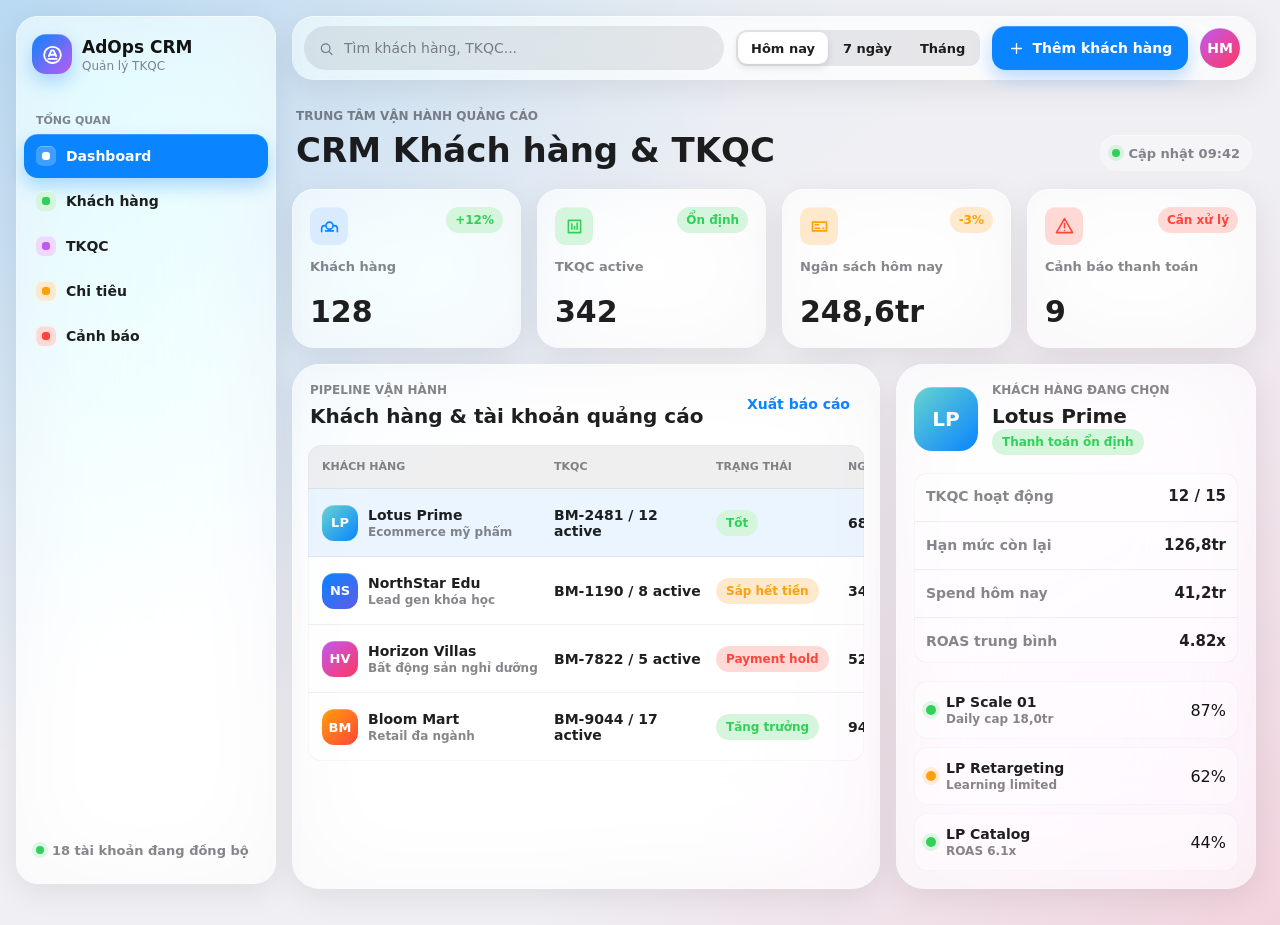
<file: skills/ui/examples/apple-ui/index.html>
<!doctype html>
<html lang="vi">
  <head>
    <meta charset="UTF-8" />
    <meta name="viewport" content="width=device-width, initial-scale=1.0" />
    <title>AdOps CRM</title>
    <link rel="stylesheet" href="styles.css" />
  </head>
  <body>
    <div class="app-shell">
      <aside class="sidebar glass-regular" aria-label="Điều hướng CRM">
        <div class="brand">
          <div class="brand-mark" aria-hidden="true">
            <svg viewBox="0 0 24 24" role="img">
              <path d="M4 12.3c0-4.2 3.4-7.6 7.6-7.6h.8c4.2 0 7.6 3.4 7.6 7.6v.2c0 4.2-3.4 7.6-7.6 7.6h-.8C7.4 20.1 4 16.7 4 12.5v-.2Z" />
              <path d="M8.5 13.5 11 8h2l2.5 5.5m-5.9-1.3h4.8M8 16.2h8" />
            </svg>
          </div>
          <div>
            <strong>AdOps CRM</strong>
            <span>Quản lý TKQC</span>
          </div>
        </div>

        <nav class="nav-stack">
          <p class="sidebar-section">Tổng quan</p>
          <a class="sidebar-row active" href="#">
            <span class="nav-icon blue"></span>
            Dashboard
          </a>
          <a class="sidebar-row" href="#">
            <span class="nav-icon green"></span>
            Khách hàng
          </a>
          <a class="sidebar-row" href="#">
            <span class="nav-icon purple"></span>
            TKQC
          </a>
          <a class="sidebar-row" href="#">
            <span class="nav-icon orange"></span>
            Chi tiêu
          </a>
          <a class="sidebar-row" href="#">
            <span class="nav-icon red"></span>
            Cảnh báo
          </a>
        </nav>

        <div class="sidebar-footer">
          <span class="live-dot"></span>
          18 tài khoản đang đồng bộ
        </div>
      </aside>

      <main class="workspace">
        <header class="toolbar glass-thin">
          <div class="mobile-brand">
            <div class="brand-mark small" aria-hidden="true">
              <svg viewBox="0 0 24 24" role="img">
                <path d="M4 12.3c0-4.2 3.4-7.6 7.6-7.6h.8c4.2 0 7.6 3.4 7.6 7.6v.2c0 4.2-3.4 7.6-7.6 7.6h-.8C7.4 20.1 4 16.7 4 12.5v-.2Z" />
                <path d="M8.5 13.5 11 8h2l2.5 5.5m-5.9-1.3h4.8M8 16.2h8" />
              </svg>
            </div>
            <span>AdOps</span>
          </div>

          <label class="search" aria-label="Tìm kiếm">
            <svg viewBox="0 0 24 24" aria-hidden="true">
              <path d="m21 21-4.35-4.35m1.35-5.15a6.5 6.5 0 1 1-13 0 6.5 6.5 0 0 1 13 0Z" />
            </svg>
            <input type="search" placeholder="Tìm khách hàng, TKQC..." />
          </label>

          <div class="segmented" aria-label="Bộ lọc thời gian">
            <button class="seg-item active" type="button">Hôm nay</button>
            <button class="seg-item" type="button">7 ngày</button>
            <button class="seg-item" type="button">Tháng</button>
          </div>

          <button class="btn-glass" type="button">
            <svg viewBox="0 0 24 24" aria-hidden="true">
              <path d="M12 5v14M5 12h14" />
            </svg>
            Thêm khách hàng
          </button>

          <div class="avatar" aria-label="Tài khoản HM">HM</div>
        </header>

        <section class="page-heading" aria-labelledby="page-title">
          <div>
            <p class="eyebrow">Trung tâm vận hành quảng cáo</p>
            <h1 id="page-title">CRM Khách hàng &amp; TKQC</h1>
          </div>
          <div class="sync-pill">
            <span class="live-dot"></span>
            Cập nhật 09:42
          </div>
        </section>

        <section class="stats-grid" aria-label="Chỉ số nhanh">
          <article class="stat-card glass-regular">
            <div class="stat-top">
              <div class="stat-icon blue">
                <svg viewBox="0 0 24 24" aria-hidden="true">
                  <path d="M16 11a4 4 0 1 0-8 0m8 0a4 4 0 1 1-8 0m8 0h1.5A3.5 3.5 0 0 1 21 14.5V18M8 11H6.5A3.5 3.5 0 0 0 3 14.5V18m4.5-1h9" />
                </svg>
              </div>
              <span class="trend up">+12%</span>
            </div>
            <p class="stat-label">Khách hàng</p>
            <strong class="stat-value">128</strong>
          </article>

          <article class="stat-card glass-regular">
            <div class="stat-top">
              <div class="stat-icon green">
                <svg viewBox="0 0 24 24" aria-hidden="true">
                  <path d="M5 19V5h14v14H5Zm4-4V9m3 6v-3m3 3V8" />
                </svg>
              </div>
              <span class="trend stable">Ổn định</span>
            </div>
            <p class="stat-label">TKQC active</p>
            <strong class="stat-value">342</strong>
          </article>

          <article class="stat-card glass-regular">
            <div class="stat-top">
              <div class="stat-icon orange">
                <svg viewBox="0 0 24 24" aria-hidden="true">
                  <path d="M4 7h16v10H4V7Zm3 3h4m5 4h1M7 14h5" />
                </svg>
              </div>
              <span class="trend down">-3%</span>
            </div>
            <p class="stat-label">Ngân sách hôm nay</p>
            <strong class="stat-value">248,6tr</strong>
          </article>

          <article class="stat-card glass-regular">
            <div class="stat-top">
              <div class="stat-icon red">
                <svg viewBox="0 0 24 24" aria-hidden="true">
                  <path d="M12 3 2.8 19h18.4L12 3Zm0 5.5v5m0 3h.01" />
                </svg>
              </div>
              <span class="trend alert">Cần xử lý</span>
            </div>
            <p class="stat-label">Cảnh báo thanh toán</p>
            <strong class="stat-value">9</strong>
          </article>
        </section>

        <section class="content-grid">
          <section class="table-panel glass-regular" aria-labelledby="table-title">
            <div class="panel-header">
              <div>
                <p class="eyebrow">Pipeline vận hành</p>
                <h2 id="table-title">Khách hàng &amp; tài khoản quảng cáo</h2>
              </div>
              <button class="btn-plain" type="button">Xuất báo cáo</button>
            </div>

            <div class="data-table" role="table" aria-label="Danh sách khách hàng và TKQC">
              <div class="table-row table-head" role="row">
                <span role="columnheader">Khách hàng</span>
                <span role="columnheader">TKQC</span>
                <span role="columnheader">Trạng thái</span>
                <span role="columnheader">Ngân sách</span>
                <span role="columnheader">Spend</span>
                <span role="columnheader">Owner</span>
              </div>

              <div class="table-row selected" role="row">
                <span class="client-cell" role="cell" data-label="Khách hàng">
                  <span class="client-logo mint">LP</span>
                  <span>
                    <strong>Lotus Prime</strong>
                    <small>Ecommerce mỹ phẩm</small>
                  </span>
                </span>
                <span role="cell" data-label="TKQC">BM-2481 / 12 active</span>
                <span role="cell" data-label="Trạng thái"><span class="badge success">Tốt</span></span>
                <span class="numeric" role="cell" data-label="Ngân sách">68,0tr</span>
                <span class="numeric" role="cell" data-label="Spend">41,2tr</span>
                <span role="cell" data-label="Owner">Minh Hà</span>
              </div>

              <div class="table-row" role="row">
                <span class="client-cell" role="cell" data-label="Khách hàng">
                  <span class="client-logo blue">NS</span>
                  <span>
                    <strong>NorthStar Edu</strong>
                    <small>Lead gen khóa học</small>
                  </span>
                </span>
                <span role="cell" data-label="TKQC">BM-1190 / 8 active</span>
                <span role="cell" data-label="Trạng thái"><span class="badge warning">Sắp hết tiền</span></span>
                <span class="numeric" role="cell" data-label="Ngân sách">34,5tr</span>
                <span class="numeric" role="cell" data-label="Spend">31,8tr</span>
                <span role="cell" data-label="Owner">Quang Anh</span>
              </div>

              <div class="table-row" role="row">
                <span class="client-cell" role="cell" data-label="Khách hàng">
                  <span class="client-logo purple">HV</span>
                  <span>
                    <strong>Horizon Villas</strong>
                    <small>Bất động sản nghỉ dưỡng</small>
                  </span>
                </span>
                <span role="cell" data-label="TKQC">BM-7822 / 5 active</span>
                <span role="cell" data-label="Trạng thái"><span class="badge error">Payment hold</span></span>
                <span class="numeric" role="cell" data-label="Ngân sách">52,0tr</span>
                <span class="numeric" role="cell" data-label="Spend">18,7tr</span>
                <span role="cell" data-label="Owner">Lan Chi</span>
              </div>

              <div class="table-row" role="row">
                <span class="client-cell" role="cell" data-label="Khách hàng">
                  <span class="client-logo orange">BM</span>
                  <span>
                    <strong>Bloom Mart</strong>
                    <small>Retail đa ngành</small>
                  </span>
                </span>
                <span role="cell" data-label="TKQC">BM-9044 / 17 active</span>
                <span role="cell" data-label="Trạng thái"><span class="badge success">Tăng trưởng</span></span>
                <span class="numeric" role="cell" data-label="Ngân sách">94,0tr</span>
                <span class="numeric" role="cell" data-label="Spend">72,5tr</span>
                <span role="cell" data-label="Owner">Minh Hà</span>
              </div>
            </div>
          </section>

          <aside class="detail-panel glass-regular" aria-labelledby="detail-title">
            <div class="detail-hero">
              <div class="client-logo large mint">LP</div>
              <div>
                <p class="eyebrow">Khách hàng đang chọn</p>
                <h2 id="detail-title">Lotus Prime</h2>
                <span class="badge success">Thanh toán ổn định</span>
              </div>
            </div>

            <div class="metric-list">
              <div class="metric-row">
                <span>TKQC hoạt động</span>
                <strong class="numeric">12 / 15</strong>
              </div>
              <div class="metric-row">
                <span>Hạn mức còn lại</span>
                <strong class="numeric">126,8tr</strong>
              </div>
              <div class="metric-row">
                <span>Spend hôm nay</span>
                <strong class="numeric">41,2tr</strong>
              </div>
              <div class="metric-row">
                <span>ROAS trung bình</span>
                <strong class="numeric">4.82x</strong>
              </div>
            </div>

            <div class="account-stack">
              <div class="mini-account">
                <span class="status-dot ok"></span>
                <div>
                  <strong>LP Scale 01</strong>
                  <small>Daily cap 18,0tr</small>
                </div>
                <span class="numeric">87%</span>
              </div>
              <div class="mini-account">
                <span class="status-dot watch"></span>
                <div>
                  <strong>LP Retargeting</strong>
                  <small>Learning limited</small>
                </div>
                <span class="numeric">62%</span>
              </div>
              <div class="mini-account">
                <span class="status-dot ok"></span>
                <div>
                  <strong>LP Catalog</strong>
                  <small>ROAS 6.1x</small>
                </div>
                <span class="numeric">44%</span>
              </div>
            </div>
          </aside>
        </section>
      </main>
    </div>

    <nav class="tab-bar glass-thin" aria-label="Điều hướng nhanh">
      <a class="tab-item active" href="#">
        <span class="tab-symbol dashboard"></span>
        Dashboard
      </a>
      <a class="tab-item" href="#">
        <span class="tab-symbol clients"></span>
        Khách hàng
      </a>
      <a class="tab-item" href="#">
        <span class="tab-symbol accounts"></span>
        TKQC
      </a>
      <a class="tab-item" href="#">
        <span class="tab-symbol alerts"></span>
        Cảnh báo
      </a>
    </nav>
  </body>
</html>
</file>
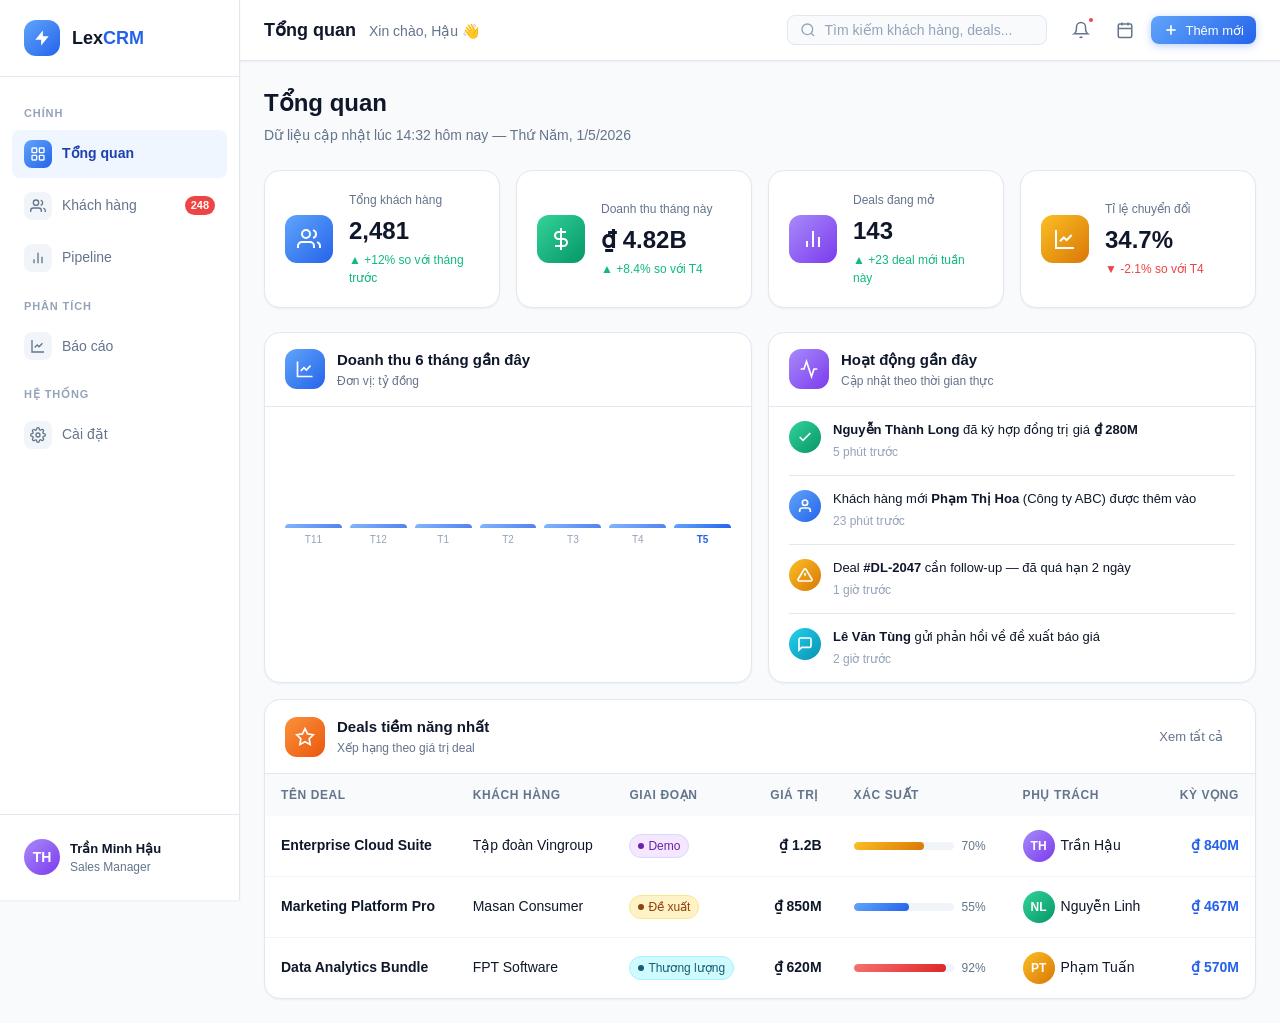
<file: skills/ui/examples/ui-crm/index.html>
<!DOCTYPE html>
<html lang="vi">
<head>
<meta charset="UTF-8">
<meta name="viewport" content="width=device-width, initial-scale=1.0">
<title>LexCRM — Quản lý khách hàng</title>
<style>
/* ===== CSS VARIABLES (ui-crm style guide) ===== */
:root {
  --c-primary: #2563eb;
  --c-primary-soft: #eff6ff;
  --c-primary-text: #1e40af;
  --c-success: #10b981;
  --c-success-soft: #d1fae5;
  --c-success-text: #065f46;
  --c-warning: #f59e0b;
  --c-warning-soft: #fef3c7;
  --c-warning-text: #92400e;
  --c-error: #ef4444;
  --c-error-soft: #fee2e2;
  --c-error-text: #991b1b;
  --c-info: #06b6d4;
  --c-info-soft: #cffafe;
  --c-info-text: #155e75;
  --c-purple: #8b5cf6;
  --c-purple-soft: #f3e8ff;
  --c-purple-text: #6b21a8;
  --c-orange: #f97316;
  --c-orange-soft: #ffedd5;
  --c-orange-text: #9a3412;
  --c-bg: #f8fafc;
  --c-surface: #ffffff;
  --c-border: #e2e8f0;
  --c-border-strong: #cbd5e1;
  --c-text: #0f172a;
  --c-text-secondary: #64748b;
  --c-text-tertiary: #94a3b8;

  --grad-blue: linear-gradient(135deg, #60a5fa, #2563eb);
  --grad-emerald: linear-gradient(135deg, #34d399, #059669);
  --grad-amber: linear-gradient(135deg, #fbbf24, #d97706);
  --grad-purple: linear-gradient(135deg, #a78bfa, #7c3aed);
  --grad-orange: linear-gradient(135deg, #fb923c, #ea580c);
  --grad-cyan: linear-gradient(135deg, #22d3ee, #0891b2);
  --grad-red: linear-gradient(135deg, #f87171, #dc2626);

  --shadow-sm: 0 1px 2px rgb(0 0 0 / 5%);
  --shadow-md: 0 4px 12px rgb(0 0 0 / 10%);
  --shadow-lg: 0 10px 25px rgb(0 0 0 / 15%);
  --shadow-xl: 0 25px 50px rgb(0 0 0 / 25%);
}

/* ===== RESET & BASE ===== */
*, *::before, *::after { box-sizing: border-box; margin: 0; padding: 0; }
body { font-family: -apple-system, BlinkMacSystemFont, 'Segoe UI', sans-serif; background: var(--c-bg); color: var(--c-text); font-size: 0.875rem; line-height: 1.5; }
button { cursor: pointer; font-family: inherit; border: none; }
input, select, textarea { font-family: inherit; }
a { text-decoration: none; color: inherit; }

/* ===== ANIMATIONS ===== */
@keyframes modalIn {
  from { opacity: 0; transform: scale(0.96) translateY(8px); }
  to   { opacity: 1; transform: scale(1) translateY(0); }
}
@keyframes slideUp {
  from { opacity: 0; transform: translateY(1rem); }
  to   { opacity: 1; transform: translateY(0); }
}
@keyframes fadeIn {
  from { opacity: 0; transform: translateY(4px); }
  to   { opacity: 1; transform: translateY(0); }
}
@keyframes pulseDot {
  0%,100% { opacity: 1; transform: scale(1); }
  50%     { opacity: 0.5; transform: scale(1.4); }
}
@keyframes skeleton {
  0%   { background-position: 200% 0; }
  100% { background-position: -200% 0; }
}

/* ===== LAYOUT ===== */
.app { display: flex; min-height: 100vh; }

/* ===== SIDEBAR ===== */
.sidebar {
  width: 240px;
  background: var(--c-surface);
  border-right: 1px solid var(--c-border);
  box-shadow: var(--shadow-sm);
  display: flex;
  flex-direction: column;
  position: fixed;
  top: 0; left: 0; bottom: 0;
  z-index: 100;
}
.sidebar-logo {
  padding: 1.25rem 1.5rem;
  border-bottom: 1px solid var(--c-border);
  display: flex;
  align-items: center;
  gap: 0.75rem;
}
.logo-icon {
  width: 2.25rem; height: 2.25rem;
  background: var(--grad-blue);
  border-radius: 0.75rem;
  display: flex; align-items: center; justify-content: center;
}
.logo-icon svg { width: 1.25rem; height: 1.25rem; fill: white; }
.logo-text { font-size: 1.125rem; font-weight: 700; color: var(--c-text); }
.logo-text span { color: var(--c-primary); }

.sidebar-nav { flex: 1; padding: 1rem 0.75rem; display: flex; flex-direction: column; gap: 0.25rem; }
.nav-section { font-size: 0.6875rem; font-weight: 600; color: var(--c-text-tertiary); text-transform: uppercase; letter-spacing: 0.08em; padding: 0.75rem 0.75rem 0.25rem; }
.nav-item {
  display: flex; align-items: center; gap: 0.625rem;
  padding: 0.625rem 0.75rem;
  border-radius: 0.5rem;
  color: var(--c-text-secondary);
  font-weight: 500;
  transition: all 0.15s ease;
  cursor: pointer;
}
.nav-item:hover { background: var(--c-bg); color: var(--c-text); }
.nav-item.active { background: var(--c-primary-soft); color: var(--c-primary-text); font-weight: 600; }
.nav-item.active .nav-icon { background: var(--grad-blue); }
.nav-icon {
  width: 1.75rem; height: 1.75rem;
  background: #f1f5f9;
  border-radius: 0.5rem;
  display: flex; align-items: center; justify-content: center;
  flex-shrink: 0;
  transition: all 0.15s;
}
.nav-icon svg { width: 1rem; height: 1rem; }
.nav-item:not(.active) .nav-icon svg { color: var(--c-text-secondary); }
.nav-item.active .nav-icon svg { color: white; }
.nav-badge {
  margin-left: auto;
  background: var(--c-error); color: white;
  font-size: 0.6875rem; font-weight: 600;
  padding: 0.0625rem 0.375rem;
  border-radius: 9999px;
}

.sidebar-footer {
  padding: 1rem;
  border-top: 1px solid var(--c-border);
}
.user-card {
  display: flex; align-items: center; gap: 0.625rem;
  padding: 0.5rem;
  border-radius: 0.5rem;
  cursor: pointer;
  transition: all 0.15s;
}
.user-card:hover { background: var(--c-bg); }
.avatar {
  width: 2.25rem; height: 2.25rem;
  background: var(--grad-purple);
  border-radius: 50%;
  display: flex; align-items: center; justify-content: center;
  color: white;
  font-size: 0.875rem;
  font-weight: 600;
  flex-shrink: 0;
}
.user-info .name { font-weight: 600; font-size: 0.8125rem; }
.user-info .role { font-size: 0.75rem; color: var(--c-text-secondary); }

/* ===== MAIN ===== */
.main {
  margin-left: 240px;
  flex: 1;
  display: flex;
  flex-direction: column;
}

/* ===== TOPBAR ===== */
.topbar {
  background: var(--c-surface);
  border-bottom: 1px solid var(--c-border);
  padding: 0.75rem 1.5rem;
  display: flex;
  align-items: center;
  gap: 1rem;
  position: sticky;
  top: 0;
  z-index: 50;
  box-shadow: var(--shadow-sm);
}
.page-title { font-size: 1.125rem; font-weight: 700; flex: 1; }
.page-title span { color: var(--c-text-secondary); font-weight: 400; font-size: 0.875rem; margin-left: 0.5rem; }

.search-box {
  display: flex; align-items: center; gap: 0.5rem;
  background: var(--c-bg);
  border: 1px solid var(--c-border);
  border-radius: 0.5rem;
  padding: 0.375rem 0.75rem;
  width: 260px;
  transition: all 0.15s;
}
.search-box:focus-within { border-color: var(--c-primary); box-shadow: 0 0 0 3px rgb(37 99 235 / 10%); }
.search-box svg { width: 1rem; height: 1rem; color: var(--c-text-tertiary); flex-shrink: 0; }
.search-box input { border: none; background: transparent; outline: none; font-size: 0.875rem; color: var(--c-text); width: 100%; }
.search-box input::placeholder { color: var(--c-text-tertiary); }

.topbar-actions { display: flex; align-items: center; gap: 0.5rem; }
.icon-btn {
  width: 2.25rem; height: 2.25rem;
  border-radius: 0.5rem;
  background: transparent;
  display: flex; align-items: center; justify-content: center;
  color: var(--c-text-secondary);
  transition: all 0.15s;
  position: relative;
}
.icon-btn:hover { background: var(--c-bg); color: var(--c-text); }
.icon-btn svg { width: 1.125rem; height: 1.125rem; }
.notif-dot {
  position: absolute;
  top: 0.25rem; right: 0.25rem;
  width: 0.5rem; height: 0.5rem;
  background: var(--c-error);
  border-radius: 50%;
  border: 2px solid white;
  animation: pulseDot 2s infinite;
}

/* ===== CONTENT ===== */
.content { padding: 1.5rem; animation: fadeIn 0.2s ease; }

/* ===== PAGE (visibility) ===== */
.page { display: none; }
.page.active { display: block; }

/* ===== STAT CARDS ===== */
.stats-grid {
  display: grid;
  grid-template-columns: repeat(auto-fit, minmax(220px, 1fr));
  gap: 1rem;
  margin-bottom: 1.5rem;
}
.stat-card {
  background: var(--c-surface);
  border: 1px solid var(--c-border);
  border-radius: 1rem;
  padding: 1.25rem;
  box-shadow: var(--shadow-sm);
  display: flex;
  align-items: center;
  gap: 1rem;
  transition: all 0.2s ease;
  cursor: default;
}
.stat-card:hover { box-shadow: var(--shadow-md); transform: translateY(-2px); }
.stat-icon {
  width: 3rem; height: 3rem;
  border-radius: 0.75rem;
  display: flex; align-items: center; justify-content: center;
  flex-shrink: 0;
}
.stat-icon svg { width: 1.5rem; height: 1.5rem; color: white; }
.stat-body { flex: 1; min-width: 0; }
.stat-label { font-size: 0.75rem; color: var(--c-text-secondary); margin-bottom: 0.25rem; }
.stat-value { font-size: 1.5rem; font-weight: 700; font-variant-numeric: tabular-nums; }
.stat-change { font-size: 0.75rem; margin-top: 0.125rem; }
.stat-change.up { color: var(--c-success); }
.stat-change.down { color: var(--c-error); }

/* ===== CARDS ===== */
.card {
  background: var(--c-surface);
  border: 1px solid var(--c-border);
  border-radius: 1rem;
  box-shadow: var(--shadow-sm);
  overflow: hidden;
}
.card-header {
  padding: 1rem 1.25rem;
  border-bottom: 1px solid var(--c-border);
  display: flex;
  align-items: center;
  gap: 0.75rem;
}
.card-icon {
  width: 2.5rem; height: 2.5rem;
  border-radius: 0.75rem;
  display: flex; align-items: center; justify-content: center;
  flex-shrink: 0;
}
.card-icon svg { width: 1.25rem; height: 1.25rem; color: white; }
.card-title { font-weight: 700; font-size: 0.9375rem; }
.card-subtitle { font-size: 0.75rem; color: var(--c-text-secondary); }
.card-actions { margin-left: auto; display: flex; gap: 0.5rem; }
.card-body { padding: 1.25rem; }

/* ===== BUTTONS ===== */
.btn {
  display: inline-flex; align-items: center; gap: 0.375rem;
  padding: 0.5rem 1rem;
  border-radius: 0.5rem;
  font-size: 0.875rem;
  font-weight: 500;
  transition: all 0.15s ease;
  cursor: pointer;
  border: none;
}
.btn svg { width: 1rem; height: 1rem; }
.btn:hover { transform: translateY(-1px); }

.btn-primary { background: var(--grad-blue); color: white; box-shadow: 0 2px 8px rgb(37 99 235 / 30%); }
.btn-primary:hover { box-shadow: 0 4px 12px rgb(37 99 235 / 40%); }
.btn-success { background: var(--grad-emerald); color: white; box-shadow: 0 2px 8px rgb(16 185 129 / 30%); }
.btn-secondary { background: white; color: var(--c-text); border: 1px solid var(--c-border); box-shadow: var(--shadow-sm); }
.btn-secondary:hover { border-color: var(--c-border-strong); box-shadow: var(--shadow-md); }
.btn-ghost { background: transparent; color: var(--c-text-secondary); }
.btn-ghost:hover { background: var(--c-bg); color: var(--c-text); transform: none; }
.btn-danger { background: var(--grad-red); color: white; }
.btn-sm { padding: 0.375rem 0.75rem; font-size: 0.8125rem; }

/* ===== BADGE ===== */
.badge {
  display: inline-flex; align-items: center; gap: 0.25rem;
  padding: 0.125rem 0.5rem;
  border-radius: 9999px;
  font-size: 0.75rem;
  font-weight: 500;
  border: 1px solid;
}
.badge-dot { width: 6px; height: 6px; border-radius: 50%; background: currentColor; }
.badge-success { background: var(--c-success-soft); color: var(--c-success-text); border-color: #a7f3d0; }
.badge-warning { background: var(--c-warning-soft); color: var(--c-warning-text); border-color: #fde68a; }
.badge-error   { background: var(--c-error-soft);   color: var(--c-error-text);   border-color: #fca5a5; }
.badge-info    { background: var(--c-info-soft);    color: var(--c-info-text);    border-color: #a5f3fc; }
.badge-purple  { background: var(--c-purple-soft);  color: var(--c-purple-text);  border-color: #ddd6fe; }
.badge-primary { background: var(--c-primary-soft); color: var(--c-primary-text); border-color: #bfdbfe; }
.badge-orange  { background: var(--c-orange-soft);  color: var(--c-orange-text);  border-color: #fed7aa; }

/* ===== TABLE ===== */
.table-wrap { overflow-x: auto; }
table { width: 100%; border-collapse: collapse; }
thead tr { background: #f8fafc; }
th {
  padding: 0.75rem 1rem;
  text-align: left;
  font-size: 0.75rem;
  font-weight: 600;
  color: var(--c-text-secondary);
  text-transform: uppercase;
  letter-spacing: 0.05em;
  white-space: nowrap;
}
td { padding: 0.875rem 1rem; border-bottom: 1px solid #f1f5f9; vertical-align: middle; }
tr:last-child td { border-bottom: none; }
tr:hover td { background: rgb(239 246 255 / 40%); }
.td-right { text-align: right; font-variant-numeric: tabular-nums; }
.td-mono { font-family: monospace; font-size: 0.75rem; color: var(--c-text-secondary); }

/* ===== TOOLBAR ===== */
.toolbar {
  display: flex;
  align-items: center;
  gap: 0.75rem;
  margin-bottom: 1rem;
  flex-wrap: wrap;
}
.toolbar-spacer { flex: 1; }
.filter-select {
  padding: 0.4375rem 0.75rem;
  border: 1px solid var(--c-border);
  border-radius: 0.5rem;
  background: white;
  font-size: 0.875rem;
  color: var(--c-text);
  outline: none;
  cursor: pointer;
  transition: all 0.15s;
}
.filter-select:focus { border-color: var(--c-primary); box-shadow: 0 0 0 3px rgb(37 99 235 / 10%); }

/* ===== AVATAR GROUP ===== */
.avatar-sm {
  width: 2rem; height: 2rem;
  border-radius: 50%;
  background: var(--grad-purple);
  display: flex; align-items: center; justify-content: center;
  color: white; font-size: 0.75rem; font-weight: 600;
  flex-shrink: 0;
}

/* ===== PROGRESS BAR ===== */
.progress-bar-wrap { background: #f1f5f9; border-radius: 9999px; height: 0.5rem; overflow: hidden; }
.progress-bar { height: 100%; border-radius: 9999px; transition: width 0.3s ease; }
.progress-bar.low { background: var(--grad-blue); }
.progress-bar.mid { background: var(--grad-amber); }
.progress-bar.high { background: var(--grad-red); }

/* ===== KANBAN ===== */
.kanban-wrap { display: flex; gap: 1rem; overflow-x: auto; padding-bottom: 1rem; }
.kanban-col {
  min-width: 280px;
  background: var(--c-bg);
  border: 1px solid var(--c-border);
  border-radius: 1rem;
  padding: 1rem;
  display: flex;
  flex-direction: column;
  gap: 0.75rem;
}
.kanban-col-header {
  display: flex; align-items: center; gap: 0.5rem;
  font-weight: 600; font-size: 0.875rem;
  margin-bottom: 0.25rem;
}
.kanban-col-count {
  margin-left: auto;
  background: var(--c-surface);
  border: 1px solid var(--c-border);
  border-radius: 9999px;
  padding: 0.0625rem 0.5rem;
  font-size: 0.75rem;
  color: var(--c-text-secondary);
}
.deal-card {
  background: var(--c-surface);
  border: 1px solid var(--c-border);
  border-radius: 0.75rem;
  padding: 0.875rem;
  box-shadow: var(--shadow-sm);
  cursor: pointer;
  transition: all 0.2s ease;
}
.deal-card:hover { box-shadow: var(--shadow-md); transform: translateY(-2px); }
.deal-name { font-weight: 600; font-size: 0.875rem; margin-bottom: 0.375rem; }
.deal-company { font-size: 0.75rem; color: var(--c-text-secondary); margin-bottom: 0.625rem; }
.deal-footer { display: flex; align-items: center; justify-content: space-between; }
.deal-value { font-weight: 700; font-size: 0.9375rem; font-variant-numeric: tabular-nums; }
.deal-due { font-size: 0.6875rem; color: var(--c-text-tertiary); }

/* ===== CHART BARS ===== */
.chart-bars { display: flex; align-items: flex-end; gap: 0.5rem; height: 120px; }
.chart-bar-col { flex: 1; display: flex; flex-direction: column; align-items: center; gap: 0.25rem; }
.chart-bar-fill { width: 100%; border-radius: 0.25rem 0.25rem 0 0; background: var(--grad-blue); opacity: 0.8; transition: all 0.3s; min-height: 4px; }
.chart-bar-fill:hover { opacity: 1; }
.chart-label { font-size: 0.625rem; color: var(--c-text-tertiary); }

/* ===== DONUT CHART ===== */
.donut-legend { display: flex; flex-direction: column; gap: 0.5rem; }
.legend-item { display: flex; align-items: center; gap: 0.5rem; font-size: 0.8125rem; }
.legend-dot { width: 10px; height: 10px; border-radius: 50%; flex-shrink: 0; }
.legend-val { margin-left: auto; font-weight: 600; font-variant-numeric: tabular-nums; }

/* ===== ACTIVITY ===== */
.activity-list { display: flex; flex-direction: column; gap: 0; }
.activity-item {
  display: flex; gap: 0.75rem;
  padding: 0.875rem 0;
  border-bottom: 1px solid var(--c-border);
}
.activity-item:last-child { border-bottom: none; }
.activity-dot-wrap { display: flex; flex-direction: column; align-items: center; gap: 0; }
.activity-dot { width: 2rem; height: 2rem; border-radius: 50%; display: flex; align-items: center; justify-content: center; flex-shrink: 0; }
.activity-dot svg { width: 1rem; height: 1rem; color: white; }
.activity-line { width: 1px; flex: 1; background: var(--c-border); margin-top: 4px; }
.activity-content { flex: 1; }
.activity-text { font-size: 0.8125rem; line-height: 1.4; }
.activity-text strong { font-weight: 600; }
.activity-time { font-size: 0.75rem; color: var(--c-text-tertiary); margin-top: 0.25rem; }

/* ===== DASHBOARD GRID ===== */
.dash-grid { display: grid; grid-template-columns: 1fr 1fr; gap: 1rem; }
.dash-grid .span2 { grid-column: 1 / -1; }
@media (max-width: 900px) { .dash-grid { grid-template-columns: 1fr; } }

/* ===== REPORT GRID ===== */
.report-grid { display: grid; grid-template-columns: 2fr 1fr; gap: 1rem; margin-bottom: 1rem; }
@media (max-width: 900px) { .report-grid { grid-template-columns: 1fr; } }

/* ===== CUSTOMER DETAIL ===== */
.detail-layout { display: grid; grid-template-columns: 1fr 2fr; gap: 1rem; }
@media (max-width: 900px) { .detail-layout { grid-template-columns: 1fr; } }
.detail-profile { text-align: center; padding: 2rem 1.5rem 1.5rem; }
.detail-avatar {
  width: 5rem; height: 5rem;
  background: var(--grad-purple);
  border-radius: 50%;
  display: flex; align-items: center; justify-content: center;
  color: white; font-size: 1.5rem; font-weight: 700;
  margin: 0 auto 1rem;
  box-shadow: var(--shadow-md);
}
.detail-name { font-size: 1.25rem; font-weight: 700; margin-bottom: 0.25rem; }
.detail-title { font-size: 0.875rem; color: var(--c-text-secondary); margin-bottom: 1rem; }
.detail-info { display: flex; flex-direction: column; gap: 0.75rem; margin-top: 1.5rem; text-align: left; }
.detail-info-row { display: flex; align-items: center; gap: 0.625rem; font-size: 0.8125rem; }
.detail-info-row svg { width: 1rem; height: 1rem; color: var(--c-text-tertiary); flex-shrink: 0; }

/* ===== MODAL ===== */
.modal-overlay {
  position: fixed; inset: 0;
  background: rgba(15,23,42,0.6);
  backdrop-filter: blur(4px);
  z-index: 200;
  display: flex; align-items: center; justify-content: center;
  padding: 1rem;
}
.modal {
  background: var(--c-surface);
  border-radius: 1rem;
  box-shadow: var(--shadow-xl);
  width: 100%; max-width: 32rem;
  animation: modalIn 0.2s ease-out;
}
.modal-header {
  padding: 1.25rem;
  border-bottom: 1px solid var(--c-border);
  display: flex; align-items: center; gap: 0.75rem;
}
.modal-body { padding: 1.25rem; display: flex; flex-direction: column; gap: 1rem; }
.modal-footer {
  padding: 1rem 1.25rem;
  border-top: 1px solid var(--c-border);
  display: flex; justify-content: flex-end; gap: 0.5rem;
}
.form-group { display: flex; flex-direction: column; gap: 0.375rem; }
.form-label { font-size: 0.8125rem; font-weight: 500; color: var(--c-text); }
.form-input {
  padding: 0.5rem 0.75rem;
  border: 1px solid var(--c-border);
  border-radius: 0.5rem;
  font-size: 0.875rem;
  color: var(--c-text);
  outline: none;
  transition: all 0.15s;
}
.form-input:focus { border-color: var(--c-primary); box-shadow: 0 0 0 3px rgb(37 99 235 / 10%); }
.form-row { display: grid; grid-template-columns: 1fr 1fr; gap: 0.75rem; }

/* ===== TOAST ===== */
.toast-container { position: fixed; bottom: 1.5rem; right: 1.5rem; z-index: 300; display: flex; flex-direction: column; gap: 0.5rem; }
.toast {
  display: flex; align-items: center; gap: 0.75rem;
  background: #1e293b; color: white;
  padding: 0.875rem 1.125rem;
  border-radius: 0.75rem;
  box-shadow: var(--shadow-lg);
  font-size: 0.875rem;
  animation: slideUp 0.3s ease;
  min-width: 280px;
}
.toast svg { width: 1.125rem; height: 1.125rem; flex-shrink: 0; }
.toast.success svg { color: #34d399; }
.toast.error svg { color: #f87171; }

/* ===== EMPTY STATE ===== */
.empty-state {
  display: flex; flex-direction: column; align-items: center; justify-content: center;
  padding: 4rem 2rem;
  text-align: center;
}
.empty-state svg { width: 4rem; height: 4rem; color: #cbd5e1; margin-bottom: 1rem; }
.empty-title { font-weight: 600; color: var(--c-text); font-size: 0.9375rem; margin-bottom: 0.375rem; }
.empty-desc { font-size: 0.875rem; color: var(--c-text-secondary); max-width: 28rem; }

/* ===== SECTION HEADER ===== */
.section-header { margin-bottom: 1.5rem; }
.section-header h1 { font-size: 1.5rem; font-weight: 700; }
.section-header p { font-size: 0.875rem; color: var(--c-text-secondary); margin-top: 0.25rem; }
</style>
</head>
<body>
<div class="app">

  <!-- ===== SIDEBAR ===== -->
  <aside class="sidebar">
    <div class="sidebar-logo">
      <div class="logo-icon">
        <svg viewBox="0 0 24 24"><path d="M13 10V3L4 14h7v7l9-11h-7z"/></svg>
      </div>
      <div class="logo-text">Lex<span>CRM</span></div>
    </div>

    <nav class="sidebar-nav">
      <div class="nav-section">Chính</div>
      <div class="nav-item active" onclick="showPage('dashboard',this)">
        <div class="nav-icon">
          <svg viewBox="0 0 24 24" fill="none" stroke="currentColor" stroke-width="2"><rect x="3" y="3" width="7" height="7" rx="1"/><rect x="14" y="3" width="7" height="7" rx="1"/><rect x="14" y="14" width="7" height="7" rx="1"/><rect x="3" y="14" width="7" height="7" rx="1"/></svg>
        </div>
        Tổng quan
      </div>
      <div class="nav-item" onclick="showPage('customers',this)">
        <div class="nav-icon">
          <svg viewBox="0 0 24 24" fill="none" stroke="currentColor" stroke-width="2"><path d="M17 21v-2a4 4 0 00-4-4H5a4 4 0 00-4 4v2"/><circle cx="9" cy="7" r="4"/><path d="M23 21v-2a4 4 0 00-3-3.87"/><path d="M16 3.13a4 4 0 010 7.75"/></svg>
        </div>
        Khách hàng
        <span class="nav-badge">248</span>
      </div>
      <div class="nav-item" onclick="showPage('pipeline',this)">
        <div class="nav-icon">
          <svg viewBox="0 0 24 24" fill="none" stroke="currentColor" stroke-width="2"><path d="M18 20V10M12 20V4M6 20v-6"/></svg>
        </div>
        Pipeline
      </div>
      <div class="nav-section">Phân tích</div>
      <div class="nav-item" onclick="showPage('reports',this)">
        <div class="nav-icon">
          <svg viewBox="0 0 24 24" fill="none" stroke="currentColor" stroke-width="2"><path d="M3 3v18h18"/><path d="M18.7 8l-5.1 5.2-2.8-2.7L7 14.3"/></svg>
        </div>
        Báo cáo
      </div>
      <div class="nav-section">Hệ thống</div>
      <div class="nav-item" onclick="showPage('settings',this)">
        <div class="nav-icon">
          <svg viewBox="0 0 24 24" fill="none" stroke="currentColor" stroke-width="2"><circle cx="12" cy="12" r="3"/><path d="M19.4 15a1.65 1.65 0 00.33 1.82l.06.06a2 2 0 010 2.83 2 2 0 01-2.83 0l-.06-.06a1.65 1.65 0 00-1.82-.33 1.65 1.65 0 00-1 1.51V21a2 2 0 01-4 0v-.09A1.65 1.65 0 009 19.4a1.65 1.65 0 00-1.82.33l-.06.06a2 2 0 01-2.83-2.83l.06-.06A1.65 1.65 0 004.68 15a1.65 1.65 0 00-1.51-1H3a2 2 0 010-4h.09A1.65 1.65 0 004.6 9a1.65 1.65 0 00-.33-1.82l-.06-.06a2 2 0 012.83-2.83l.06.06A1.65 1.65 0 009 4.68a1.65 1.65 0 001-1.51V3a2 2 0 014 0v.09a1.65 1.65 0 001 1.51 1.65 1.65 0 001.82-.33l.06-.06a2 2 0 012.83 2.83l-.06.06A1.65 1.65 0 0019.4 9a1.65 1.65 0 001.51 1H21a2 2 0 010 4h-.09a1.65 1.65 0 00-1.51 1z"/></svg>
        </div>
        Cài đặt
      </div>
    </nav>

    <div class="sidebar-footer">
      <div class="user-card">
        <div class="avatar">TH</div>
        <div class="user-info">
          <div class="name">Trần Minh Hậu</div>
          <div class="role">Sales Manager</div>
        </div>
      </div>
    </div>
  </aside>

  <!-- ===== MAIN ===== -->
  <div class="main">

    <!-- TOPBAR -->
    <header class="topbar">
      <div class="page-title" id="topbarTitle">Tổng quan <span>Xin chào, Hậu 👋</span></div>
      <div class="search-box">
        <svg viewBox="0 0 24 24" fill="none" stroke="currentColor" stroke-width="2"><circle cx="11" cy="11" r="8"/><path d="m21 21-4.35-4.35"/></svg>
        <input type="text" placeholder="Tìm kiếm khách hàng, deals...">
      </div>
      <div class="topbar-actions">
        <button class="icon-btn" title="Thông báo">
          <svg viewBox="0 0 24 24" fill="none" stroke="currentColor" stroke-width="2"><path d="M18 8A6 6 0 006 8c0 7-3 9-3 9h18s-3-2-3-9"/><path d="M13.73 21a2 2 0 01-3.46 0"/></svg>
          <span class="notif-dot"></span>
        </button>
        <button class="icon-btn" title="Lịch">
          <svg viewBox="0 0 24 24" fill="none" stroke="currentColor" stroke-width="2"><rect x="3" y="4" width="18" height="18" rx="2" ry="2"/><line x1="16" y1="2" x2="16" y2="6"/><line x1="8" y1="2" x2="8" y2="6"/><line x1="3" y1="10" x2="21" y2="10"/></svg>
        </button>
        <button class="btn btn-primary btn-sm" onclick="openModal('addCustomer')">
          <svg viewBox="0 0 24 24" fill="none" stroke="currentColor" stroke-width="2.5"><line x1="12" y1="5" x2="12" y2="19"/><line x1="5" y1="12" x2="19" y2="12"/></svg>
          Thêm mới
        </button>
      </div>
    </header>

    <!-- CONTENT -->
    <div class="content">

      <!-- ======= DASHBOARD ======= -->
      <div class="page active" id="page-dashboard">
        <div class="section-header">
          <h1>Tổng quan</h1>
          <p>Dữ liệu cập nhật lúc 14:32 hôm nay — Thứ Năm, 1/5/2026</p>
        </div>

        <!-- Stats -->
        <div class="stats-grid">
          <div class="stat-card">
            <div class="stat-icon" style="background:var(--grad-blue)">
              <svg viewBox="0 0 24 24" fill="none" stroke="currentColor" stroke-width="2"><path d="M17 21v-2a4 4 0 00-4-4H5a4 4 0 00-4 4v2"/><circle cx="9" cy="7" r="4"/><path d="M23 21v-2a4 4 0 00-3-3.87"/><path d="M16 3.13a4 4 0 010 7.75"/></svg>
            </div>
            <div class="stat-body">
              <div class="stat-label">Tổng khách hàng</div>
              <div class="stat-value">2,481</div>
              <div class="stat-change up">▲ +12% so với tháng trước</div>
            </div>
          </div>
          <div class="stat-card">
            <div class="stat-icon" style="background:var(--grad-emerald)">
              <svg viewBox="0 0 24 24" fill="none" stroke="currentColor" stroke-width="2"><line x1="12" y1="1" x2="12" y2="23"/><path d="M17 5H9.5a3.5 3.5 0 000 7h5a3.5 3.5 0 010 7H6"/></svg>
            </div>
            <div class="stat-body">
              <div class="stat-label">Doanh thu tháng này</div>
              <div class="stat-value">₫ 4.82B</div>
              <div class="stat-change up">▲ +8.4% so với T4</div>
            </div>
          </div>
          <div class="stat-card">
            <div class="stat-icon" style="background:var(--grad-purple)">
              <svg viewBox="0 0 24 24" fill="none" stroke="currentColor" stroke-width="2"><path d="M18 20V10M12 20V4M6 20v-6"/></svg>
            </div>
            <div class="stat-body">
              <div class="stat-label">Deals đang mở</div>
              <div class="stat-value">143</div>
              <div class="stat-change up">▲ +23 deal mới tuần này</div>
            </div>
          </div>
          <div class="stat-card">
            <div class="stat-icon" style="background:var(--grad-amber)">
              <svg viewBox="0 0 24 24" fill="none" stroke="currentColor" stroke-width="2"><path d="M3 3v18h18"/><path d="M18.7 8l-5.1 5.2-2.8-2.7L7 14.3"/></svg>
            </div>
            <div class="stat-body">
              <div class="stat-label">Tỉ lệ chuyển đổi</div>
              <div class="stat-value">34.7%</div>
              <div class="stat-change down">▼ -2.1% so với T4</div>
            </div>
          </div>
        </div>

        <!-- Charts + Activity -->
        <div class="dash-grid">
          <!-- Revenue Chart -->
          <div class="card">
            <div class="card-header">
              <div class="card-icon" style="background:var(--grad-blue)">
                <svg viewBox="0 0 24 24" fill="none" stroke="currentColor" stroke-width="2"><path d="M3 3v18h18"/><path d="M18.7 8l-5.1 5.2-2.8-2.7L7 14.3"/></svg>
              </div>
              <div>
                <div class="card-title">Doanh thu 6 tháng gần đây</div>
                <div class="card-subtitle">Đơn vị: tỷ đồng</div>
              </div>
            </div>
            <div class="card-body">
              <div class="chart-bars">
                <div class="chart-bar-col">
                  <div class="chart-bar-fill" style="height:52%"></div>
                  <div class="chart-label">T11</div>
                </div>
                <div class="chart-bar-col">
                  <div class="chart-bar-fill" style="height:68%"></div>
                  <div class="chart-label">T12</div>
                </div>
                <div class="chart-bar-col">
                  <div class="chart-bar-fill" style="height:44%"></div>
                  <div class="chart-label">T1</div>
                </div>
                <div class="chart-bar-col">
                  <div class="chart-bar-fill" style="height:60%"></div>
                  <div class="chart-label">T2</div>
                </div>
                <div class="chart-bar-col">
                  <div class="chart-bar-fill" style="height:82%"></div>
                  <div class="chart-label">T3</div>
                </div>
                <div class="chart-bar-col">
                  <div class="chart-bar-fill" style="height:75%"></div>
                  <div class="chart-label">T4</div>
                </div>
                <div class="chart-bar-col">
                  <div class="chart-bar-fill" style="height:90%; opacity:1"></div>
                  <div class="chart-label" style="color:var(--c-primary);font-weight:700">T5</div>
                </div>
              </div>
            </div>
          </div>

          <!-- Activity -->
          <div class="card">
            <div class="card-header">
              <div class="card-icon" style="background:var(--grad-purple)">
                <svg viewBox="0 0 24 24" fill="none" stroke="currentColor" stroke-width="2"><polyline points="22 12 18 12 15 21 9 3 6 12 2 12"/></svg>
              </div>
              <div>
                <div class="card-title">Hoạt động gần đây</div>
                <div class="card-subtitle">Cập nhật theo thời gian thực</div>
              </div>
            </div>
            <div class="card-body" style="padding:0 1.25rem">
              <div class="activity-list">
                <div class="activity-item">
                  <div class="activity-dot-wrap">
                    <div class="activity-dot" style="background:var(--grad-emerald)">
                      <svg viewBox="0 0 24 24" fill="none" stroke="currentColor" stroke-width="2.5"><polyline points="20 6 9 17 4 12"/></svg>
                    </div>
                  </div>
                  <div class="activity-content">
                    <div class="activity-text"><strong>Nguyễn Thành Long</strong> đã ký hợp đồng trị giá <strong>₫ 280M</strong></div>
                    <div class="activity-time">5 phút trước</div>
                  </div>
                </div>
                <div class="activity-item">
                  <div class="activity-dot-wrap">
                    <div class="activity-dot" style="background:var(--grad-blue)">
                      <svg viewBox="0 0 24 24" fill="none" stroke="currentColor" stroke-width="2.5"><path d="M20 21v-2a4 4 0 00-4-4H8a4 4 0 00-4 4v2"/><circle cx="12" cy="7" r="4"/></svg>
                    </div>
                  </div>
                  <div class="activity-content">
                    <div class="activity-text">Khách hàng mới <strong>Phạm Thị Hoa</strong> (Công ty ABC) được thêm vào</div>
                    <div class="activity-time">23 phút trước</div>
                  </div>
                </div>
                <div class="activity-item">
                  <div class="activity-dot-wrap">
                    <div class="activity-dot" style="background:var(--grad-amber)">
                      <svg viewBox="0 0 24 24" fill="none" stroke="currentColor" stroke-width="2.5"><path d="M10.29 3.86L1.82 18a2 2 0 001.71 3h16.94a2 2 0 001.71-3L13.71 3.86a2 2 0 00-3.42 0z"/><line x1="12" y1="9" x2="12" y2="13"/><line x1="12" y1="17" x2="12.01" y2="17"/></svg>
                    </div>
                  </div>
                  <div class="activity-content">
                    <div class="activity-text">Deal <strong>#DL-2047</strong> cần follow-up — đã quá hạn 2 ngày</div>
                    <div class="activity-time">1 giờ trước</div>
                  </div>
                </div>
                <div class="activity-item">
                  <div class="activity-dot-wrap">
                    <div class="activity-dot" style="background:var(--grad-cyan)">
                      <svg viewBox="0 0 24 24" fill="none" stroke="currentColor" stroke-width="2.5"><path d="M21 15a2 2 0 01-2 2H7l-4 4V5a2 2 0 012-2h14a2 2 0 012 2z"/></svg>
                    </div>
                  </div>
                  <div class="activity-content">
                    <div class="activity-text"><strong>Lê Văn Tùng</strong> gửi phản hồi về đề xuất báo giá</div>
                    <div class="activity-time">2 giờ trước</div>
                  </div>
                </div>
              </div>
            </div>
          </div>

          <!-- Top deals -->
          <div class="card span2">
            <div class="card-header">
              <div class="card-icon" style="background:var(--grad-orange)">
                <svg viewBox="0 0 24 24" fill="none" stroke="currentColor" stroke-width="2"><polygon points="12 2 15.09 8.26 22 9.27 17 14.14 18.18 21.02 12 17.77 5.82 21.02 7 14.14 2 9.27 8.91 8.26 12 2"/></svg>
              </div>
              <div>
                <div class="card-title">Deals tiềm năng nhất</div>
                <div class="card-subtitle">Xếp hạng theo giá trị deal</div>
              </div>
              <div class="card-actions">
                <button class="btn btn-ghost btn-sm">Xem tất cả</button>
              </div>
            </div>
            <div class="table-wrap">
              <table>
                <thead>
                  <tr>
                    <th>Tên deal</th>
                    <th>Khách hàng</th>
                    <th>Giai đoạn</th>
                    <th>Giá trị</th>
                    <th>Xác suất</th>
                    <th>Phụ trách</th>
                    <th class="td-right">Kỳ vọng</th>
                  </tr>
                </thead>
                <tbody>
                  <tr>
                    <td><strong>Enterprise Cloud Suite</strong></td>
                    <td>Tập đoàn Vingroup</td>
                    <td><span class="badge badge-purple"><span class="badge-dot"></span>Demo</span></td>
                    <td class="td-right" style="font-weight:700">₫ 1.2B</td>
                    <td>
                      <div style="display:flex;align-items:center;gap:0.5rem">
                        <div class="progress-bar-wrap" style="width:100px">
                          <div class="progress-bar mid" style="width:70%"></div>
                        </div>
                        <span style="font-size:0.75rem;color:var(--c-text-secondary)">70%</span>
                      </div>
                    </td>
                    <td><div style="display:flex;align-items:center;gap:0.375rem"><div class="avatar-sm">TH</div><span>Trần Hậu</span></div></td>
                    <td class="td-right" style="color:var(--c-primary);font-weight:600">₫ 840M</td>
                  </tr>
                  <tr>
                    <td><strong>Marketing Platform Pro</strong></td>
                    <td>Masan Consumer</td>
                    <td><span class="badge badge-warning"><span class="badge-dot"></span>Đề xuất</span></td>
                    <td class="td-right" style="font-weight:700">₫ 850M</td>
                    <td>
                      <div style="display:flex;align-items:center;gap:0.5rem">
                        <div class="progress-bar-wrap" style="width:100px">
                          <div class="progress-bar low" style="width:55%"></div>
                        </div>
                        <span style="font-size:0.75rem;color:var(--c-text-secondary)">55%</span>
                      </div>
                    </td>
                    <td><div style="display:flex;align-items:center;gap:0.375rem"><div class="avatar-sm" style="background:var(--grad-emerald)">NL</div><span>Nguyễn Linh</span></div></td>
                    <td class="td-right" style="color:var(--c-primary);font-weight:600">₫ 467M</td>
                  </tr>
                  <tr>
                    <td><strong>Data Analytics Bundle</strong></td>
                    <td>FPT Software</td>
                    <td><span class="badge badge-info"><span class="badge-dot"></span>Thương lượng</span></td>
                    <td class="td-right" style="font-weight:700">₫ 620M</td>
                    <td>
                      <div style="display:flex;align-items:center;gap:0.5rem">
                        <div class="progress-bar-wrap" style="width:100px">
                          <div class="progress-bar high" style="width:92%"></div>
                        </div>
                        <span style="font-size:0.75rem;color:var(--c-text-secondary)">92%</span>
                      </div>
                    </td>
                    <td><div style="display:flex;align-items:center;gap:0.375rem"><div class="avatar-sm" style="background:var(--grad-amber)">PT</div><span>Phạm Tuấn</span></div></td>
                    <td class="td-right" style="color:var(--c-primary);font-weight:600">₫ 570M</td>
                  </tr>
                </tbody>
              </table>
            </div>
          </div>
        </div>
      </div>

      <!-- ======= CUSTOMERS ======= -->
      <div class="page" id="page-customers">
        <div class="section-header">
          <h1>Danh sách khách hàng</h1>
          <p>Quản lý toàn bộ 2,481 khách hàng của bạn</p>
        </div>

        <div class="toolbar">
          <select class="filter-select">
            <option>Tất cả phân khúc</option>
            <option>Enterprise</option>
            <option>SMB</option>
            <option>Startup</option>
          </select>
          <select class="filter-select">
            <option>Tất cả trạng thái</option>
            <option>Đang hoạt động</option>
            <option>Tiềm năng</option>
            <option>Không hoạt động</option>
          </select>
          <select class="filter-select">
            <option>Sắp xếp: Mới nhất</option>
            <option>Sắp xếp: Doanh thu</option>
            <option>Sắp xếp: Tên A-Z</option>
          </select>
          <div class="toolbar-spacer"></div>
          <button class="btn btn-secondary btn-sm">
            <svg viewBox="0 0 24 24" fill="none" stroke="currentColor" stroke-width="2"><path d="M21 15v4a2 2 0 01-2 2H5a2 2 0 01-2-2v-4"/><polyline points="7 10 12 15 17 10"/><line x1="12" y1="15" x2="12" y2="3"/></svg>
            Xuất Excel
          </button>
          <button class="btn btn-primary btn-sm" onclick="openModal('addCustomer')">
            <svg viewBox="0 0 24 24" fill="none" stroke="currentColor" stroke-width="2.5"><line x1="12" y1="5" x2="12" y2="19"/><line x1="5" y1="12" x2="19" y2="12"/></svg>
            Thêm khách hàng
          </button>
        </div>

        <div class="card">
          <div class="table-wrap">
            <table>
              <thead>
                <tr>
                  <th><input type="checkbox" style="cursor:pointer"></th>
                  <th>Khách hàng</th>
                  <th>Công ty</th>
                  <th>Phân khúc</th>
                  <th>Trạng thái</th>
                  <th>Deals mở</th>
                  <th class="td-right">Doanh thu YTD</th>
                  <th>Phụ trách</th>
                  <th></th>
                </tr>
              </thead>
              <tbody>
                <tr style="cursor:pointer" onclick="showPage('detail',null)">
                  <td><input type="checkbox" style="cursor:pointer" onclick="event.stopPropagation()"></td>
                  <td>
                    <div style="display:flex;align-items:center;gap:0.625rem">
                      <div class="avatar-sm" style="background:var(--grad-blue)">NL</div>
                      <div>
                        <div style="font-weight:600">Nguyễn Thị Lan</div>
                        <div style="font-size:0.75rem;color:var(--c-text-secondary)">lan.nguyen@vingroup.vn</div>
                      </div>
                    </div>
                  </td>
                  <td>Tập đoàn Vingroup</td>
                  <td><span class="badge badge-purple">Enterprise</span></td>
                  <td><span class="badge badge-success"><span class="badge-dot"></span>Hoạt động</span></td>
                  <td style="text-align:center;font-weight:600">4</td>
                  <td class="td-right" style="font-weight:700">₫ 2.4B</td>
                  <td><div class="avatar-sm" style="background:var(--grad-purple)">TH</div></td>
                  <td>
                    <div style="display:flex;gap:0.25rem">
                      <button class="btn btn-ghost btn-sm" onclick="event.stopPropagation();showPage('detail',null)">Chi tiết</button>
                    </div>
                  </td>
                </tr>
                <tr style="cursor:pointer" onclick="showPage('detail',null)">
                  <td><input type="checkbox" style="cursor:pointer" onclick="event.stopPropagation()"></td>
                  <td>
                    <div style="display:flex;align-items:center;gap:0.625rem">
                      <div class="avatar-sm" style="background:var(--grad-emerald)">PT</div>
                      <div>
                        <div style="font-weight:600">Phạm Văn Tuấn</div>
                        <div style="font-size:0.75rem;color:var(--c-text-secondary)">tuan.pham@fpt.com.vn</div>
                      </div>
                    </div>
                  </td>
                  <td>FPT Software</td>
                  <td><span class="badge badge-purple">Enterprise</span></td>
                  <td><span class="badge badge-success"><span class="badge-dot"></span>Hoạt động</span></td>
                  <td style="text-align:center;font-weight:600">2</td>
                  <td class="td-right" style="font-weight:700">₫ 1.8B</td>
                  <td><div class="avatar-sm" style="background:var(--grad-orange)">PT</div></td>
                  <td><button class="btn btn-ghost btn-sm" onclick="event.stopPropagation();showPage('detail',null)">Chi tiết</button></td>
                </tr>
                <tr style="cursor:pointer" onclick="showPage('detail',null)">
                  <td><input type="checkbox" style="cursor:pointer" onclick="event.stopPropagation()"></td>
                  <td>
                    <div style="display:flex;align-items:center;gap:0.625rem">
                      <div class="avatar-sm" style="background:var(--grad-amber)">LT</div>
                      <div>
                        <div style="font-weight:600">Lê Thị Thu</div>
                        <div style="font-size:0.75rem;color:var(--c-text-secondary)">thu.le@masan.vn</div>
                      </div>
                    </div>
                  </td>
                  <td>Masan Consumer</td>
                  <td><span class="badge badge-info">SMB</span></td>
                  <td><span class="badge badge-warning"><span class="badge-dot"></span>Tiềm năng</span></td>
                  <td style="text-align:center;font-weight:600">1</td>
                  <td class="td-right" style="font-weight:700">₫ 850M</td>
                  <td><div class="avatar-sm" style="background:var(--grad-cyan)">NL</div></td>
                  <td><button class="btn btn-ghost btn-sm" onclick="event.stopPropagation();showPage('detail',null)">Chi tiết</button></td>
                </tr>
                <tr style="cursor:pointer" onclick="showPage('detail',null)">
                  <td><input type="checkbox" style="cursor:pointer" onclick="event.stopPropagation()"></td>
                  <td>
                    <div style="display:flex;align-items:center;gap:0.625rem">
                      <div class="avatar-sm" style="background:var(--grad-red)">HM</div>
                      <div>
                        <div style="font-weight:600">Hoàng Minh</div>
                        <div style="font-size:0.75rem;color:var(--c-text-secondary)">minh.hoang@techvn.io</div>
                      </div>
                    </div>
                  </td>
                  <td>TechVN Startup</td>
                  <td><span class="badge badge-orange">Startup</span></td>
                  <td><span class="badge badge-error"><span class="badge-dot"></span>Không HĐ</span></td>
                  <td style="text-align:center;color:var(--c-text-tertiary)">0</td>
                  <td class="td-right" style="font-weight:700">₫ 45M</td>
                  <td><div class="avatar-sm" style="background:var(--grad-red)">LT</div></td>
                  <td><button class="btn btn-ghost btn-sm" onclick="event.stopPropagation();showPage('detail',null)">Chi tiết</button></td>
                </tr>
                <tr style="cursor:pointer" onclick="showPage('detail',null)">
                  <td><input type="checkbox" style="cursor:pointer" onclick="event.stopPropagation()"></td>
                  <td>
                    <div style="display:flex;align-items:center;gap:0.625rem">
                      <div class="avatar-sm" style="background:var(--grad-cyan)">BT</div>
                      <div>
                        <div style="font-weight:600">Bùi Thị Thanh</div>
                        <div style="font-size:0.75rem;color:var(--c-text-secondary)">thanh.bui@viettel.vn</div>
                      </div>
                    </div>
                  </td>
                  <td>Viettel Group</td>
                  <td><span class="badge badge-purple">Enterprise</span></td>
                  <td><span class="badge badge-success"><span class="badge-dot"></span>Hoạt động</span></td>
                  <td style="text-align:center;font-weight:600">3</td>
                  <td class="td-right" style="font-weight:700">₫ 3.1B</td>
                  <td><div class="avatar-sm" style="background:var(--grad-emerald)">NT</div></td>
                  <td><button class="btn btn-ghost btn-sm" onclick="event.stopPropagation();showPage('detail',null)">Chi tiết</button></td>
                </tr>
              </tbody>
            </table>
          </div>
          <!-- Pagination -->
          <div style="padding:0.875rem 1.25rem;border-top:1px solid var(--c-border);display:flex;align-items:center;justify-content:space-between">
            <span style="font-size:0.8125rem;color:var(--c-text-secondary)">Hiển thị 1–5 / 2,481 khách hàng</span>
            <div style="display:flex;gap:0.25rem">
              <button class="btn btn-ghost btn-sm">‹ Trước</button>
              <button class="btn btn-primary btn-sm">1</button>
              <button class="btn btn-ghost btn-sm">2</button>
              <button class="btn btn-ghost btn-sm">3</button>
              <button class="btn btn-ghost btn-sm">...</button>
              <button class="btn btn-ghost btn-sm">496</button>
              <button class="btn btn-ghost btn-sm">Tiếp ›</button>
            </div>
          </div>
        </div>
      </div>

      <!-- ======= CUSTOMER DETAIL ======= -->
      <div class="page" id="page-detail">
        <div style="margin-bottom:1rem">
          <button class="btn btn-ghost btn-sm" onclick="showPage('customers',null)">
            <svg viewBox="0 0 24 24" fill="none" stroke="currentColor" stroke-width="2.5"><polyline points="15 18 9 12 15 6"/></svg>
            Quay lại danh sách
          </button>
        </div>

        <div class="detail-layout">
          <!-- Profile Card -->
          <div class="card" style="align-self:start">
            <div class="detail-profile">
              <div class="detail-avatar">NL</div>
              <div class="detail-name">Nguyễn Thị Lan</div>
              <div class="detail-title">Director of Technology — Tập đoàn Vingroup</div>
              <div style="display:flex;justify-content:center;gap:0.5rem;flex-wrap:wrap">
                <span class="badge badge-purple">Enterprise</span>
                <span class="badge badge-success"><span class="badge-dot"></span>Hoạt động</span>
              </div>
              <div class="detail-info">
                <div class="detail-info-row">
                  <svg viewBox="0 0 24 24" fill="none" stroke="currentColor" stroke-width="2"><path d="M4 4h16c1.1 0 2 .9 2 2v12c0 1.1-.9 2-2 2H4c-1.1 0-2-.9-2-2V6c0-1.1.9-2 2-2z"/><polyline points="22,6 12,13 2,6"/></svg>
                  lan.nguyen@vingroup.vn
                </div>
                <div class="detail-info-row">
                  <svg viewBox="0 0 24 24" fill="none" stroke="currentColor" stroke-width="2"><path d="M22 16.92v3a2 2 0 01-2.18 2 19.79 19.79 0 01-8.63-3.07A19.5 19.5 0 013.07 9.13a19.79 19.79 0 01-3.07-8.67A2 2 0 012.18 0h3a2 2 0 012 1.72c.127.96.361 1.903.7 2.81a2 2 0 01-.45 2.11L6.91 7.91a16 16 0 006.73 6.73l1.27-1.27a2 2 0 012.11-.45c.907.339 1.85.573 2.81.7a2 2 0 011.72 2.02z"/></svg>
                  +84 903 123 456
                </div>
                <div class="detail-info-row">
                  <svg viewBox="0 0 24 24" fill="none" stroke="currentColor" stroke-width="2"><path d="M21 10c0 7-9 13-9 13s-9-6-9-13a9 9 0 0118 0z"/><circle cx="12" cy="10" r="3"/></svg>
                  72 Trần Hưng Đạo, Q.1, TP.HCM
                </div>
                <div class="detail-info-row">
                  <svg viewBox="0 0 24 24" fill="none" stroke="currentColor" stroke-width="2"><rect x="3" y="4" width="18" height="18" rx="2" ry="2"/><line x1="16" y1="2" x2="16" y2="6"/><line x1="8" y1="2" x2="8" y2="6"/><line x1="3" y1="10" x2="21" y2="10"/></svg>
                  Khách từ: 15/03/2022
                </div>
              </div>
              <div style="margin-top:1.5rem;display:flex;gap:0.5rem">
                <button class="btn btn-primary btn-sm" style="flex:1">
                  <svg viewBox="0 0 24 24" fill="none" stroke="currentColor" stroke-width="2.5"><path d="M21 15a2 2 0 01-2 2H7l-4 4V5a2 2 0 012-2h14a2 2 0 012 2z"/></svg>
                  Nhắn tin
                </button>
                <button class="btn btn-secondary btn-sm" style="flex:1">
                  <svg viewBox="0 0 24 24" fill="none" stroke="currentColor" stroke-width="2"><path d="M22 16.92v3a2 2 0 01-2.18 2 19.79 19.79 0 01-8.63-3.07A19.5 19.5 0 013.07 9.13a19.79 19.79 0 01-3.07-8.67A2 2 0 012.18 0h3a2 2 0 012 1.72c.127.96.361 1.903.7 2.81a2 2 0 01-.45 2.11L6.91 7.91a16 16 0 006.73 6.73l1.27-1.27a2 2 0 012.11-.45c.907.339 1.85.573 2.81.7a2 2 0 011.72 2.02z"/></svg>
                  Gọi
                </button>
              </div>
            </div>
            <!-- Mini stats -->
            <div style="border-top:1px solid var(--c-border);padding:1rem;display:grid;grid-template-columns:1fr 1fr;gap:0.75rem">
              <div style="text-align:center">
                <div style="font-size:1.125rem;font-weight:700;color:var(--c-primary)">₫2.4B</div>
                <div style="font-size:0.6875rem;color:var(--c-text-secondary)">Doanh thu YTD</div>
              </div>
              <div style="text-align:center">
                <div style="font-size:1.125rem;font-weight:700;color:var(--c-success)">4</div>
                <div style="font-size:0.6875rem;color:var(--c-text-secondary)">Deals đang mở</div>
              </div>
              <div style="text-align:center">
                <div style="font-size:1.125rem;font-weight:700;color:var(--c-purple)">12</div>
                <div style="font-size:0.6875rem;color:var(--c-text-secondary)">Tổng giao dịch</div>
              </div>
              <div style="text-align:center">
                <div style="font-size:1.125rem;font-weight:700;color:var(--c-warning)">92%</div>
                <div style="font-size:0.6875rem;color:var(--c-text-secondary)">Tỉ lệ hài lòng</div>
              </div>
            </div>
          </div>

          <!-- Right panel -->
          <div style="display:flex;flex-direction:column;gap:1rem">
            <!-- Deals -->
            <div class="card">
              <div class="card-header">
                <div class="card-icon" style="background:var(--grad-purple)">
                  <svg viewBox="0 0 24 24" fill="none" stroke="currentColor" stroke-width="2"><path d="M18 20V10M12 20V4M6 20v-6"/></svg>
                </div>
                <div><div class="card-title">Deals hiện tại</div><div class="card-subtitle">4 deals đang mở</div></div>
                <div class="card-actions"><button class="btn btn-primary btn-sm">+ Deal mới</button></div>
              </div>
              <div class="card-body" style="padding:0">
                <table><tbody>
                  <tr>
                    <td><div style="font-weight:600">Enterprise Cloud Suite</div><div class="td-mono">#DL-2041</div></td>
                    <td><span class="badge badge-purple">Demo</span></td>
                    <td class="td-right" style="font-weight:700">₫ 1.2B</td>
                    <td class="td-right"><div class="progress-bar-wrap" style="width:80px"><div class="progress-bar mid" style="width:70%"></div></div></td>
                  </tr>
                  <tr>
                    <td><div style="font-weight:600">Support Premium 2yr</div><div class="td-mono">#DL-2038</div></td>
                    <td><span class="badge badge-success">Đã ký</span></td>
                    <td class="td-right" style="font-weight:700">₫ 420M</td>
                    <td class="td-right"><div class="progress-bar-wrap" style="width:80px"><div class="progress-bar high" style="width:100%"></div></div></td>
                  </tr>
                  <tr>
                    <td><div style="font-weight:600">Analytics Add-on</div><div class="td-mono">#DL-2056</div></td>
                    <td><span class="badge badge-warning">Đề xuất</span></td>
                    <td class="td-right" style="font-weight:700">₫ 280M</td>
                    <td class="td-right"><div class="progress-bar-wrap" style="width:80px"><div class="progress-bar low" style="width:40%"></div></div></td>
                  </tr>
                </tbody></table>
              </div>
            </div>

            <!-- Notes + Activity -->
            <div class="card">
              <div class="card-header">
                <div class="card-icon" style="background:var(--grad-cyan)">
                  <svg viewBox="0 0 24 24" fill="none" stroke="currentColor" stroke-width="2"><path d="M14 2H6a2 2 0 00-2 2v16a2 2 0 002 2h12a2 2 0 002-2V8z"/><polyline points="14 2 14 8 20 8"/></svg>
                </div>
                <div><div class="card-title">Ghi chú & Hoạt động</div></div>
                <div class="card-actions"><button class="btn btn-secondary btn-sm">+ Thêm ghi chú</button></div>
              </div>
              <div class="card-body" style="padding:0 1.25rem">
                <div class="activity-list">
                  <div class="activity-item">
                    <div class="activity-dot-wrap">
                      <div class="activity-dot" style="background:var(--grad-blue)">
                        <svg viewBox="0 0 24 24" fill="none" stroke="currentColor" stroke-width="2.5"><path d="M21 15a2 2 0 01-2 2H7l-4 4V5a2 2 0 012-2h14a2 2 0 012 2z"/></svg>
                      </div>
                    </div>
                    <div class="activity-content">
                      <div class="activity-text">Cuộc họp demo Cloud Suite diễn ra tốt. Khách hàng ấn tượng với tính năng realtime sync. Dự kiến báo giá chính thức tuần sau.</div>
                      <div class="activity-time">29/04/2026 — 10:30 · Trần Hậu</div>
                    </div>
                  </div>
                  <div class="activity-item">
                    <div class="activity-dot-wrap">
                      <div class="activity-dot" style="background:var(--grad-emerald)">
                        <svg viewBox="0 0 24 24" fill="none" stroke="currentColor" stroke-width="2.5"><polyline points="20 6 9 17 4 12"/></svg>
                      </div>
                    </div>
                    <div class="activity-content">
                      <div class="activity-text">Hợp đồng Support Premium 2 năm đã ký. Bắt đầu onboarding từ 01/05/2026.</div>
                      <div class="activity-time">25/04/2026 — 15:00 · Trần Hậu</div>
                    </div>
                  </div>
                  <div class="activity-item">
                    <div class="activity-dot-wrap">
                      <div class="activity-dot" style="background:var(--grad-amber)">
                        <svg viewBox="0 0 24 24" fill="none" stroke="currentColor" stroke-width="2.5"><path d="M22 16.92v3a2 2 0 01-2.18 2 19.79 19.79 0 01-8.63-3.07"/><path d="M16.9 2a2 2 0 012.18 2"/></svg>
                      </div>
                    </div>
                    <div class="activity-content">
                      <div class="activity-text">Cuộc gọi tư vấn Analytics Add-on. Cần thêm case study từ ngành bán lẻ.</div>
                      <div class="activity-time">20/04/2026 — 09:15 · Nguyễn Linh</div>
                    </div>
                  </div>
                </div>
              </div>
            </div>
          </div>
        </div>
      </div>

      <!-- ======= PIPELINE ======= -->
      <div class="page" id="page-pipeline">
        <div class="section-header">
          <h1>Pipeline Deals</h1>
          <p>143 deals đang mở — Tổng giá trị kỳ vọng: ₫ 18.4B</p>
        </div>

        <div class="toolbar">
          <select class="filter-select"><option>Tất cả nhân viên</option><option>Trần Hậu</option><option>Nguyễn Linh</option></select>
          <select class="filter-select"><option>Tháng 5/2026</option><option>Tháng 4/2026</option></select>
          <div class="toolbar-spacer"></div>
          <button class="btn btn-primary btn-sm" onclick="openModal('addDeal')">
            <svg viewBox="0 0 24 24" fill="none" stroke="currentColor" stroke-width="2.5"><line x1="12" y1="5" x2="12" y2="19"/><line x1="5" y1="12" x2="19" y2="12"/></svg>
            Thêm Deal
          </button>
        </div>

        <div class="kanban-wrap">
          <!-- Tiếp cận -->
          <div class="kanban-col">
            <div class="kanban-col-header">
              <div style="width:10px;height:10px;border-radius:50%;background:var(--c-info)"></div>
              Tiếp cận
              <span class="kanban-col-count">32</span>
            </div>
            <div class="deal-card" onclick="openModal('dealDetail')">
              <div class="deal-name">CRM Implementation</div>
              <div class="deal-company">Công ty Cổ phần Techcombank</div>
              <div style="margin-bottom:0.5rem"><span class="badge badge-info">Mới</span></div>
              <div class="deal-footer">
                <div class="deal-value" style="color:var(--c-primary)">₫ 380M</div>
                <div class="deal-due">Hạn: 15/05</div>
              </div>
            </div>
            <div class="deal-card">
              <div class="deal-name">Digital Transform Package</div>
              <div class="deal-company">Saigon Co.op</div>
              <div style="margin-bottom:0.5rem"><span class="badge badge-info">Mới</span></div>
              <div class="deal-footer">
                <div class="deal-value" style="color:var(--c-primary)">₫ 520M</div>
                <div class="deal-due">Hạn: 20/05</div>
              </div>
            </div>
            <div class="deal-card">
              <div class="deal-name">Cloud Migration</div>
              <div class="deal-company">PetroVietnam Gas</div>
              <div style="margin-bottom:0.5rem"><span class="badge badge-info">Mới</span></div>
              <div class="deal-footer">
                <div class="deal-value" style="color:var(--c-primary)">₫ 1.1B</div>
                <div class="deal-due">Hạn: 30/05</div>
              </div>
            </div>
            <button class="btn btn-ghost btn-sm" style="width:100%;justify-content:center;border:1px dashed var(--c-border)">+ Thêm deal</button>
          </div>

          <!-- Đề xuất -->
          <div class="kanban-col">
            <div class="kanban-col-header">
              <div style="width:10px;height:10px;border-radius:50%;background:var(--c-warning)"></div>
              Đề xuất
              <span class="kanban-col-count">28</span>
            </div>
            <div class="deal-card">
              <div class="deal-name">Marketing Platform Pro</div>
              <div class="deal-company">Masan Consumer</div>
              <div style="margin-bottom:0.5rem"><span class="badge badge-warning">Đề xuất</span></div>
              <div class="deal-footer">
                <div class="deal-value" style="color:var(--c-warning-text)">₫ 850M</div>
                <div class="deal-due">Hạn: 10/05</div>
              </div>
            </div>
            <div class="deal-card">
              <div class="deal-name">Security Audit Suite</div>
              <div class="deal-company">ACB Bank</div>
              <div style="margin-bottom:0.5rem"><span class="badge badge-warning">Chờ phản hồi</span></div>
              <div class="deal-footer">
                <div class="deal-value" style="color:var(--c-warning-text)">₫ 240M</div>
                <div class="deal-due" style="color:var(--c-error)">Quá hạn 2 ngày</div>
              </div>
            </div>
            <button class="btn btn-ghost btn-sm" style="width:100%;justify-content:center;border:1px dashed var(--c-border)">+ Thêm deal</button>
          </div>

          <!-- Demo -->
          <div class="kanban-col">
            <div class="kanban-col-header">
              <div style="width:10px;height:10px;border-radius:50%;background:var(--c-purple)"></div>
              Demo
              <span class="kanban-col-count">19</span>
            </div>
            <div class="deal-card">
              <div class="deal-name">Enterprise Cloud Suite</div>
              <div class="deal-company">Tập đoàn Vingroup</div>
              <div style="margin-bottom:0.5rem"><span class="badge badge-purple">Demo T5</span></div>
              <div class="deal-footer">
                <div class="deal-value" style="color:var(--c-purple-text)">₫ 1.2B</div>
                <div class="deal-due">Hạn: 07/05</div>
              </div>
            </div>
            <div class="deal-card">
              <div class="deal-name">HR Management System</div>
              <div class="deal-company">Vietnam Airlines</div>
              <div style="margin-bottom:0.5rem"><span class="badge badge-purple">Lên lịch</span></div>
              <div class="deal-footer">
                <div class="deal-value" style="color:var(--c-purple-text)">₫ 680M</div>
                <div class="deal-due">Hạn: 12/05</div>
              </div>
            </div>
            <button class="btn btn-ghost btn-sm" style="width:100%;justify-content:center;border:1px dashed var(--c-border)">+ Thêm deal</button>
          </div>

          <!-- Thương lượng -->
          <div class="kanban-col">
            <div class="kanban-col-header">
              <div style="width:10px;height:10px;border-radius:50%;background:var(--c-orange)"></div>
              Thương lượng
              <span class="kanban-col-count">15</span>
            </div>
            <div class="deal-card">
              <div class="deal-name">Data Analytics Bundle</div>
              <div class="deal-company">FPT Software</div>
              <div style="margin-bottom:0.5rem"><span class="badge badge-orange">Giá cuối</span></div>
              <div class="deal-footer">
                <div class="deal-value" style="color:var(--c-orange-text)">₫ 620M</div>
                <div class="deal-due">Hạn: 03/05</div>
              </div>
            </div>
            <button class="btn btn-ghost btn-sm" style="width:100%;justify-content:center;border:1px dashed var(--c-border)">+ Thêm deal</button>
          </div>

          <!-- Đã ký -->
          <div class="kanban-col">
            <div class="kanban-col-header">
              <div style="width:10px;height:10px;border-radius:50%;background:var(--c-success)"></div>
              Đã ký
              <span class="kanban-col-count">49</span>
            </div>
            <div class="deal-card">
              <div class="deal-name">Support Premium 2yr</div>
              <div class="deal-company">Vingroup</div>
              <div style="margin-bottom:0.5rem"><span class="badge badge-success">Hoàn thành</span></div>
              <div class="deal-footer">
                <div class="deal-value" style="color:var(--c-success-text)">₫ 420M</div>
                <div class="deal-due">Ký: 25/04</div>
              </div>
            </div>
            <div class="deal-card">
              <div class="deal-name">ERP Renewal 2026</div>
              <div class="deal-company">Viettel Group</div>
              <div style="margin-bottom:0.5rem"><span class="badge badge-success">Hoàn thành</span></div>
              <div class="deal-footer">
                <div class="deal-value" style="color:var(--c-success-text)">₫ 1.8B</div>
                <div class="deal-due">Ký: 22/04</div>
              </div>
            </div>
            <button class="btn btn-ghost btn-sm" style="width:100%;justify-content:center;border:1px dashed var(--c-border)">+ Thêm deal</button>
          </div>
        </div>
      </div>

      <!-- ======= REPORTS ======= -->
      <div class="page" id="page-reports">
        <div class="section-header">
          <h1>Báo cáo & Phân tích</h1>
          <p>Tháng 5/2026 — So sánh với tháng trước</p>
        </div>

        <div class="stats-grid" style="margin-bottom:1rem">
          <div class="stat-card">
            <div class="stat-icon" style="background:var(--grad-emerald)"><svg viewBox="0 0 24 24" fill="none" stroke="currentColor" stroke-width="2"><polyline points="23 6 13.5 15.5 8.5 10.5 1 18"/><polyline points="17 6 23 6 23 12"/></svg></div>
            <div class="stat-body"><div class="stat-label">Tăng trưởng doanh thu</div><div class="stat-value">+8.4%</div><div class="stat-change up">▲ So với T4/2026</div></div>
          </div>
          <div class="stat-card">
            <div class="stat-icon" style="background:var(--grad-blue)"><svg viewBox="0 0 24 24" fill="none" stroke="currentColor" stroke-width="2"><path d="M17 21v-2a4 4 0 00-4-4H5a4 4 0 00-4 4v2"/><circle cx="9" cy="7" r="4"/><path d="M23 21v-2a4 4 0 00-3-3.87"/></svg></div>
            <div class="stat-body"><div class="stat-label">Khách hàng mới T5</div><div class="stat-value">127</div><div class="stat-change up">▲ +14 so với T4</div></div>
          </div>
          <div class="stat-card">
            <div class="stat-icon" style="background:var(--grad-orange)"><svg viewBox="0 0 24 24" fill="none" stroke="currentColor" stroke-width="2"><circle cx="12" cy="12" r="10"/><polyline points="12 6 12 12 16 14"/></svg></div>
            <div class="stat-body"><div class="stat-label">Thời gian chốt deal TB</div><div class="stat-value">18 ngày</div><div class="stat-change up">▼ -3 ngày so với T4</div></div>
          </div>
          <div class="stat-card">
            <div class="stat-icon" style="background:var(--grad-purple)"><svg viewBox="0 0 24 24" fill="none" stroke="currentColor" stroke-width="2"><polygon points="12 2 15.09 8.26 22 9.27 17 14.14 18.18 21.02 12 17.77 5.82 21.02 7 14.14 2 9.27 8.91 8.26 12 2"/></svg></div>
            <div class="stat-body"><div class="stat-label">NPS Score</div><div class="stat-value">78</div><div class="stat-change up">▲ +5 điểm so với T4</div></div>
          </div>
        </div>

        <div class="report-grid">
          <!-- Monthly Revenue -->
          <div class="card">
            <div class="card-header">
              <div class="card-icon" style="background:var(--grad-blue)"><svg viewBox="0 0 24 24" fill="none" stroke="currentColor" stroke-width="2"><path d="M3 3v18h18"/><path d="M18.7 8l-5.1 5.2-2.8-2.7L7 14.3"/></svg></div>
              <div><div class="card-title">Doanh thu theo tháng</div><div class="card-subtitle">12 tháng gần nhất</div></div>
            </div>
            <div class="card-body">
              <div class="chart-bars" style="height:160px">
                <div class="chart-bar-col"><div class="chart-bar-fill" style="height:40%"></div><div class="chart-label">T6</div></div>
                <div class="chart-bar-col"><div class="chart-bar-fill" style="height:55%"></div><div class="chart-label">T7</div></div>
                <div class="chart-bar-col"><div class="chart-bar-fill" style="height:48%"></div><div class="chart-label">T8</div></div>
                <div class="chart-bar-col"><div class="chart-bar-fill" style="height:62%"></div><div class="chart-label">T9</div></div>
                <div class="chart-bar-col"><div class="chart-bar-fill" style="height:71%"></div><div class="chart-label">T10</div></div>
                <div class="chart-bar-col"><div class="chart-bar-fill" style="height:52%"></div><div class="chart-label">T11</div></div>
                <div class="chart-bar-col"><div class="chart-bar-fill" style="height:88%"></div><div class="chart-label">T12</div></div>
                <div class="chart-bar-col"><div class="chart-bar-fill" style="height:44%"></div><div class="chart-label">T1</div></div>
                <div class="chart-bar-col"><div class="chart-bar-fill" style="height:60%"></div><div class="chart-label">T2</div></div>
                <div class="chart-bar-col"><div class="chart-bar-fill" style="height:76%"></div><div class="chart-label">T3</div></div>
                <div class="chart-bar-col"><div class="chart-bar-fill" style="height:75%;opacity:0.8"></div><div class="chart-label">T4</div></div>
                <div class="chart-bar-col"><div class="chart-bar-fill" style="height:90%;opacity:1"></div><div class="chart-label" style="color:var(--c-primary);font-weight:700">T5</div></div>
              </div>
            </div>
          </div>

          <!-- Segment distribution -->
          <div class="card">
            <div class="card-header">
              <div class="card-icon" style="background:var(--grad-purple)"><svg viewBox="0 0 24 24" fill="none" stroke="currentColor" stroke-width="2"><circle cx="12" cy="12" r="10"/><path d="M12 2a10 10 0 010 20"/><path d="M2 12h20"/></svg></div>
              <div><div class="card-title">Phân khúc KH</div></div>
            </div>
            <div class="card-body">
              <div style="display:flex;justify-content:center;margin-bottom:1.5rem">
                <svg width="120" height="120" viewBox="0 0 120 120">
                  <circle cx="60" cy="60" r="50" fill="none" stroke="#f1f5f9" stroke-width="20"/>
                  <circle cx="60" cy="60" r="50" fill="none" stroke="#2563eb" stroke-width="20" stroke-dasharray="157 157" stroke-dashoffset="0" transform="rotate(-90 60 60)"/>
                  <circle cx="60" cy="60" r="50" fill="none" stroke="#8b5cf6" stroke-width="20" stroke-dasharray="94 220" stroke-dashoffset="-157" transform="rotate(-90 60 60)"/>
                  <circle cx="60" cy="60" r="50" fill="none" stroke="#10b981" stroke-width="20" stroke-dasharray="64 250" stroke-dashoffset="-251" transform="rotate(-90 60 60)"/>
                  <circle cx="60" cy="60" r="28" fill="white"/>
                  <text x="60" y="63" text-anchor="middle" font-size="11" font-weight="700" fill="#0f172a">2,481</text>
                  <text x="60" y="75" text-anchor="middle" font-size="8" fill="#94a3b8">khách</text>
                </svg>
              </div>
              <div class="donut-legend">
                <div class="legend-item"><div class="legend-dot" style="background:#2563eb"></div>Enterprise<div class="legend-val">1,240 <span style="color:var(--c-text-tertiary);font-weight:400">(50%)</span></div></div>
                <div class="legend-item"><div class="legend-dot" style="background:#8b5cf6"></div>SMB<div class="legend-val">744 <span style="color:var(--c-text-tertiary);font-weight:400">(30%)</span></div></div>
                <div class="legend-item"><div class="legend-dot" style="background:#10b981"></div>Startup<div class="legend-val">497 <span style="color:var(--c-text-tertiary);font-weight:400">(20%)</span></div></div>
              </div>
            </div>
          </div>
        </div>

        <!-- Top sales reps -->
        <div class="card">
          <div class="card-header">
            <div class="card-icon" style="background:var(--grad-amber)"><svg viewBox="0 0 24 24" fill="none" stroke="currentColor" stroke-width="2"><polygon points="12 2 15.09 8.26 22 9.27 17 14.14 18.18 21.02 12 17.77 5.82 21.02 7 14.14 2 9.27 8.91 8.26 12 2"/></svg></div>
            <div><div class="card-title">Bảng xếp hạng nhân viên</div><div class="card-subtitle">Doanh thu tháng 5/2026</div></div>
          </div>
          <div class="table-wrap">
            <table>
              <thead><tr><th>#</th><th>Nhân viên</th><th>Deals đã ký</th><th>KH mới</th><th class="td-right">Doanh thu</th><th>Tiến độ KPI</th><th>So với T4</th></tr></thead>
              <tbody>
                <tr>
                  <td><span style="font-weight:700;font-size:1.125rem;color:var(--c-warning)">🥇</span></td>
                  <td><div style="display:flex;align-items:center;gap:0.625rem"><div class="avatar-sm" style="background:var(--grad-purple)">TH</div><div><div style="font-weight:600">Trần Minh Hậu</div><div style="font-size:0.75rem;color:var(--c-text-secondary)">Sales Manager</div></div></div></td>
                  <td style="text-align:center;font-weight:600">18</td>
                  <td style="text-align:center;font-weight:600">34</td>
                  <td class="td-right" style="font-weight:700">₫ 1.84B</td>
                  <td><div style="display:flex;align-items:center;gap:0.5rem"><div class="progress-bar-wrap" style="width:120px"><div class="progress-bar high" style="width:92%"></div></div><span style="font-size:0.75rem">92%</span></div></td>
                  <td><span class="badge badge-success">▲ +18%</span></td>
                </tr>
                <tr>
                  <td><span style="font-weight:700;font-size:1.125rem;color:var(--c-text-tertiary)">🥈</span></td>
                  <td><div style="display:flex;align-items:center;gap:0.625rem"><div class="avatar-sm" style="background:var(--grad-emerald)">NL</div><div><div style="font-weight:600">Nguyễn Thị Linh</div><div style="font-size:0.75rem;color:var(--c-text-secondary)">Senior Sales</div></div></div></td>
                  <td style="text-align:center;font-weight:600">14</td>
                  <td style="text-align:center;font-weight:600">28</td>
                  <td class="td-right" style="font-weight:700">₫ 1.42B</td>
                  <td><div style="display:flex;align-items:center;gap:0.5rem"><div class="progress-bar-wrap" style="width:120px"><div class="progress-bar mid" style="width:71%"></div></div><span style="font-size:0.75rem">71%</span></div></td>
                  <td><span class="badge badge-success">▲ +9%</span></td>
                </tr>
                <tr>
                  <td><span style="font-weight:700;font-size:1.125rem;color:var(--c-orange)">🥉</span></td>
                  <td><div style="display:flex;align-items:center;gap:0.625rem"><div class="avatar-sm" style="background:var(--grad-amber)">PT</div><div><div style="font-weight:600">Phạm Văn Tuấn</div><div style="font-size:0.75rem;color:var(--c-text-secondary)">Sales Rep</div></div></div></td>
                  <td style="text-align:center;font-weight:600">11</td>
                  <td style="text-align:center;font-weight:600">19</td>
                  <td class="td-right" style="font-weight:700">₫ 980M</td>
                  <td><div style="display:flex;align-items:center;gap:0.5rem"><div class="progress-bar-wrap" style="width:120px"><div class="progress-bar low" style="width:49%"></div></div><span style="font-size:0.75rem">49%</span></div></td>
                  <td><span class="badge badge-error">▼ -4%</span></td>
                </tr>
              </tbody>
            </table>
          </div>
        </div>
      </div>

      <!-- ======= SETTINGS ======= -->
      <div class="page" id="page-settings">
        <div class="section-header">
          <h1>Cài đặt</h1>
          <p>Quản lý thông tin tài khoản và cấu hình hệ thống</p>
        </div>

        <!-- Profile section -->
        <div class="card" style="margin-bottom:1rem">
          <div class="card-header">
            <div class="card-icon" style="background:var(--grad-purple)">
              <svg viewBox="0 0 24 24" fill="none" stroke="currentColor" stroke-width="2"><path d="M20 21v-2a4 4 0 00-4-4H8a4 4 0 00-4 4v2"/><circle cx="12" cy="7" r="4"/></svg>
            </div>
            <div><div class="card-title">Thông tin cá nhân</div><div class="card-subtitle">Cập nhật hồ sơ của bạn</div></div>
          </div>
          <div class="card-body">
            <div style="display:flex;align-items:center;gap:1.5rem;margin-bottom:1.5rem">
              <div class="avatar" style="width:5rem;height:5rem;font-size:1.5rem;background:var(--grad-purple)">TH</div>
              <div>
                <button class="btn btn-secondary btn-sm">Thay ảnh đại diện</button>
                <div style="font-size:0.75rem;color:var(--c-text-secondary);margin-top:0.375rem">JPG, PNG tối đa 5MB</div>
              </div>
            </div>
            <div class="form-row">
              <div class="form-group">
                <label class="form-label">Họ và tên</label>
                <input class="form-input" value="Trần Minh Hậu">
              </div>
              <div class="form-group">
                <label class="form-label">Chức vụ</label>
                <input class="form-input" value="Sales Manager">
              </div>
              <div class="form-group">
                <label class="form-label">Email</label>
                <input class="form-input" value="hau.tran@lexcom.vn" type="email">
              </div>
              <div class="form-group">
                <label class="form-label">Số điện thoại</label>
                <input class="form-input" value="+84 903 456 789">
              </div>
            </div>
            <button class="btn btn-primary" style="margin-top:0.5rem" onclick="showToast('Đã lưu thông tin thành công!','success')">Lưu thay đổi</button>
          </div>
        </div>

        <!-- Notifications -->
        <div class="card" style="margin-bottom:1rem">
          <div class="card-header">
            <div class="card-icon" style="background:var(--grad-amber)">
              <svg viewBox="0 0 24 24" fill="none" stroke="currentColor" stroke-width="2"><path d="M18 8A6 6 0 006 8c0 7-3 9-3 9h18s-3-2-3-9"/><path d="M13.73 21a2 2 0 01-3.46 0"/></svg>
            </div>
            <div><div class="card-title">Thông báo</div><div class="card-subtitle">Quản lý cách nhận thông báo</div></div>
          </div>
          <div class="card-body" style="display:flex;flex-direction:column;gap:1rem">
            <div style="display:flex;align-items:center;justify-content:space-between">
              <div><div style="font-weight:500">Deal mới được phân công</div><div style="font-size:0.8125rem;color:var(--c-text-secondary)">Nhận thông báo khi có deal mới</div></div>
              <input type="checkbox" checked style="width:1.25rem;height:1.25rem;cursor:pointer;accent-color:var(--c-primary)">
            </div>
            <div style="display:flex;align-items:center;justify-content:space-between">
              <div><div style="font-weight:500">Deal sắp đến hạn</div><div style="font-size:0.8125rem;color:var(--c-text-secondary)">Nhắc nhở 2 ngày trước khi đến hạn</div></div>
              <input type="checkbox" checked style="width:1.25rem;height:1.25rem;cursor:pointer;accent-color:var(--c-primary)">
            </div>
            <div style="display:flex;align-items:center;justify-content:space-between">
              <div><div style="font-weight:500">Báo cáo hàng tuần</div><div style="font-size:0.8125rem;color:var(--c-text-secondary)">Gửi email tóm tắt mỗi thứ Hai</div></div>
              <input type="checkbox" style="width:1.25rem;height:1.25rem;cursor:pointer;accent-color:var(--c-primary)">
            </div>
          </div>
        </div>
      </div>

    </div><!-- /content -->
  </div><!-- /main -->
</div><!-- /app -->

<!-- ===== MODALS ===== -->
<div id="modal-addCustomer" class="modal-overlay" style="display:none" onclick="if(event.target===this)closeModal('addCustomer')">
  <div class="modal">
    <div class="modal-header">
      <div class="card-icon" style="background:var(--grad-blue);width:2.25rem;height:2.25rem">
        <svg viewBox="0 0 24 24" fill="none" stroke="currentColor" stroke-width="2.5" style="width:1.125rem;height:1.125rem;color:white"><path d="M20 21v-2a4 4 0 00-4-4H8a4 4 0 00-4 4v2"/><circle cx="12" cy="7" r="4"/></svg>
      </div>
      <div><div class="card-title">Thêm khách hàng mới</div></div>
      <button class="btn btn-ghost btn-sm" style="margin-left:auto" onclick="closeModal('addCustomer')">✕</button>
    </div>
    <div class="modal-body">
      <div class="form-row">
        <div class="form-group"><label class="form-label">Họ và tên *</label><input class="form-input" placeholder="Nguyễn Văn A"></div>
        <div class="form-group"><label class="form-label">Email *</label><input class="form-input" type="email" placeholder="email@company.com"></div>
      </div>
      <div class="form-row">
        <div class="form-group"><label class="form-label">Số điện thoại</label><input class="form-input" placeholder="+84 xxx xxx xxx"></div>
        <div class="form-group"><label class="form-label">Công ty</label><input class="form-input" placeholder="Tên công ty"></div>
      </div>
      <div class="form-row">
        <div class="form-group">
          <label class="form-label">Phân khúc</label>
          <select class="form-input"><option>Enterprise</option><option>SMB</option><option>Startup</option></select>
        </div>
        <div class="form-group">
          <label class="form-label">Phụ trách</label>
          <select class="form-input"><option>Trần Minh Hậu</option><option>Nguyễn Thị Linh</option><option>Phạm Văn Tuấn</option></select>
        </div>
      </div>
      <div class="form-group"><label class="form-label">Ghi chú</label><textarea class="form-input" rows="3" placeholder="Thông tin bổ sung..."></textarea></div>
    </div>
    <div class="modal-footer">
      <button class="btn btn-secondary" onclick="closeModal('addCustomer')">Hủy</button>
      <button class="btn btn-primary" onclick="closeModal('addCustomer');showToast('Đã thêm khách hàng mới!','success')">
        <svg viewBox="0 0 24 24" fill="none" stroke="currentColor" stroke-width="2.5"><polyline points="20 6 9 17 4 12"/></svg>
        Lưu khách hàng
      </button>
    </div>
  </div>
</div>

<div id="modal-addDeal" class="modal-overlay" style="display:none" onclick="if(event.target===this)closeModal('addDeal')">
  <div class="modal">
    <div class="modal-header">
      <div class="card-icon" style="background:var(--grad-purple);width:2.25rem;height:2.25rem">
        <svg viewBox="0 0 24 24" fill="none" stroke="currentColor" stroke-width="2.5" style="width:1.125rem;height:1.125rem;color:white"><path d="M18 20V10M12 20V4M6 20v-6"/></svg>
      </div>
      <div><div class="card-title">Thêm Deal mới</div></div>
      <button class="btn btn-ghost btn-sm" style="margin-left:auto" onclick="closeModal('addDeal')">✕</button>
    </div>
    <div class="modal-body">
      <div class="form-group"><label class="form-label">Tên Deal *</label><input class="form-input" placeholder="VD: Enterprise Cloud Package"></div>
      <div class="form-row">
        <div class="form-group"><label class="form-label">Khách hàng *</label><input class="form-input" placeholder="Tìm khách hàng..."></div>
        <div class="form-group"><label class="form-label">Giá trị (VNĐ) *</label><input class="form-input" type="number" placeholder="0"></div>
      </div>
      <div class="form-row">
        <div class="form-group">
          <label class="form-label">Giai đoạn</label>
          <select class="form-input"><option>Tiếp cận</option><option>Đề xuất</option><option>Demo</option><option>Thương lượng</option><option>Đã ký</option></select>
        </div>
        <div class="form-group"><label class="form-label">Ngày đóng dự kiến</label><input class="form-input" type="date"></div>
      </div>
    </div>
    <div class="modal-footer">
      <button class="btn btn-secondary" onclick="closeModal('addDeal')">Hủy</button>
      <button class="btn btn-success" onclick="closeModal('addDeal');showToast('Deal mới đã được tạo!','success')">Tạo Deal</button>
    </div>
  </div>
</div>

<!-- ===== TOAST ===== -->
<div class="toast-container" id="toastContainer"></div>

<script>
function showPage(id, navEl) {
  document.querySelectorAll('.page').forEach(p => p.classList.remove('active'));
  const page = document.getElementById('page-' + id);
  if (page) page.classList.add('active');

  if (navEl) {
    document.querySelectorAll('.nav-item').forEach(n => n.classList.remove('active'));
    navEl.classList.add('active');
  }

  const titles = {
    dashboard: ['Tổng quan', 'Xin chào, Hậu 👋'],
    customers: ['Khách hàng', '2,481 khách hàng'],
    pipeline: ['Pipeline', '143 deals đang mở'],
    reports: ['Báo cáo', 'Tháng 5/2026'],
    settings: ['Cài đặt', 'Hệ thống'],
    detail: ['Chi tiết khách hàng', 'Nguyễn Thị Lan — Vingroup'],
  };
  if (titles[id]) {
    document.getElementById('topbarTitle').innerHTML = titles[id][0] + ' <span>' + titles[id][1] + '</span>';
  }
}

function openModal(id) {
  document.getElementById('modal-' + id).style.display = 'flex';
}
function closeModal(id) {
  document.getElementById('modal-' + id).style.display = 'none';
}

function showToast(msg, type = 'success') {
  const container = document.getElementById('toastContainer');
  const toast = document.createElement('div');
  toast.className = 'toast ' + type;
  const icon = type === 'success'
    ? '<svg viewBox="0 0 24 24" fill="none" stroke="currentColor" stroke-width="2.5"><polyline points="20 6 9 17 4 12"/></svg>'
    : '<svg viewBox="0 0 24 24" fill="none" stroke="currentColor" stroke-width="2"><circle cx="12" cy="12" r="10"/><line x1="12" y1="8" x2="12" y2="12"/><line x1="12" y1="16" x2="12.01" y2="16"/></svg>';
  toast.innerHTML = icon + '<span>' + msg + '</span>';
  container.appendChild(toast);
  setTimeout(() => { toast.style.opacity = '0'; toast.style.transition = 'opacity 0.3s'; setTimeout(() => toast.remove(), 300); }, 3000);
}
</script>
</body>
</html>
</file>
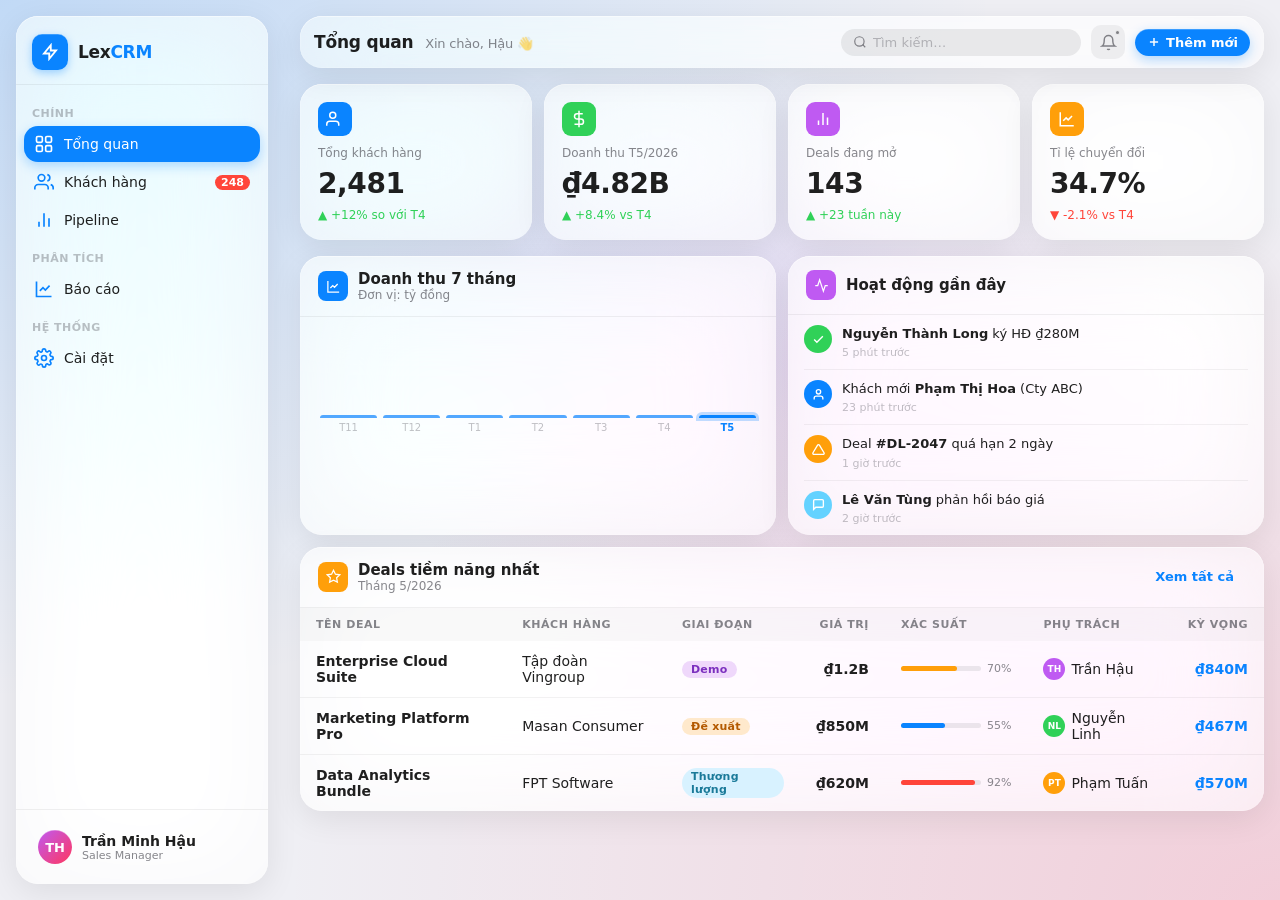
<file: skills/ui/examples/apple-ui/apple-crm.html>
<!DOCTYPE html>
<html lang="vi">
<head>
<meta charset="UTF-8">
<meta name="viewport" content="width=device-width, initial-scale=1.0">
<title>LexCRM — Apple Liquid Glass</title>
<style>
/* ── SKILL: apple-ui (Liquid Glass / iOS 26 / macOS Tahoe) ── */

*, *::before, *::after { box-sizing: border-box; margin: 0; padding: 0; }

:root {
  /* System Colors */
  --c-blue: #0A84FF;   --c-blue-soft: #DBEBFF;
  --c-green: #30D158;  --c-green-soft: #D6F5DD;
  --c-red: #FF453A;    --c-red-soft: #FFD9D6;
  --c-orange: #FF9F0A; --c-orange-soft: #FFE9CC;
  --c-yellow: #FFD60A; --c-yellow-soft: #FFF4C2;
  --c-purple: #BF5AF2; --c-purple-soft: #EFD8FB;
  --c-pink: #FF375F;   --c-pink-soft: #FFD3DD;
  --c-teal: #64D2FF;   --c-teal-soft: #D8F2FF;
  --c-indigo: #5E5CE6; --c-indigo-soft: #DDDCFA;
  --c-mint: #66D4CF;   --c-mint-soft: #DAF4F2;

  /* Backgrounds */
  --bg-primary: #fff;
  --bg-secondary: #F5F5F7;
  --bg-canvas: #EFEFF4;

  /* Labels */
  --label-primary:    rgba(0,0,0,0.88);
  --label-secondary:  rgba(60,60,67,0.62);
  --label-tertiary:   rgba(60,60,67,0.32);

  /* Gray scale */
  --gray-1: #8E8E93; --gray-2: #AEAEB2;
  --gray-3: #C7C7CC; --gray-4: #D1D1D6;
  --gray-5: #E5E5EA; --gray-6: #F2F2F7;

  /* Glass materials */
  --glass-thin:    rgba(255,255,255,0.45);
  --blur-thin:     blur(40px) saturate(180%) brightness(110%);
  --glass-regular: rgba(255,255,255,0.55);
  --blur-regular:  blur(50px) saturate(180%) brightness(110%);
  --glass-thick:   rgba(255,255,255,0.72);
  --blur-thick:    blur(60px) saturate(190%) brightness(112%);

  /* Glass specular edge shadow */
  --glass-edge:
    inset 0 0.5px 0 rgba(255,255,255,0.75),
    inset 0 0 0 0.5px rgba(255,255,255,0.30);
  --glass-float:   0 8px 32px rgba(0,0,0,0.08);
  --glass-modal:   0 24px 64px rgba(0,0,0,0.18);

  /* Radius — concentric */
  --r-sm: 10px; --r-md: 14px; --r-lg: 22px;
  --r-xl: 28px; --r-full: 9999px;

  /* Layout */
  --inset: 16px;
  --sidebar-w: 252px;
  --toolbar-h: 52px;

  /* Easing */
  --ease-apple:  cubic-bezier(0.16,1,0.3,1);
  --ease-spring: cubic-bezier(0.34,1.56,0.64,1);
}

@media (prefers-color-scheme: dark) {
  :root {
    --bg-primary: #1C1C1E; --bg-secondary: #2C2C2E; --bg-canvas: #0A0A0C;
    --label-primary: rgba(255,255,255,0.92);
    --label-secondary: rgba(235,235,245,0.65);
    --label-tertiary: rgba(235,235,245,0.32);
    --glass-thin:    rgba(36,36,38,0.50);
    --glass-regular: rgba(36,36,38,0.60);
    --glass-thick:   rgba(36,36,38,0.78);
    --glass-edge:
      inset 0 0.5px 0 rgba(255,255,255,0.15),
      inset 0 0 0 0.5px rgba(255,255,255,0.08);
    --glass-float: 0 8px 32px rgba(0,0,0,0.4);
  }
}

/* ── BASE ── */
body {
  font-family: -apple-system, BlinkMacSystemFont, "SF Pro Text", system-ui, sans-serif;
  -webkit-font-smoothing: antialiased;
  background:
    radial-gradient(ellipse at 0% 0%,   rgba(10,132,255,0.20) 0%, transparent 55%),
    radial-gradient(ellipse at 100% 100%, rgba(255,55,95,0.18)  0%, transparent 55%),
    radial-gradient(ellipse at 60% 40%,  rgba(191,90,242,0.12) 0%, transparent 40%),
    var(--bg-canvas);
  min-height: 100vh;
  color: var(--label-primary);
  font-variant-numeric: tabular-nums;
}
button { cursor: pointer; font-family: inherit; border: none; }
input, select, textarea { font-family: inherit; outline: none; }

/* ── LAYOUT ── */
.app { display: flex; min-height: 100vh; }

/* ── SIDEBAR ── */
.sidebar {
  position: fixed;
  top: var(--inset); bottom: var(--inset); left: var(--inset);
  width: var(--sidebar-w);
  background: var(--glass-regular);
  backdrop-filter: var(--blur-regular);
  -webkit-backdrop-filter: var(--blur-regular);
  border-radius: var(--r-lg);
  box-shadow: var(--glass-edge), var(--glass-float);
  display: flex; flex-direction: column;
  overflow: hidden;
  z-index: 100;
}

.sidebar-logo {
  padding: 18px 16px 14px;
  display: flex; align-items: center; gap: 10px;
  border-bottom: 0.5px solid rgba(0,0,0,0.06);
}
.logo-icon {
  width: 36px; height: 36px;
  background: var(--c-blue);
  border-radius: 10px;
  display: flex; align-items: center; justify-content: center;
  box-shadow: inset 0 0.5px 0 rgba(255,255,255,0.4), 0 3px 8px rgba(10,132,255,0.35);
}
.logo-icon svg { width: 18px; height: 18px; color: white; }
.logo-text { font-size: 17px; font-weight: 700; letter-spacing: -0.3px; }
.logo-text em { color: var(--c-blue); font-style: normal; }

.sidebar-nav { flex: 1; padding: 10px 8px; overflow-y: auto; display: flex; flex-direction: column; gap: 2px; }
.nav-section {
  font-size: 11px; font-weight: 600;
  color: var(--label-tertiary);
  text-transform: uppercase; letter-spacing: 0.5px;
  padding: 12px 8px 4px;
}
.nav-item {
  display: flex; align-items: center; gap: 10px;
  padding: 8px 10px;
  border-radius: 14px;
  font-size: 14px; font-weight: 500;
  color: var(--label-primary);
  cursor: pointer;
  transition: background 0.15s ease;
  user-select: none;
}
.nav-item:hover { background: rgba(0,0,0,0.04); }
.nav-item.active { background: var(--c-blue); color: white; box-shadow: 0 4px 12px rgba(10,132,255,0.3); }
.nav-icon { width: 20px; height: 20px; flex-shrink: 0; color: var(--c-blue); }
.nav-item.active .nav-icon { color: white; }
.nav-badge {
  margin-left: auto;
  background: var(--c-red);
  color: white;
  font-size: 11px; font-weight: 700;
  padding: 1px 6px;
  border-radius: 9999px;
}

.sidebar-user {
  padding: 12px;
  border-top: 0.5px solid rgba(0,0,0,0.06);
}
.user-row {
  display: flex; align-items: center; gap: 10px;
  padding: 8px 10px;
  border-radius: 14px;
  cursor: pointer;
  transition: background 0.15s;
}
.user-row:hover { background: rgba(0,0,0,0.04); }
.avatar {
  width: 34px; height: 34px; border-radius: 50%;
  background: linear-gradient(135deg, var(--c-purple), var(--c-pink));
  display: flex; align-items: center; justify-content: center;
  color: white; font-size: 13px; font-weight: 600; flex-shrink: 0;
  box-shadow: inset 0 0.5px 0 rgba(255,255,255,0.5);
}
.avatar-sm {
  width: 28px; height: 28px; border-radius: 50%;
  display: flex; align-items: center; justify-content: center;
  color: white; font-size: 11px; font-weight: 600; flex-shrink: 0;
}
.user-name { font-size: 14px; font-weight: 600; }
.user-role { font-size: 11px; color: var(--label-secondary); }

/* ── MAIN ── */
.main {
  margin-left: calc(var(--sidebar-w) + var(--inset) * 2);
  flex: 1;
  padding: var(--inset);
  display: flex; flex-direction: column; gap: 16px;
}

/* ── TOOLBAR ── */
.toolbar {
  background: var(--glass-thin);
  backdrop-filter: var(--blur-thin);
  -webkit-backdrop-filter: var(--blur-thin);
  border-radius: var(--r-lg);
  height: var(--toolbar-h);
  padding: 0 14px;
  display: flex; align-items: center; gap: 10px;
  box-shadow: var(--glass-edge), var(--glass-float);
  position: sticky; top: var(--inset); z-index: 50;
}
.page-title { font-size: 17px; font-weight: 700; letter-spacing: -0.2px; flex: 1; }
.page-sub { font-size: 13px; color: var(--label-secondary); font-weight: 400; margin-left: 6px; }

.search {
  display: flex; align-items: center; gap: 6px;
  background: rgba(120,120,128,0.14);
  border-radius: 9999px;
  padding: 6px 12px; width: 240px;
  transition: all 0.25s var(--ease-apple);
}
.search:focus-within {
  background: rgba(255,255,255,0.8);
  box-shadow: 0 0 0 4px rgba(10,132,255,0.18);
}
.search svg { width: 14px; height: 14px; color: var(--label-secondary); flex-shrink: 0; }
.search input { flex: 1; border: none; background: transparent; font-size: 13px; color: var(--label-primary); }
.search input::placeholder { color: var(--label-tertiary); }

.icon-btn {
  width: 34px; height: 34px;
  border-radius: 10px;
  background: rgba(120,120,128,0.10);
  display: flex; align-items: center; justify-content: center;
  color: var(--label-secondary);
  transition: all 0.15s;
  position: relative;
}
.icon-btn:hover { background: rgba(120,120,128,0.18); color: var(--label-primary); }
.icon-btn svg { width: 17px; height: 17px; }
.badge-dot {
  position: absolute; top: 5px; right: 5px;
  width: 7px; height: 7px; border-radius: 50%;
  background: var(--c-red); border: 1.5px solid rgba(255,255,255,0.8);
}

/* ── BUTTONS ── */
.btn {
  display: inline-flex; align-items: center; gap: 5px;
  padding: 8px 16px; border-radius: var(--r-md);
  font-size: 14px; font-weight: 600; border: none; cursor: pointer;
  transition: all 0.2s var(--ease-apple);
}
.btn svg { width: 14px; height: 14px; }
.btn:active { transform: scale(0.96); }
.btn-sm { padding: 6px 12px; font-size: 13px; }

.btn-fill { background: var(--c-blue); color: white; box-shadow: inset 0 0.5px 0 rgba(255,255,255,0.4), 0 4px 12px rgba(10,132,255,0.3); }
.btn-fill:hover { filter: brightness(1.08); }
.btn-fill.green { background: var(--c-green); box-shadow: inset 0 0.5px 0 rgba(255,255,255,0.4), 0 4px 12px rgba(48,209,88,0.3); }
.btn-fill.red   { background: var(--c-red);   box-shadow: 0 4px 12px rgba(255,69,58,0.3); }
.btn-tint { background: var(--c-blue-soft); color: var(--c-blue); }
.btn-plain { background: transparent; color: var(--c-blue); border-radius: var(--r-sm); }
.btn-plain:hover { background: rgba(10,132,255,0.08); }
.btn-glass {
  background: var(--glass-thin);
  backdrop-filter: var(--blur-thin);
  color: var(--label-primary);
  box-shadow: var(--glass-edge);
}
.btn-glass:hover { background: rgba(255,255,255,0.6); }

/* ── PAGES ── */
.page { display: none; animation: fadeUp 0.3s var(--ease-apple); }
.page.active { display: contents; }
@keyframes fadeUp { from { opacity: 0; transform: translateY(6px); } to { opacity: 1; transform: translateY(0); } }

/* ── STATS GRID ── */
.stats-grid {
  display: grid;
  grid-template-columns: repeat(auto-fit, minmax(200px,1fr));
  gap: 12px;
}
.stat-card {
  background: var(--glass-regular);
  backdrop-filter: var(--blur-regular);
  -webkit-backdrop-filter: var(--blur-regular);
  border-radius: var(--r-lg);
  padding: 18px;
  box-shadow: var(--glass-edge), var(--glass-float);
  display: flex; flex-direction: column; gap: 10px;
  transition: transform 0.25s var(--ease-apple);
  cursor: default;
}
.stat-card:hover { transform: translateY(-2px); box-shadow: var(--glass-edge), 0 14px 40px rgba(0,0,0,0.11); }
.stat-icon {
  width: 34px; height: 34px; border-radius: 9px;
  display: flex; align-items: center; justify-content: center;
  flex-shrink: 0;
}
.stat-icon svg { width: 18px; height: 18px; color: white; }
.stat-label { font-size: 12px; font-weight: 500; color: var(--label-secondary); }
.stat-value { font-size: 28px; font-weight: 700; letter-spacing: -0.4px; line-height: 1; }
.stat-trend { font-size: 12px; font-weight: 500; }
.up { color: var(--c-green); } .down { color: var(--c-red); }

/* ── GLASS CARD ── */
.g-card {
  background: var(--glass-regular);
  backdrop-filter: var(--blur-regular);
  -webkit-backdrop-filter: var(--blur-regular);
  border-radius: var(--r-lg);
  box-shadow: var(--glass-edge), var(--glass-float);
  overflow: hidden;
}
.g-card-header {
  padding: 14px 18px;
  border-bottom: 0.5px solid rgba(0,0,0,0.06);
  display: flex; align-items: center; gap: 10px;
}
.card-icon {
  width: 30px; height: 30px; border-radius: 8px;
  display: flex; align-items: center; justify-content: center;
  flex-shrink: 0;
}
.card-icon svg { width: 15px; height: 15px; color: white; }
.card-title { font-size: 15px; font-weight: 700; }
.card-sub   { font-size: 12px; color: var(--label-secondary); }
.card-actions { margin-left: auto; display: flex; gap: 6px; }
.g-card-body  { padding: 16px 18px; }

/* ── TWO-COL GRID ── */
.grid2 { display: grid; grid-template-columns: 1fr 1fr; gap: 12px; }
.span2  { grid-column: 1 / -1; }
@media (max-width: 900px) { .grid2 { grid-template-columns: 1fr; } }

/* ── CHART BARS ── */
.chart-wrap { display: flex; align-items: flex-end; gap: 6px; height: 100px; padding: 0 2px; }
.bar-col { flex: 1; display: flex; flex-direction: column; align-items: center; gap: 4px; }
.bar { width: 100%; border-radius: 5px 5px 0 0; background: var(--c-blue); opacity: 0.7; transition: opacity 0.2s; min-height: 3px; }
.bar:hover { opacity: 1; }
.bar-label { font-size: 10px; color: var(--label-tertiary); font-weight: 500; }
.bar-active { opacity: 1 !important; box-shadow: 0 0 0 3px rgba(10,132,255,0.25); }

/* ── TABLE ── */
.tbl-wrap { overflow-x: auto; }
table { width: 100%; border-collapse: collapse; }
thead tr { background: rgba(0,0,0,0.025); }
th { padding: 10px 16px; text-align: left; font-size: 11px; font-weight: 600; color: var(--label-secondary); text-transform: uppercase; letter-spacing: 0.05em; white-space: nowrap; }
td { padding: 12px 16px; border-bottom: 0.5px solid rgba(0,0,0,0.05); vertical-align: middle; font-size: 14px; }
tr:last-child td { border-bottom: none; }
tr:hover td { background: rgba(10,132,255,0.03); }
.td-r { text-align: right; }

/* ── BADGE ── */
.badge {
  display: inline-flex; align-items: center; gap: 4px;
  padding: 2px 9px; border-radius: 9999px;
  font-size: 11px; font-weight: 600; letter-spacing: 0.02em;
}
.badge-dot { width: 5px; height: 5px; border-radius: 50%; background: currentColor; }
.b-blue   { background: var(--c-blue-soft);   color: var(--c-blue); }
.b-green  { background: var(--c-green-soft);  color: #1a7a3a; }
.b-red    { background: var(--c-red-soft);    color: #c0392b; }
.b-orange { background: var(--c-orange-soft); color: #b35900; }
.b-purple { background: var(--c-purple-soft); color: #7b2fbe; }
.b-teal   { background: var(--c-teal-soft);   color: #1a7a99; }
.b-indigo { background: var(--c-indigo-soft); color: #3c3ab3; }
.b-mint   { background: var(--c-mint-soft);   color: #1a8a87; }

/* ── PROGRESS ── */
.prog-wrap { background: rgba(120,120,128,0.15); border-radius: 9999px; height: 5px; }
.prog { height: 100%; border-radius: 9999px; }
.prog.lo  { background: var(--c-blue); }
.prog.mid { background: var(--c-orange); }
.prog.hi  { background: var(--c-red); }

/* ── ACTIVITY LIST ── */
.activity { display: flex; flex-direction: column; }
.act-item { display: flex; gap: 10px; padding: 10px 0; border-bottom: 0.5px solid rgba(0,0,0,0.05); }
.act-item:last-child { border-bottom: none; }
.act-dot { width: 28px; height: 28px; border-radius: 50%; display: flex; align-items: center; justify-content: center; flex-shrink: 0; }
.act-dot svg { width: 13px; height: 13px; color: white; }
.act-text { font-size: 13px; font-weight: 500; line-height: 1.4; color: var(--label-primary); }
.act-text strong { font-weight: 700; }
.act-time { font-size: 11px; color: var(--label-tertiary); margin-top: 3px; }

/* ── PIPELINE / KANBAN ── */
.kanban { display: flex; gap: 12px; overflow-x: auto; padding-bottom: 8px; }
.k-col {
  min-width: 260px;
  background: var(--glass-thin);
  backdrop-filter: var(--blur-thin);
  -webkit-backdrop-filter: var(--blur-thin);
  border-radius: var(--r-lg);
  padding: 12px;
  box-shadow: var(--glass-edge), var(--glass-float);
  display: flex; flex-direction: column; gap: 8px;
}
.k-col-head {
  display: flex; align-items: center; gap: 6px;
  font-size: 13px; font-weight: 700; padding-bottom: 4px;
}
.k-dot { width: 8px; height: 8px; border-radius: 50%; }
.k-count {
  margin-left: auto;
  background: rgba(0,0,0,0.06);
  border-radius: 9999px;
  padding: 1px 7px;
  font-size: 11px; color: var(--label-secondary);
}
.deal-card {
  background: var(--glass-thick);
  backdrop-filter: var(--blur-thick);
  -webkit-backdrop-filter: var(--blur-thick);
  border-radius: var(--r-md);
  padding: 12px;
  box-shadow: var(--glass-edge), 0 2px 8px rgba(0,0,0,0.06);
  cursor: pointer;
  transition: all 0.22s var(--ease-apple);
}
.deal-card:hover { transform: translateY(-2px); box-shadow: var(--glass-edge), 0 8px 24px rgba(0,0,0,0.10); }
.deal-name { font-size: 14px; font-weight: 700; margin-bottom: 4px; }
.deal-co   { font-size: 12px; color: var(--label-secondary); margin-bottom: 8px; }
.deal-footer { display: flex; align-items: center; justify-content: space-between; }
.deal-val { font-size: 15px; font-weight: 700; color: var(--c-blue); }
.deal-due { font-size: 11px; color: var(--label-tertiary); }
.k-add { border: 1.5px dashed rgba(0,0,0,0.12); background: transparent; border-radius: 12px; padding: 8px; width: 100%; font-size: 13px; color: var(--label-secondary); cursor: pointer; transition: all 0.15s; }
.k-add:hover { background: rgba(0,0,0,0.03); }

/* ── CUSTOMER DETAIL ── */
.detail-grid { display: grid; grid-template-columns: 280px 1fr; gap: 12px; }
@media (max-width: 900px) { .detail-grid { grid-template-columns: 1fr; } }
.profile-card { align-self: start; }
.profile-body { padding: 24px 20px 18px; text-align: center; }
.profile-avatar {
  width: 72px; height: 72px; border-radius: 50%;
  background: linear-gradient(135deg, var(--c-purple), var(--c-blue));
  display: flex; align-items: center; justify-content: center;
  color: white; font-size: 24px; font-weight: 700;
  margin: 0 auto 14px;
  box-shadow: inset 0 0.5px 0 rgba(255,255,255,0.5), 0 6px 20px rgba(191,90,242,0.3);
}
.profile-name { font-size: 20px; font-weight: 700; letter-spacing: -0.2px; }
.profile-role { font-size: 13px; color: var(--label-secondary); margin: 4px 0 12px; }
.profile-stats { display: grid; grid-template-columns: 1fr 1fr; border-top: 0.5px solid rgba(0,0,0,0.06); }
.pstat { padding: 14px; text-align: center; border-right: 0.5px solid rgba(0,0,0,0.06); border-bottom: 0.5px solid rgba(0,0,0,0.06); }
.pstat:nth-child(2n) { border-right: none; }
.pstat:nth-child(3), .pstat:nth-child(4) { border-bottom: none; }
.pstat-val { font-size: 20px; font-weight: 700; letter-spacing: -0.3px; }
.pstat-lbl { font-size: 10px; color: var(--label-tertiary); font-weight: 600; text-transform: uppercase; letter-spacing: 0.04em; margin-top: 3px; }
.profile-info { padding: 14px 16px; border-top: 0.5px solid rgba(0,0,0,0.06); display: flex; flex-direction: column; gap: 10px; }
.info-row { display: flex; align-items: center; gap: 8px; font-size: 13px; }
.info-row svg { width: 14px; height: 14px; color: var(--label-tertiary); flex-shrink: 0; }

/* ── REPORT ── */
.report-grid { display: grid; grid-template-columns: 2fr 1fr; gap: 12px; }
@media (max-width: 900px) { .report-grid { grid-template-columns: 1fr; } }

.donut-legend { display: flex; flex-direction: column; gap: 10px; margin-top: 16px; }
.leg-item { display: flex; align-items: center; gap: 8px; font-size: 13px; }
.leg-dot { width: 9px; height: 9px; border-radius: 50%; flex-shrink: 0; }
.leg-val { margin-left: auto; font-weight: 700; }

/* ── SETTINGS ── */
.list-group { border-radius: 14px; overflow: hidden; box-shadow: inset 0 0 0 0.5px rgba(0,0,0,0.06); }
.list-row {
  min-height: 44px; padding: 12px 16px;
  display: flex; align-items: center; gap: 12px;
  border-bottom: 0.5px solid rgba(0,0,0,0.05);
  background: var(--glass-thin);
  backdrop-filter: var(--blur-thin);
  cursor: pointer; transition: background 0.15s;
}
.list-row:last-child { border-bottom: none; }
.list-row:hover { background: rgba(255,255,255,0.7); }
.list-icon { width: 28px; height: 28px; border-radius: 7px; display: flex; align-items: center; justify-content: center; flex-shrink: 0; }
.list-icon svg { width: 14px; height: 14px; color: white; }
.list-label { flex: 1; font-size: 15px; font-weight: 500; }
.list-val   { font-size: 14px; color: var(--label-secondary); }
.list-chev  { font-size: 13px; color: var(--label-tertiary); }

/* ── TOGGLE ── */
.toggle { appearance: none; width: 51px; height: 31px; background: rgba(120,120,128,0.32); border-radius: 9999px; position: relative; cursor: pointer; transition: background 0.3s var(--ease-apple); flex-shrink: 0; }
.toggle:checked { background: var(--c-green); }
.toggle::before { content: ''; position: absolute; top: 2px; left: 2px; width: 27px; height: 27px; background: white; border-radius: 50%; box-shadow: 0 3px 8px rgba(0,0,0,0.15); transition: transform 0.35s var(--ease-spring); }
.toggle:checked::before { transform: translateX(20px); }

/* ── FORM ── */
.form-group { display: flex; flex-direction: column; gap: 6px; }
.form-label { font-size: 13px; font-weight: 600; color: var(--label-primary); }
.form-input {
  padding: 10px 12px; border-radius: 10px; border: 0.5px solid rgba(0,0,0,0.12);
  background: rgba(255,255,255,0.7); font-size: 15px; color: var(--label-primary);
  transition: all 0.2s;
}
.form-input:focus { border-color: var(--c-blue); box-shadow: 0 0 0 4px rgba(10,132,255,0.18); background: white; }
.form-row { display: grid; grid-template-columns: 1fr 1fr; gap: 12px; }

/* ── MODAL ── */
.modal-overlay {
  display: none; position: fixed; inset: 0;
  background: rgba(0,0,0,0.45);
  z-index: 300;
  align-items: flex-end; justify-content: center;
  padding: 0;
  animation: fadeIn 0.3s var(--ease-apple);
}
.modal-overlay.open { display: flex; }
@media (min-width: 640px) { .modal-overlay { align-items: center; padding: var(--inset); } }
.modal {
  background: var(--glass-thick);
  backdrop-filter: var(--blur-thick);
  -webkit-backdrop-filter: var(--blur-thick);
  border-radius: var(--r-xl) var(--r-xl) 0 0;
  width: 100%; max-width: 520px;
  box-shadow: var(--glass-edge), var(--glass-modal);
  animation: slideUp 0.45s var(--ease-apple);
}
@media (min-width: 640px) { .modal { border-radius: var(--r-xl); } }
.modal-handle { width: 36px; height: 5px; background: rgba(120,120,128,0.38); border-radius: 9999px; margin: 10px auto 14px; }
.modal-head { padding: 0 20px 14px; display: flex; align-items: center; gap: 10px; border-bottom: 0.5px solid rgba(0,0,0,0.06); }
.modal-title { font-size: 17px; font-weight: 700; }
.modal-body { padding: 18px 20px; display: flex; flex-direction: column; gap: 14px; }
.modal-foot { padding: 14px 20px; border-top: 0.5px solid rgba(0,0,0,0.06); display: flex; justify-content: flex-end; gap: 8px; }

/* ── TOAST ── */
.toast-container { position: fixed; top: var(--inset); left: 50%; transform: translateX(-50%); z-index: 400; display: flex; flex-direction: column; gap: 8px; pointer-events: none; }
.toast {
  background: var(--glass-thick);
  backdrop-filter: var(--blur-thick);
  border-radius: 16px;
  padding: 11px 16px;
  display: flex; align-items: center; gap: 10px;
  box-shadow: var(--glass-edge), 0 16px 40px rgba(0,0,0,0.15);
  font-size: 14px; font-weight: 600;
  animation: slideDown 0.45s var(--ease-apple);
  white-space: nowrap;
}
.toast svg { width: 16px; height: 16px; flex-shrink: 0; }
@keyframes slideDown { from { transform: translate(-50%,-120%); opacity:0; } to { transform: translate(-50%,0); opacity:1; } }
@keyframes slideUp { from { transform: translateY(100%); opacity:0.6; } to { transform: translateY(0); opacity:1; } }
@keyframes fadeIn { from { opacity:0; } to { opacity:1; } }

/* ── SEGMENTED CONTROL ── */
.seg { display: inline-flex; background: rgba(120,120,128,0.14); border-radius: 11px; padding: 2px; }
.seg-item { padding: 5px 14px; font-size: 13px; font-weight: 500; border: none; background: transparent; border-radius: 9px; color: var(--label-primary); cursor: pointer; transition: all 0.2s ease; }
.seg-item.active { background: white; box-shadow: 0 3px 8px rgba(0,0,0,0.10), inset 0 0.5px 0 rgba(255,255,255,0.9); }

/* ── PAGINATION ── */
.pagination { padding: 12px 16px; border-top: 0.5px solid rgba(0,0,0,0.05); display: flex; align-items: center; justify-content: space-between; }
.pag-info { font-size: 13px; color: var(--label-secondary); }
.pag-btns { display: flex; gap: 4px; }
.pag-btn { padding: 5px 10px; border-radius: 8px; border: none; background: transparent; font-size: 13px; font-weight: 500; color: var(--label-secondary); cursor: pointer; transition: all 0.15s; }
.pag-btn:hover { background: rgba(0,0,0,0.05); }
.pag-btn.active { background: var(--c-blue); color: white; }

/* ── EMPTY STATE ── */
.empty { text-align: center; padding: 60px 20px; }
.empty svg { width: 60px; height: 60px; color: var(--label-tertiary); margin-bottom: 14px; }
.empty-title { font-size: 17px; font-weight: 600; margin-bottom: 6px; }
.empty-desc { font-size: 14px; color: var(--label-secondary); max-width: 300px; margin: 0 auto; }

/* ── TOOLBAR FILTER ── */
.filter-row { display: flex; align-items: center; gap: 8px; flex-wrap: wrap; margin-bottom: 12px; }
.filter-select { padding: 7px 12px; border: 0.5px solid rgba(0,0,0,0.12); border-radius: 10px; background: rgba(255,255,255,0.65); backdrop-filter: blur(10px); font-size: 13px; color: var(--label-primary); cursor: pointer; }
.filter-select:focus { border-color: var(--c-blue); outline: none; }
.filter-spacer { flex: 1; }
</style>
</head>
<body>
<div class="app">

  <!-- SIDEBAR -->
  <aside class="sidebar">
    <div class="sidebar-logo">
      <div class="logo-icon">
        <svg viewBox="0 0 24 24" fill="none" stroke="currentColor" stroke-width="2.5"><path d="M13 10V3L4 14h7v7l9-11h-7z"/></svg>
      </div>
      <div class="logo-text">Lex<em>CRM</em></div>
    </div>

    <nav class="sidebar-nav">
      <div class="nav-section">Chính</div>

      <div class="nav-item active" onclick="nav(this,'dashboard')">
        <svg class="nav-icon" viewBox="0 0 24 24" fill="none" stroke="currentColor" stroke-width="2"><rect x="3" y="3" width="7" height="7" rx="1.5"/><rect x="14" y="3" width="7" height="7" rx="1.5"/><rect x="14" y="14" width="7" height="7" rx="1.5"/><rect x="3" y="14" width="7" height="7" rx="1.5"/></svg>
        Tổng quan
      </div>
      <div class="nav-item" onclick="nav(this,'customers')">
        <svg class="nav-icon" viewBox="0 0 24 24" fill="none" stroke="currentColor" stroke-width="2"><path d="M17 21v-2a4 4 0 00-4-4H5a4 4 0 00-4 4v2"/><circle cx="9" cy="7" r="4"/><path d="M23 21v-2a4 4 0 00-3-3.87M16 3.13a4 4 0 010 7.75"/></svg>
        Khách hàng
        <span class="nav-badge">248</span>
      </div>
      <div class="nav-item" onclick="nav(this,'pipeline')">
        <svg class="nav-icon" viewBox="0 0 24 24" fill="none" stroke="currentColor" stroke-width="2"><path d="M18 20V10M12 20V4M6 20v-6"/></svg>
        Pipeline
      </div>

      <div class="nav-section">Phân tích</div>
      <div class="nav-item" onclick="nav(this,'reports')">
        <svg class="nav-icon" viewBox="0 0 24 24" fill="none" stroke="currentColor" stroke-width="2"><path d="M3 3v18h18"/><path d="M18.7 8l-5.1 5.2-2.8-2.7L7 14.3"/></svg>
        Báo cáo
      </div>

      <div class="nav-section">Hệ thống</div>
      <div class="nav-item" onclick="nav(this,'settings')">
        <svg class="nav-icon" viewBox="0 0 24 24" fill="none" stroke="currentColor" stroke-width="2"><circle cx="12" cy="12" r="3"/><path d="M19.4 15a1.65 1.65 0 00.33 1.82l.06.06a2 2 0 010 2.83 2 2 0 01-2.83 0l-.06-.06a1.65 1.65 0 00-1.82-.33 1.65 1.65 0 00-1 1.51V21a2 2 0 01-4 0v-.09A1.65 1.65 0 009 19.4a1.65 1.65 0 00-1.82.33l-.06.06a2 2 0 01-2.83-2.83l.06-.06A1.65 1.65 0 004.68 15a1.65 1.65 0 00-1.51-1H3a2 2 0 010-4h.09A1.65 1.65 0 004.6 9a1.65 1.65 0 00-.33-1.82l-.06-.06a2 2 0 012.83-2.83l.06.06A1.65 1.65 0 009 4.68a1.65 1.65 0 001-1.51V3a2 2 0 014 0v.09a1.65 1.65 0 001 1.51 1.65 1.65 0 001.82-.33l.06-.06a2 2 0 012.83 2.83l-.06.06A1.65 1.65 0 0019.4 9a1.65 1.65 0 001.51 1H21a2 2 0 010 4h-.09a1.65 1.65 0 00-1.51 1z"/></svg>
        Cài đặt
      </div>
    </nav>

    <div class="sidebar-user">
      <div class="user-row">
        <div class="avatar">TH</div>
        <div>
          <div class="user-name">Trần Minh Hậu</div>
          <div class="user-role">Sales Manager</div>
        </div>
      </div>
    </div>
  </aside>

  <!-- MAIN -->
  <div class="main">

    <!-- TOOLBAR -->
    <div class="toolbar">
      <div class="page-title" id="ptitle">Tổng quan <span class="page-sub" id="psub">Xin chào, Hậu 👋</span></div>
      <div class="search">
        <svg viewBox="0 0 24 24" fill="none" stroke="currentColor" stroke-width="2"><circle cx="11" cy="11" r="8"/><path d="m21 21-4.35-4.35"/></svg>
        <input placeholder="Tìm kiếm…">
      </div>
      <button class="icon-btn" title="Thông báo">
        <svg viewBox="0 0 24 24" fill="none" stroke="currentColor" stroke-width="2"><path d="M18 8A6 6 0 006 8c0 7-3 9-3 9h18s-3-2-3-9"/><path d="M13.73 21a2 2 0 01-3.46 0"/></svg>
        <span class="badge-dot"></span>
      </button>
      <button class="btn btn-fill btn-sm" onclick="openModal('add-customer')">
        <svg viewBox="0 0 24 24" fill="none" stroke="currentColor" stroke-width="2.5"><line x1="12" y1="5" x2="12" y2="19"/><line x1="5" y1="12" x2="19" y2="12"/></svg>
        Thêm mới
      </button>
    </div>

    <!-- ── DASHBOARD ── -->
    <div class="page active" id="pg-dashboard">

      <div class="stats-grid">
        <div class="stat-card">
          <div class="stat-icon" style="background:var(--c-blue)"><svg viewBox="0 0 24 24" fill="none" stroke="currentColor" stroke-width="2"><path d="M17 21v-2a4 4 0 00-4-4H5a4 4 0 00-4 4v2"/><circle cx="9" cy="7" r="4"/></svg></div>
          <div class="stat-label">Tổng khách hàng</div>
          <div class="stat-value">2,481</div>
          <div class="stat-trend up">▲ +12% so với T4</div>
        </div>
        <div class="stat-card">
          <div class="stat-icon" style="background:var(--c-green)"><svg viewBox="0 0 24 24" fill="none" stroke="currentColor" stroke-width="2"><line x1="12" y1="1" x2="12" y2="23"/><path d="M17 5H9.5a3.5 3.5 0 000 7h5a3.5 3.5 0 010 7H6"/></svg></div>
          <div class="stat-label">Doanh thu T5/2026</div>
          <div class="stat-value">₫4.82B</div>
          <div class="stat-trend up">▲ +8.4% vs T4</div>
        </div>
        <div class="stat-card">
          <div class="stat-icon" style="background:var(--c-purple)"><svg viewBox="0 0 24 24" fill="none" stroke="currentColor" stroke-width="2"><path d="M18 20V10M12 20V4M6 20v-6"/></svg></div>
          <div class="stat-label">Deals đang mở</div>
          <div class="stat-value">143</div>
          <div class="stat-trend up">▲ +23 tuần này</div>
        </div>
        <div class="stat-card">
          <div class="stat-icon" style="background:var(--c-orange)"><svg viewBox="0 0 24 24" fill="none" stroke="currentColor" stroke-width="2"><path d="M3 3v18h18"/><path d="M18.7 8l-5.1 5.2-2.8-2.7L7 14.3"/></svg></div>
          <div class="stat-label">Tỉ lệ chuyển đổi</div>
          <div class="stat-value">34.7%</div>
          <div class="stat-trend down">▼ -2.1% vs T4</div>
        </div>
      </div>

      <div class="grid2">
        <!-- Revenue chart -->
        <div class="g-card">
          <div class="g-card-header">
            <div class="card-icon" style="background:var(--c-blue)"><svg viewBox="0 0 24 24" fill="none" stroke="currentColor" stroke-width="2"><path d="M3 3v18h18"/><path d="M18.7 8l-5.1 5.2-2.8-2.7L7 14.3"/></svg></div>
            <div><div class="card-title">Doanh thu 7 tháng</div><div class="card-sub">Đơn vị: tỷ đồng</div></div>
          </div>
          <div class="g-card-body">
            <div class="chart-wrap">
              <div class="bar-col"><div class="bar" style="height:52%"></div><div class="bar-label">T11</div></div>
              <div class="bar-col"><div class="bar" style="height:68%"></div><div class="bar-label">T12</div></div>
              <div class="bar-col"><div class="bar" style="height:44%"></div><div class="bar-label">T1</div></div>
              <div class="bar-col"><div class="bar" style="height:60%"></div><div class="bar-label">T2</div></div>
              <div class="bar-col"><div class="bar" style="height:80%"></div><div class="bar-label">T3</div></div>
              <div class="bar-col"><div class="bar" style="height:73%"></div><div class="bar-label">T4</div></div>
              <div class="bar-col"><div class="bar bar-active" style="height:92%"></div><div class="bar-label" style="color:var(--c-blue);font-weight:700">T5</div></div>
            </div>
          </div>
        </div>

        <!-- Activity -->
        <div class="g-card">
          <div class="g-card-header">
            <div class="card-icon" style="background:var(--c-purple)"><svg viewBox="0 0 24 24" fill="none" stroke="currentColor" stroke-width="2"><polyline points="22 12 18 12 15 21 9 3 6 12 2 12"/></svg></div>
            <div><div class="card-title">Hoạt động gần đây</div></div>
          </div>
          <div class="g-card-body" style="padding:0 16px">
            <div class="activity">
              <div class="act-item">
                <div class="act-dot" style="background:var(--c-green)"><svg viewBox="0 0 24 24" fill="none" stroke="currentColor" stroke-width="2.5"><polyline points="20 6 9 17 4 12"/></svg></div>
                <div><div class="act-text"><strong>Nguyễn Thành Long</strong> ký HĐ ₫280M</div><div class="act-time">5 phút trước</div></div>
              </div>
              <div class="act-item">
                <div class="act-dot" style="background:var(--c-blue)"><svg viewBox="0 0 24 24" fill="none" stroke="currentColor" stroke-width="2.5"><path d="M20 21v-2a4 4 0 00-4-4H8a4 4 0 00-4 4v2"/><circle cx="12" cy="7" r="4"/></svg></div>
                <div><div class="act-text">Khách mới <strong>Phạm Thị Hoa</strong> (Cty ABC)</div><div class="act-time">23 phút trước</div></div>
              </div>
              <div class="act-item">
                <div class="act-dot" style="background:var(--c-orange)"><svg viewBox="0 0 24 24" fill="none" stroke="currentColor" stroke-width="2.5"><path d="M10.29 3.86L1.82 18a2 2 0 001.71 3h16.94a2 2 0 001.71-3L13.71 3.86a2 2 0 00-3.42 0z"/></svg></div>
                <div><div class="act-text">Deal <strong>#DL-2047</strong> quá hạn 2 ngày</div><div class="act-time">1 giờ trước</div></div>
              </div>
              <div class="act-item">
                <div class="act-dot" style="background:var(--c-teal)"><svg viewBox="0 0 24 24" fill="none" stroke="currentColor" stroke-width="2.5"><path d="M21 15a2 2 0 01-2 2H7l-4 4V5a2 2 0 012-2h14a2 2 0 012 2z"/></svg></div>
                <div><div class="act-text"><strong>Lê Văn Tùng</strong> phản hồi báo giá</div><div class="act-time">2 giờ trước</div></div>
              </div>
            </div>
          </div>
        </div>

        <!-- Top deals table -->
        <div class="g-card span2">
          <div class="g-card-header">
            <div class="card-icon" style="background:var(--c-orange)"><svg viewBox="0 0 24 24" fill="none" stroke="currentColor" stroke-width="2"><polygon points="12 2 15.09 8.26 22 9.27 17 14.14 18.18 21.02 12 17.77 5.82 21.02 7 14.14 2 9.27 8.91 8.26 12 2"/></svg></div>
            <div><div class="card-title">Deals tiềm năng nhất</div><div class="card-sub">Tháng 5/2026</div></div>
            <div class="card-actions"><button class="btn btn-plain btn-sm">Xem tất cả</button></div>
          </div>
          <div class="tbl-wrap">
            <table>
              <thead><tr><th>Tên deal</th><th>Khách hàng</th><th>Giai đoạn</th><th class="td-r">Giá trị</th><th>Xác suất</th><th>Phụ trách</th><th class="td-r">Kỳ vọng</th></tr></thead>
              <tbody>
                <tr>
                  <td><strong>Enterprise Cloud Suite</strong></td><td>Tập đoàn Vingroup</td>
                  <td><span class="badge b-purple">Demo</span></td>
                  <td class="td-r" style="font-weight:700">₫1.2B</td>
                  <td><div style="display:flex;align-items:center;gap:6px"><div class="prog-wrap" style="width:80px"><div class="prog mid" style="width:70%"></div></div><span style="font-size:11px;color:var(--label-secondary)">70%</span></div></td>
                  <td><div style="display:flex;align-items:center;gap:6px"><div class="avatar-sm" style="background:var(--c-purple);width:22px;height:22px;font-size:9px">TH</div>Trần Hậu</div></td>
                  <td class="td-r" style="color:var(--c-blue);font-weight:700">₫840M</td>
                </tr>
                <tr>
                  <td><strong>Marketing Platform Pro</strong></td><td>Masan Consumer</td>
                  <td><span class="badge b-orange">Đề xuất</span></td>
                  <td class="td-r" style="font-weight:700">₫850M</td>
                  <td><div style="display:flex;align-items:center;gap:6px"><div class="prog-wrap" style="width:80px"><div class="prog lo" style="width:55%"></div></div><span style="font-size:11px;color:var(--label-secondary)">55%</span></div></td>
                  <td><div style="display:flex;align-items:center;gap:6px"><div class="avatar-sm" style="background:var(--c-green);width:22px;height:22px;font-size:9px">NL</div>Nguyễn Linh</div></td>
                  <td class="td-r" style="color:var(--c-blue);font-weight:700">₫467M</td>
                </tr>
                <tr>
                  <td><strong>Data Analytics Bundle</strong></td><td>FPT Software</td>
                  <td><span class="badge b-teal">Thương lượng</span></td>
                  <td class="td-r" style="font-weight:700">₫620M</td>
                  <td><div style="display:flex;align-items:center;gap:6px"><div class="prog-wrap" style="width:80px"><div class="prog hi" style="width:92%"></div></div><span style="font-size:11px;color:var(--label-secondary)">92%</span></div></td>
                  <td><div style="display:flex;align-items:center;gap:6px"><div class="avatar-sm" style="background:var(--c-orange);width:22px;height:22px;font-size:9px">PT</div>Phạm Tuấn</div></td>
                  <td class="td-r" style="color:var(--c-blue);font-weight:700">₫570M</td>
                </tr>
              </tbody>
            </table>
          </div>
        </div>
      </div>
    </div>

    <!-- ── CUSTOMERS ── -->
    <div class="page" id="pg-customers">
      <div class="filter-row">
        <select class="filter-select"><option>Tất cả phân khúc</option><option>Enterprise</option><option>SMB</option><option>Startup</option></select>
        <select class="filter-select"><option>Tất cả trạng thái</option><option>Hoạt động</option><option>Tiềm năng</option><option>Không HĐ</option></select>
        <select class="filter-select"><option>Mới nhất</option><option>Doanh thu</option><option>Tên A-Z</option></select>
        <div class="filter-spacer"></div>
        <button class="btn btn-glass btn-sm"><svg viewBox="0 0 24 24" fill="none" stroke="currentColor" stroke-width="2" style="width:14px;height:14px"><path d="M21 15v4a2 2 0 01-2 2H5a2 2 0 01-2-2v-4"/><polyline points="7 10 12 15 17 10"/><line x1="12" y1="15" x2="12" y2="3"/></svg>Xuất Excel</button>
        <button class="btn btn-fill btn-sm" onclick="openModal('add-customer')">
          <svg viewBox="0 0 24 24" fill="none" stroke="currentColor" stroke-width="2.5"><line x1="12" y1="5" x2="12" y2="19"/><line x1="5" y1="12" x2="19" y2="12"/></svg>
          Thêm khách hàng
        </button>
      </div>
      <div class="g-card">
        <div class="tbl-wrap">
          <table>
            <thead><tr><th><input type="checkbox"></th><th>Khách hàng</th><th>Công ty</th><th>Phân khúc</th><th>Trạng thái</th><th>Deals</th><th class="td-r">Doanh thu YTD</th><th>Phụ trách</th><th></th></tr></thead>
            <tbody>
              <tr style="cursor:pointer" onclick="nav(document.querySelector('[onclick*=detail]'),'detail')">
                <td><input type="checkbox" onclick="e=event,e.stopPropagation()"></td>
                <td><div style="display:flex;align-items:center;gap:8px"><div class="avatar-sm" style="background:var(--c-blue);width:30px;height:30px;font-size:11px">NL</div><div><div style="font-weight:600;font-size:14px">Nguyễn Thị Lan</div><div style="font-size:11px;color:var(--label-secondary)">lan.nguyen@vingroup.vn</div></div></div></td>
                <td>Tập đoàn Vingroup</td>
                <td><span class="badge b-indigo">Enterprise</span></td>
                <td><span class="badge b-green"><span class="badge-dot"></span>Hoạt động</span></td>
                <td style="text-align:center;font-weight:700">4</td>
                <td class="td-r" style="font-weight:700">₫2.4B</td>
                <td><div class="avatar-sm" style="background:var(--c-purple);width:26px;height:26px;font-size:10px">TH</div></td>
                <td><button class="btn btn-plain btn-sm" onclick="event.stopPropagation();nav(null,'detail')">Chi tiết</button></td>
              </tr>
              <tr style="cursor:pointer">
                <td><input type="checkbox" onclick="event.stopPropagation()"></td>
                <td><div style="display:flex;align-items:center;gap:8px"><div class="avatar-sm" style="background:var(--c-green);width:30px;height:30px;font-size:11px">PT</div><div><div style="font-weight:600;font-size:14px">Phạm Văn Tuấn</div><div style="font-size:11px;color:var(--label-secondary)">tuan.pham@fpt.com.vn</div></div></div></td>
                <td>FPT Software</td>
                <td><span class="badge b-indigo">Enterprise</span></td>
                <td><span class="badge b-green"><span class="badge-dot"></span>Hoạt động</span></td>
                <td style="text-align:center;font-weight:700">2</td>
                <td class="td-r" style="font-weight:700">₫1.8B</td>
                <td><div class="avatar-sm" style="background:var(--c-orange);width:26px;height:26px;font-size:10px">PT</div></td>
                <td><button class="btn btn-plain btn-sm" onclick="nav(null,'detail')">Chi tiết</button></td>
              </tr>
              <tr style="cursor:pointer">
                <td><input type="checkbox" onclick="event.stopPropagation()"></td>
                <td><div style="display:flex;align-items:center;gap:8px"><div class="avatar-sm" style="background:var(--c-orange);width:30px;height:30px;font-size:11px">LT</div><div><div style="font-weight:600;font-size:14px">Lê Thị Thu</div><div style="font-size:11px;color:var(--label-secondary)">thu.le@masan.vn</div></div></div></td>
                <td>Masan Consumer</td>
                <td><span class="badge b-teal">SMB</span></td>
                <td><span class="badge b-orange"><span class="badge-dot"></span>Tiềm năng</span></td>
                <td style="text-align:center;font-weight:700">1</td>
                <td class="td-r" style="font-weight:700">₫850M</td>
                <td><div class="avatar-sm" style="background:var(--c-teal);width:26px;height:26px;font-size:10px">NL</div></td>
                <td><button class="btn btn-plain btn-sm" onclick="nav(null,'detail')">Chi tiết</button></td>
              </tr>
              <tr style="cursor:pointer">
                <td><input type="checkbox" onclick="event.stopPropagation()"></td>
                <td><div style="display:flex;align-items:center;gap:8px"><div class="avatar-sm" style="background:var(--c-pink);width:30px;height:30px;font-size:11px">HM</div><div><div style="font-weight:600;font-size:14px">Hoàng Minh</div><div style="font-size:11px;color:var(--label-secondary)">minh@techvn.io</div></div></div></td>
                <td>TechVN Startup</td>
                <td><span class="badge b-mint">Startup</span></td>
                <td><span class="badge b-red"><span class="badge-dot"></span>Không HĐ</span></td>
                <td style="text-align:center;color:var(--label-tertiary)">0</td>
                <td class="td-r" style="font-weight:700">₫45M</td>
                <td><div class="avatar-sm" style="background:var(--c-red);width:26px;height:26px;font-size:10px">LT</div></td>
                <td><button class="btn btn-plain btn-sm" onclick="nav(null,'detail')">Chi tiết</button></td>
              </tr>
              <tr style="cursor:pointer">
                <td><input type="checkbox" onclick="event.stopPropagation()"></td>
                <td><div style="display:flex;align-items:center;gap:8px"><div class="avatar-sm" style="background:var(--c-teal);width:30px;height:30px;font-size:11px">BT</div><div><div style="font-weight:600;font-size:14px">Bùi Thị Thanh</div><div style="font-size:11px;color:var(--label-secondary)">thanh@viettel.vn</div></div></div></td>
                <td>Viettel Group</td>
                <td><span class="badge b-indigo">Enterprise</span></td>
                <td><span class="badge b-green"><span class="badge-dot"></span>Hoạt động</span></td>
                <td style="text-align:center;font-weight:700">3</td>
                <td class="td-r" style="font-weight:700">₫3.1B</td>
                <td><div class="avatar-sm" style="background:var(--c-green);width:26px;height:26px;font-size:10px">NT</div></td>
                <td><button class="btn btn-plain btn-sm" onclick="nav(null,'detail')">Chi tiết</button></td>
              </tr>
            </tbody>
          </table>
        </div>
        <div class="pagination">
          <span class="pag-info">1–5 / 2,481 khách hàng</span>
          <div class="pag-btns">
            <button class="pag-btn">‹</button>
            <button class="pag-btn active">1</button>
            <button class="pag-btn">2</button>
            <button class="pag-btn">3</button>
            <button class="pag-btn">…</button>
            <button class="pag-btn">496</button>
            <button class="pag-btn">›</button>
          </div>
        </div>
      </div>
    </div>

    <!-- ── DETAIL ── -->
    <div class="page" id="pg-detail">
      <div style="margin-bottom:12px">
        <button class="btn btn-plain btn-sm" onclick="nav(null,'customers')">
          <svg viewBox="0 0 24 24" fill="none" stroke="currentColor" stroke-width="2.5" style="width:14px;height:14px"><polyline points="15 18 9 12 15 6"/></svg>
          Quay lại
        </button>
      </div>
      <div class="detail-grid">
        <div class="g-card profile-card">
          <div class="profile-body">
            <div class="profile-avatar">NL</div>
            <div class="profile-name">Nguyễn Thị Lan</div>
            <div class="profile-role">Director of Technology · Tập đoàn Vingroup</div>
            <div style="display:flex;justify-content:center;gap:6px;flex-wrap:wrap">
              <span class="badge b-indigo">Enterprise</span>
              <span class="badge b-green"><span class="badge-dot"></span>Hoạt động</span>
            </div>
            <div style="display:flex;gap:8px;margin-top:16px">
              <button class="btn btn-fill btn-sm" style="flex:1"><svg viewBox="0 0 24 24" fill="none" stroke="currentColor" stroke-width="2" style="width:13px;height:13px"><path d="M21 15a2 2 0 01-2 2H7l-4 4V5a2 2 0 012-2h14a2 2 0 012 2z"/></svg>Nhắn tin</button>
              <button class="btn btn-glass btn-sm" style="flex:1"><svg viewBox="0 0 24 24" fill="none" stroke="currentColor" stroke-width="2" style="width:13px;height:13px"><path d="M22 16.92v3a2 2 0 01-2.18 2 19.79 19.79 0 01-8.63-3.07A19.5 19.5 0 013.07 9.13a19.79 19.79 0 01-3.07-8.67A2 2 0 012.18 0h3a2 2 0 012 1.72"/></svg>Gọi</button>
            </div>
          </div>
          <div class="profile-stats">
            <div class="pstat"><div class="pstat-val" style="color:var(--c-blue)">₫2.4B</div><div class="pstat-lbl">Doanh thu</div></div>
            <div class="pstat"><div class="pstat-val" style="color:var(--c-green)">4</div><div class="pstat-lbl">Deals mở</div></div>
            <div class="pstat"><div class="pstat-val" style="color:var(--c-purple)">12</div><div class="pstat-lbl">Giao dịch</div></div>
            <div class="pstat"><div class="pstat-val" style="color:var(--c-orange)">92%</div><div class="pstat-lbl">Hài lòng</div></div>
          </div>
          <div class="profile-info">
            <div class="info-row"><svg viewBox="0 0 24 24" fill="none" stroke="currentColor" stroke-width="2"><path d="M4 4h16c1.1 0 2 .9 2 2v12c0 1.1-.9 2-2 2H4c-1.1 0-2-.9-2-2V6c0-1.1.9-2 2-2z"/><polyline points="22,6 12,13 2,6"/></svg>lan.nguyen@vingroup.vn</div>
            <div class="info-row"><svg viewBox="0 0 24 24" fill="none" stroke="currentColor" stroke-width="2"><path d="M22 16.92v3a2 2 0 01-2.18 2 19.79 19.79 0 01-8.63-3.07"/><path d="M16.73 3.13a4 4 0 012.07 1.87"/></svg>+84 903 123 456</div>
            <div class="info-row"><svg viewBox="0 0 24 24" fill="none" stroke="currentColor" stroke-width="2"><path d="M21 10c0 7-9 13-9 13s-9-6-9-13a9 9 0 0118 0z"/><circle cx="12" cy="10" r="3"/></svg>72 Trần Hưng Đạo, Q.1, TP.HCM</div>
            <div class="info-row"><svg viewBox="0 0 24 24" fill="none" stroke="currentColor" stroke-width="2"><rect x="3" y="4" width="18" height="18" rx="2" ry="2"/><line x1="16" y1="2" x2="16" y2="6"/><line x1="8" y1="2" x2="8" y2="6"/><line x1="3" y1="10" x2="21" y2="10"/></svg>Khách từ: 15/03/2022</div>
          </div>
        </div>

        <div style="display:flex;flex-direction:column;gap:12px">
          <div class="g-card">
            <div class="g-card-header">
              <div class="card-icon" style="background:var(--c-purple)"><svg viewBox="0 0 24 24" fill="none" stroke="currentColor" stroke-width="2"><path d="M18 20V10M12 20V4M6 20v-6"/></svg></div>
              <div><div class="card-title">Deals hiện tại</div><div class="card-sub">4 deals đang mở</div></div>
              <div class="card-actions"><button class="btn btn-fill btn-sm">+ Deal mới</button></div>
            </div>
            <div class="tbl-wrap">
              <table><tbody>
                <tr><td><div style="font-weight:600;font-size:14px">Enterprise Cloud Suite</div><div style="font-size:11px;color:var(--label-tertiary);font-family:monospace">#DL-2041</div></td><td><span class="badge b-purple">Demo</span></td><td class="td-r" style="font-weight:700">₫1.2B</td><td class="td-r"><div class="prog-wrap" style="width:70px"><div class="prog mid" style="width:70%"></div></div></td></tr>
                <tr><td><div style="font-weight:600;font-size:14px">Support Premium 2yr</div><div style="font-size:11px;color:var(--label-tertiary);font-family:monospace">#DL-2038</div></td><td><span class="badge b-green">Đã ký</span></td><td class="td-r" style="font-weight:700">₫420M</td><td class="td-r"><div class="prog-wrap" style="width:70px"><div class="prog hi" style="width:100%"></div></div></td></tr>
                <tr><td><div style="font-weight:600;font-size:14px">Analytics Add-on</div><div style="font-size:11px;color:var(--label-tertiary);font-family:monospace">#DL-2056</div></td><td><span class="badge b-orange">Đề xuất</span></td><td class="td-r" style="font-weight:700">₫280M</td><td class="td-r"><div class="prog-wrap" style="width:70px"><div class="prog lo" style="width:40%"></div></div></td></tr>
              </tbody></table>
            </div>
          </div>

          <div class="g-card">
            <div class="g-card-header">
              <div class="card-icon" style="background:var(--c-teal)"><svg viewBox="0 0 24 24" fill="none" stroke="currentColor" stroke-width="2"><path d="M14 2H6a2 2 0 00-2 2v16a2 2 0 002 2h12a2 2 0 002-2V8z"/><polyline points="14 2 14 8 20 8"/></svg></div>
              <div><div class="card-title">Ghi chú & Hoạt động</div></div>
              <div class="card-actions"><button class="btn btn-glass btn-sm">+ Ghi chú</button></div>
            </div>
            <div class="g-card-body" style="padding:0 16px">
              <div class="activity">
                <div class="act-item"><div class="act-dot" style="background:var(--c-blue)"><svg viewBox="0 0 24 24" fill="none" stroke="currentColor" stroke-width="2.5"><path d="M21 15a2 2 0 01-2 2H7l-4 4V5a2 2 0 012-2h14a2 2 0 012 2z"/></svg></div><div><div class="act-text">Họp demo Cloud Suite. Khách ấn tượng tính năng realtime sync. Báo giá tuần sau.</div><div class="act-time">29/04/2026 · 10:30 · Trần Hậu</div></div></div>
                <div class="act-item"><div class="act-dot" style="background:var(--c-green)"><svg viewBox="0 0 24 24" fill="none" stroke="currentColor" stroke-width="2.5"><polyline points="20 6 9 17 4 12"/></svg></div><div><div class="act-text">HĐ Support Premium 2 năm đã ký. Onboarding từ 01/05/2026.</div><div class="act-time">25/04/2026 · 15:00 · Trần Hậu</div></div></div>
                <div class="act-item"><div class="act-dot" style="background:var(--c-orange)"><svg viewBox="0 0 24 24" fill="none" stroke="currentColor" stroke-width="2.5"><path d="M22 16.92v3a2 2 0 01-2.18 2"/></svg></div><div><div class="act-text">Gọi tư vấn Analytics Add-on. Cần thêm case study ngành bán lẻ.</div><div class="act-time">20/04/2026 · 09:15 · Nguyễn Linh</div></div></div>
              </div>
            </div>
          </div>
        </div>
      </div>
    </div>

    <!-- ── PIPELINE ── -->
    <div class="page" id="pg-pipeline">
      <div class="filter-row" style="margin-bottom:14px">
        <select class="filter-select"><option>Tất cả NV</option><option>Trần Hậu</option><option>Nguyễn Linh</option></select>
        <select class="filter-select"><option>Tháng 5/2026</option></select>
        <div class="filter-spacer"></div>
        <button class="btn btn-fill btn-sm" onclick="openModal('add-deal')">+ Deal mới</button>
      </div>
      <div class="kanban">
        <div class="k-col">
          <div class="k-col-head"><div class="k-dot" style="background:var(--c-teal)"></div>Tiếp cận<span class="k-count">32</span></div>
          <div class="deal-card"><div class="deal-name">CRM Implementation</div><div class="deal-co">Techcombank</div><span class="badge b-teal" style="margin-bottom:8px;display:inline-flex">Mới</span><div class="deal-footer"><div class="deal-val">₫380M</div><div class="deal-due">15/05</div></div></div>
          <div class="deal-card"><div class="deal-name">Digital Transform</div><div class="deal-co">Saigon Co.op</div><span class="badge b-teal" style="margin-bottom:8px;display:inline-flex">Mới</span><div class="deal-footer"><div class="deal-val">₫520M</div><div class="deal-due">20/05</div></div></div>
          <button class="k-add">+ Thêm deal</button>
        </div>
        <div class="k-col">
          <div class="k-col-head"><div class="k-dot" style="background:var(--c-orange)"></div>Đề xuất<span class="k-count">28</span></div>
          <div class="deal-card"><div class="deal-name">Marketing Platform Pro</div><div class="deal-co">Masan Consumer</div><span class="badge b-orange" style="margin-bottom:8px;display:inline-flex">Chờ PH</span><div class="deal-footer"><div class="deal-val" style="color:var(--c-orange)">₫850M</div><div class="deal-due" style="color:var(--c-red)">Quá hạn 2N</div></div></div>
          <button class="k-add">+ Thêm deal</button>
        </div>
        <div class="k-col">
          <div class="k-col-head"><div class="k-dot" style="background:var(--c-purple)"></div>Demo<span class="k-count">19</span></div>
          <div class="deal-card"><div class="deal-name">Enterprise Cloud Suite</div><div class="deal-co">Tập đoàn Vingroup</div><span class="badge b-purple" style="margin-bottom:8px;display:inline-flex">Demo T5</span><div class="deal-footer"><div class="deal-val" style="color:var(--c-purple)">₫1.2B</div><div class="deal-due">07/05</div></div></div>
          <div class="deal-card"><div class="deal-name">HR Management</div><div class="deal-co">Vietnam Airlines</div><span class="badge b-purple" style="margin-bottom:8px;display:inline-flex">Lên lịch</span><div class="deal-footer"><div class="deal-val" style="color:var(--c-purple)">₫680M</div><div class="deal-due">12/05</div></div></div>
          <button class="k-add">+ Thêm deal</button>
        </div>
        <div class="k-col">
          <div class="k-col-head"><div class="k-dot" style="background:var(--c-pink)"></div>Thương lượng<span class="k-count">15</span></div>
          <div class="deal-card"><div class="deal-name">Data Analytics Bundle</div><div class="deal-co">FPT Software</div><span class="badge b-pink" style="margin-bottom:8px;display:inline-flex">Giá cuối</span><div class="deal-footer"><div class="deal-val" style="color:var(--c-pink)">₫620M</div><div class="deal-due">03/05</div></div></div>
          <button class="k-add">+ Thêm deal</button>
        </div>
        <div class="k-col">
          <div class="k-col-head"><div class="k-dot" style="background:var(--c-green)"></div>Đã ký<span class="k-count">49</span></div>
          <div class="deal-card"><div class="deal-name">Support Premium 2yr</div><div class="deal-co">Vingroup</div><span class="badge b-green" style="margin-bottom:8px;display:inline-flex">✓ Hoàn thành</span><div class="deal-footer"><div class="deal-val" style="color:var(--c-green)">₫420M</div><div class="deal-due">Ký 25/04</div></div></div>
          <div class="deal-card"><div class="deal-name">ERP Renewal 2026</div><div class="deal-co">Viettel Group</div><span class="badge b-green" style="margin-bottom:8px;display:inline-flex">✓ Hoàn thành</span><div class="deal-footer"><div class="deal-val" style="color:var(--c-green)">₫1.8B</div><div class="deal-due">Ký 22/04</div></div></div>
          <button class="k-add">+ Thêm deal</button>
        </div>
      </div>
    </div>

    <!-- ── REPORTS ── -->
    <div class="page" id="pg-reports">
      <div class="stats-grid" style="margin-bottom:12px">
        <div class="stat-card"><div class="stat-icon" style="background:var(--c-green)"><svg viewBox="0 0 24 24" fill="none" stroke="currentColor" stroke-width="2"><polyline points="23 6 13.5 15.5 8.5 10.5 1 18"/></svg></div><div class="stat-label">Tăng trưởng DT</div><div class="stat-value">+8.4%</div><div class="stat-trend up">▲ vs T4</div></div>
        <div class="stat-card"><div class="stat-icon" style="background:var(--c-blue)"><svg viewBox="0 0 24 24" fill="none" stroke="currentColor" stroke-width="2"><path d="M17 21v-2a4 4 0 00-4-4H5a4 4 0 00-4 4v2"/><circle cx="9" cy="7" r="4"/></svg></div><div class="stat-label">Khách mới T5</div><div class="stat-value">127</div><div class="stat-trend up">▲ +14 vs T4</div></div>
        <div class="stat-card"><div class="stat-icon" style="background:var(--c-orange)"><svg viewBox="0 0 24 24" fill="none" stroke="currentColor" stroke-width="2"><circle cx="12" cy="12" r="10"/><polyline points="12 6 12 12 16 14"/></svg></div><div class="stat-label">TG chốt deal TB</div><div class="stat-value">18 ngày</div><div class="stat-trend up">▲ -3N vs T4</div></div>
        <div class="stat-card"><div class="stat-icon" style="background:var(--c-purple)"><svg viewBox="0 0 24 24" fill="none" stroke="currentColor" stroke-width="2"><polygon points="12 2 15.09 8.26 22 9.27 17 14.14 18.18 21.02 12 17.77 5.82 21.02 7 14.14 2 9.27 8.91 8.26 12 2"/></svg></div><div class="stat-label">NPS Score</div><div class="stat-value">78</div><div class="stat-trend up">▲ +5 vs T4</div></div>
      </div>
      <div class="report-grid">
        <div class="g-card">
          <div class="g-card-header">
            <div class="card-icon" style="background:var(--c-blue)"><svg viewBox="0 0 24 24" fill="none" stroke="currentColor" stroke-width="2"><path d="M3 3v18h18"/><path d="M18.7 8l-5.1 5.2-2.8-2.7L7 14.3"/></svg></div>
            <div><div class="card-title">Doanh thu 12 tháng</div><div class="card-sub">Đơn vị: tỷ đồng</div></div>
          </div>
          <div class="g-card-body">
            <div class="chart-wrap" style="height:130px">
              <div class="bar-col"><div class="bar" style="height:38%"></div><div class="bar-label">T6</div></div>
              <div class="bar-col"><div class="bar" style="height:54%"></div><div class="bar-label">T7</div></div>
              <div class="bar-col"><div class="bar" style="height:47%"></div><div class="bar-label">T8</div></div>
              <div class="bar-col"><div class="bar" style="height:60%"></div><div class="bar-label">T9</div></div>
              <div class="bar-col"><div class="bar" style="height:70%"></div><div class="bar-label">T10</div></div>
              <div class="bar-col"><div class="bar" style="height:50%"></div><div class="bar-label">T11</div></div>
              <div class="bar-col"><div class="bar" style="height:86%"></div><div class="bar-label">T12</div></div>
              <div class="bar-col"><div class="bar" style="height:43%"></div><div class="bar-label">T1</div></div>
              <div class="bar-col"><div class="bar" style="height:58%"></div><div class="bar-label">T2</div></div>
              <div class="bar-col"><div class="bar" style="height:76%"></div><div class="bar-label">T3</div></div>
              <div class="bar-col"><div class="bar" style="height:73%"></div><div class="bar-label">T4</div></div>
              <div class="bar-col"><div class="bar bar-active" style="height:92%"></div><div class="bar-label" style="color:var(--c-blue);font-weight:700">T5</div></div>
            </div>
          </div>
        </div>
        <div class="g-card">
          <div class="g-card-header">
            <div class="card-icon" style="background:var(--c-purple)"><svg viewBox="0 0 24 24" fill="none" stroke="currentColor" stroke-width="2"><circle cx="12" cy="12" r="10"/></svg></div>
            <div><div class="card-title">Phân khúc KH</div></div>
          </div>
          <div class="g-card-body">
            <div style="display:flex;justify-content:center">
              <svg width="110" height="110" viewBox="0 0 110 110">
                <circle cx="55" cy="55" r="45" fill="none" stroke="var(--gray-5)" stroke-width="18"/>
                <circle cx="55" cy="55" r="45" fill="none" stroke="var(--c-blue)" stroke-width="18" stroke-dasharray="141 283" stroke-dashoffset="0" transform="rotate(-90 55 55)"/>
                <circle cx="55" cy="55" r="45" fill="none" stroke="var(--c-purple)" stroke-width="18" stroke-dasharray="85 283" stroke-dashoffset="-141" transform="rotate(-90 55 55)"/>
                <circle cx="55" cy="55" r="45" fill="none" stroke="var(--c-teal)" stroke-width="18" stroke-dasharray="57 283" stroke-dashoffset="-226" transform="rotate(-90 55 55)"/>
                <circle cx="55" cy="55" r="28" fill="var(--bg-secondary)"/>
                <text x="55" y="58" text-anchor="middle" font-size="11" font-weight="700" fill="var(--label-primary)">2,481</text>
                <text x="55" y="70" text-anchor="middle" font-size="9" fill="var(--label-tertiary)">KH</text>
              </svg>
            </div>
            <div class="donut-legend">
              <div class="leg-item"><div class="leg-dot" style="background:var(--c-blue)"></div>Enterprise<div class="leg-val">1,240 <span style="color:var(--label-tertiary);font-weight:400">(50%)</span></div></div>
              <div class="leg-item"><div class="leg-dot" style="background:var(--c-purple)"></div>SMB<div class="leg-val">744 <span style="color:var(--label-tertiary);font-weight:400">(30%)</span></div></div>
              <div class="leg-item"><div class="leg-dot" style="background:var(--c-teal)"></div>Startup<div class="leg-val">497 <span style="color:var(--label-tertiary);font-weight:400">(20%)</span></div></div>
            </div>
          </div>
        </div>
      </div>
    </div>

    <!-- ── SETTINGS ── -->
    <div class="page" id="pg-settings">
      <div style="max-width:600px;display:flex;flex-direction:column;gap:20px">
        <div class="g-card">
          <div class="g-card-header">
            <div class="card-icon" style="background:var(--c-purple)"><svg viewBox="0 0 24 24" fill="none" stroke="currentColor" stroke-width="2"><path d="M20 21v-2a4 4 0 00-4-4H8a4 4 0 00-4 4v2"/><circle cx="12" cy="7" r="4"/></svg></div>
            <div><div class="card-title">Thông tin cá nhân</div></div>
          </div>
          <div class="g-card-body" style="display:flex;flex-direction:column;gap:14px">
            <div style="display:flex;align-items:center;gap:16px">
              <div class="avatar" style="width:58px;height:58px;font-size:20px;background:linear-gradient(135deg,var(--c-purple),var(--c-pink))">TH</div>
              <button class="btn btn-glass btn-sm">Thay ảnh</button>
            </div>
            <div class="form-row">
              <div class="form-group"><label class="form-label">Họ và tên</label><input class="form-input" value="Trần Minh Hậu"></div>
              <div class="form-group"><label class="form-label">Chức vụ</label><input class="form-input" value="Sales Manager"></div>
              <div class="form-group"><label class="form-label">Email</label><input class="form-input" value="hau.tran@lexcom.vn" type="email"></div>
              <div class="form-group"><label class="form-label">Điện thoại</label><input class="form-input" value="+84 903 456 789"></div>
            </div>
            <button class="btn btn-fill" style="align-self:flex-start" onclick="toast('Đã lưu thành công','green')">Lưu thay đổi</button>
          </div>
        </div>

        <div class="g-card">
          <div class="g-card-header">
            <div class="card-icon" style="background:var(--c-orange)"><svg viewBox="0 0 24 24" fill="none" stroke="currentColor" stroke-width="2"><path d="M18 8A6 6 0 006 8c0 7-3 9-3 9h18s-3-2-3-9"/><path d="M13.73 21a2 2 0 01-3.46 0"/></svg></div>
            <div><div class="card-title">Thông báo</div></div>
          </div>
          <div class="list-group" style="margin:0 16px 16px">
            <div class="list-row"><div class="list-icon" style="background:var(--c-blue)"><svg viewBox="0 0 24 24" fill="none" stroke="currentColor" stroke-width="2"><path d="M18 20V10M12 20V4M6 20v-6"/></svg></div><div class="list-label">Deal mới được phân công</div><input type="toggle" class="toggle" checked></div>
            <div class="list-row"><div class="list-icon" style="background:var(--c-red)"><svg viewBox="0 0 24 24" fill="none" stroke="currentColor" stroke-width="2"><circle cx="12" cy="12" r="10"/><polyline points="12 6 12 12 16 14"/></svg></div><div class="list-label">Deal sắp đến hạn</div><input type="toggle" class="toggle" checked></div>
            <div class="list-row"><div class="list-icon" style="background:var(--c-green)"><svg viewBox="0 0 24 24" fill="none" stroke="currentColor" stroke-width="2"><path d="M4 4h16c1.1 0 2 .9 2 2v12c0 1.1-.9 2-2 2H4c-1.1 0-2-.9-2-2V6c0-1.1.9-2 2-2z"/></svg></div><div class="list-label">Báo cáo hàng tuần qua email</div><input type="toggle" class="toggle"></div>
          </div>
        </div>
      </div>
    </div>

  </div><!-- /main -->
</div><!-- /app -->

<!-- MODALS -->
<div class="modal-overlay" id="modal-add-customer" onclick="if(event.target===this)closeModal('add-customer')">
  <div class="modal">
    <div class="modal-handle"></div>
    <div class="modal-head">
      <div class="card-icon" style="background:var(--c-blue);width:28px;height:28px;border-radius:8px"><svg viewBox="0 0 24 24" fill="none" stroke="currentColor" stroke-width="2.5" style="width:14px;height:14px;color:white"><path d="M20 21v-2a4 4 0 00-4-4H8a4 4 0 00-4 4v2"/><circle cx="12" cy="7" r="4"/></svg></div>
      <div class="modal-title">Thêm khách hàng mới</div>
      <button class="btn btn-plain btn-sm" style="margin-left:auto;color:var(--label-secondary)" onclick="closeModal('add-customer')">✕</button>
    </div>
    <div class="modal-body">
      <div class="form-row">
        <div class="form-group"><label class="form-label">Họ và tên *</label><input class="form-input" placeholder="Nguyễn Văn A"></div>
        <div class="form-group"><label class="form-label">Email *</label><input class="form-input" type="email" placeholder="email@company.com"></div>
      </div>
      <div class="form-row">
        <div class="form-group"><label class="form-label">Số điện thoại</label><input class="form-input" placeholder="+84 xxx xxx xxx"></div>
        <div class="form-group"><label class="form-label">Công ty</label><input class="form-input" placeholder="Tên công ty"></div>
      </div>
      <div class="form-row">
        <div class="form-group"><label class="form-label">Phân khúc</label><select class="form-input"><option>Enterprise</option><option>SMB</option><option>Startup</option></select></div>
        <div class="form-group"><label class="form-label">Phụ trách</label><select class="form-input"><option>Trần Minh Hậu</option><option>Nguyễn Thị Linh</option><option>Phạm Văn Tuấn</option></select></div>
      </div>
      <div class="form-group"><label class="form-label">Ghi chú</label><textarea class="form-input" rows="2" placeholder="Thông tin bổ sung…"></textarea></div>
    </div>
    <div class="modal-foot">
      <button class="btn btn-glass" onclick="closeModal('add-customer')">Hủy</button>
      <button class="btn btn-fill" onclick="closeModal('add-customer');toast('Đã thêm khách hàng mới!','green')">
        <svg viewBox="0 0 24 24" fill="none" stroke="currentColor" stroke-width="2.5" style="width:13px;height:13px"><polyline points="20 6 9 17 4 12"/></svg>
        Lưu khách hàng
      </button>
    </div>
  </div>
</div>

<div class="modal-overlay" id="modal-add-deal" onclick="if(event.target===this)closeModal('add-deal')">
  <div class="modal">
    <div class="modal-handle"></div>
    <div class="modal-head">
      <div class="card-icon" style="background:var(--c-purple);width:28px;height:28px;border-radius:8px"><svg viewBox="0 0 24 24" fill="none" stroke="currentColor" stroke-width="2.5" style="width:14px;height:14px;color:white"><path d="M18 20V10M12 20V4M6 20v-6"/></svg></div>
      <div class="modal-title">Thêm Deal mới</div>
      <button class="btn btn-plain btn-sm" style="margin-left:auto;color:var(--label-secondary)" onclick="closeModal('add-deal')">✕</button>
    </div>
    <div class="modal-body">
      <div class="form-group"><label class="form-label">Tên Deal *</label><input class="form-input" placeholder="VD: Enterprise Cloud Package"></div>
      <div class="form-row">
        <div class="form-group"><label class="form-label">Khách hàng *</label><input class="form-input" placeholder="Tìm khách hàng…"></div>
        <div class="form-group"><label class="form-label">Giá trị (VNĐ)</label><input class="form-input" type="number" placeholder="0"></div>
      </div>
      <div class="form-row">
        <div class="form-group"><label class="form-label">Giai đoạn</label><select class="form-input"><option>Tiếp cận</option><option>Đề xuất</option><option>Demo</option><option>Thương lượng</option><option>Đã ký</option></select></div>
        <div class="form-group"><label class="form-label">Ngày đóng</label><input class="form-input" type="date"></div>
      </div>
    </div>
    <div class="modal-foot">
      <button class="btn btn-glass" onclick="closeModal('add-deal')">Hủy</button>
      <button class="btn btn-fill green" onclick="closeModal('add-deal');toast('Deal mới đã được tạo!','green')">Tạo Deal</button>
    </div>
  </div>
</div>

<!-- TOAST -->
<div class="toast-container" id="tc"></div>

<script>
const titles = {
  dashboard: ['Tổng quan','Xin chào, Hậu 👋'],
  customers:  ['Khách hàng','2,481 khách hàng'],
  detail:     ['Chi tiết khách hàng','Nguyễn Thị Lan · Vingroup'],
  pipeline:   ['Pipeline','143 deals đang mở · ₫18.4B kỳ vọng'],
  reports:    ['Báo cáo','Tháng 5/2026'],
  settings:   ['Cài đặt','Hệ thống'],
};

function nav(el, id) {
  document.querySelectorAll('.page').forEach(p => p.classList.remove('active'));
  document.getElementById('pg-' + id)?.classList.add('active');
  document.querySelectorAll('.nav-item').forEach(n => n.classList.remove('active'));
  if (el) el.classList.add('active');
  const [t, s] = titles[id] || ['',''];
  document.getElementById('ptitle').innerHTML = t + ' <span class="page-sub">' + s + '</span>';
}

function openModal(id)  { document.getElementById('modal-' + id).classList.add('open'); }
function closeModal(id) { document.getElementById('modal-' + id).classList.remove('open'); }

function toast(msg, color) {
  const tc = document.getElementById('tc');
  const el = document.createElement('div');
  el.className = 'toast';
  const c = color === 'green' ? 'var(--c-green)' : 'var(--c-red)';
  const icon = color === 'green'
    ? '<svg viewBox="0 0 24 24" fill="none" stroke="currentColor" stroke-width="2.5"><polyline points="20 6 9 17 4 12"/></svg>'
    : '<svg viewBox="0 0 24 24" fill="none" stroke="currentColor" stroke-width="2"><circle cx="12" cy="12" r="10"/><line x1="12" y1="8" x2="12" y2="12"/></svg>';
  el.innerHTML = `<span style="color:${c}">${icon}</span><span>${msg}</span>`;
  tc.appendChild(el);
  setTimeout(() => { el.style.transition = 'opacity 0.3s'; el.style.opacity = '0'; setTimeout(() => el.remove(), 300); }, 3000);
}
</script>
</body>
</html>
</file>
<file: skills/ui/examples/apple-ui/styles.css>
:root {
  --c-blue: #0a84ff;
  --c-green: #30d158;
  --c-red: #ff453a;
  --c-orange: #ff9f0a;
  --c-yellow: #ffd60a;
  --c-purple: #bf5af2;
  --c-pink: #ff375f;
  --c-teal: #64d2ff;
  --c-indigo: #5e5ce6;
  --c-mint: #66d4cf;
  --c-cyan: #5ac8f5;
  --c-blue-soft: #dbebff;
  --c-green-soft: #d6f5dd;
  --c-red-soft: #ffd9d6;
  --c-orange-soft: #ffe9cc;
  --c-purple-soft: #efd8fb;
  --c-mint-soft: #daf4f2;
  --bg-primary: #ffffff;
  --bg-secondary: #f5f5f7;
  --bg-tertiary: #fafafa;
  --bg-canvas: #efeff4;
  --label-primary: rgba(0, 0, 0, 0.88);
  --label-secondary: rgba(60, 60, 67, 0.62);
  --label-tertiary: rgba(60, 60, 67, 0.32);
  --label-on-glass: rgba(0, 0, 0, 0.92);
  --glass-thin: rgba(255, 255, 255, 0.45);
  --glass-regular: rgba(255, 255, 255, 0.55);
  --glass-thick: rgba(255, 255, 255, 0.72);
  --blur-thin: blur(40px) saturate(180%) brightness(110%);
  --blur-regular: blur(50px) saturate(180%) brightness(110%);
  --blur-thick: blur(60px) saturate(190%) brightness(112%);
  --r-xs: 8px;
  --r-sm: 10px;
  --r-md: 14px;
  --r-lg: 22px;
  --r-xl: 28px;
  --r-full: 9999px;
  --edge-light: inset 0 0.5px 0 rgba(255, 255, 255, 0.7),
    inset 0 0 0 0.5px rgba(255, 255, 255, 0.3);
  --sh-glass: 0 8px 32px rgba(0, 0, 0, 0.08);
  --sh-float: 0 12px 40px rgba(0, 0, 0, 0.12);
  --ease-apple: cubic-bezier(0.16, 1, 0.3, 1);
  --ease-spring: cubic-bezier(0.34, 1.56, 0.64, 1);
  --inset: 16px;
  --sidebar-width: 260px;
  --toolbar-height: 64px;
  --tab-bar-height: 64px;
  --page-padding: 24px;
  --max-content: 1440px;
}

@media (prefers-color-scheme: dark) {
  :root {
    --bg-primary: #000000;
    --bg-secondary: #1c1c1e;
    --bg-tertiary: #2c2c2e;
    --bg-canvas: #0a0a0c;
    --label-primary: rgba(255, 255, 255, 0.92);
    --label-secondary: rgba(235, 235, 245, 0.65);
    --label-tertiary: rgba(235, 235, 245, 0.32);
    --label-on-glass: rgba(255, 255, 255, 0.94);
    --glass-thin: rgba(36, 36, 38, 0.5);
    --glass-regular: rgba(36, 36, 38, 0.6);
    --glass-thick: rgba(36, 36, 38, 0.78);
    --edge-light: inset 0 0.5px 0 rgba(255, 255, 255, 0.15),
      inset 0 0 0 0.5px rgba(255, 255, 255, 0.08);
    --sh-glass: 0 8px 32px rgba(0, 0, 0, 0.4);
    --sh-float: 0 12px 40px rgba(0, 0, 0, 0.45);
  }
}

* {
  box-sizing: border-box;
}

html {
  min-height: 100%;
}

body {
  margin: 0;
  min-height: 100vh;
  color: var(--label-primary);
  font-family: -apple-system, BlinkMacSystemFont, "SF Pro Display", "SF Pro Text",
    Inter, "Segoe UI", system-ui, sans-serif;
  background:
    radial-gradient(circle at 0% 0%, rgba(10, 132, 255, 0.18), transparent 48%),
    radial-gradient(circle at 100% 100%, rgba(255, 55, 95, 0.15), transparent 48%),
    linear-gradient(145deg, rgba(102, 212, 207, 0.12), transparent 42%),
    var(--bg-canvas);
  -webkit-font-smoothing: antialiased;
  -moz-osx-font-smoothing: grayscale;
  text-rendering: optimizeLegibility;
}

button,
input {
  font: inherit;
}

button,
a {
  -webkit-tap-highlight-color: transparent;
}

a {
  color: inherit;
  text-decoration: none;
}

svg {
  display: block;
  fill: none;
  stroke: currentColor;
  stroke-linecap: round;
  stroke-linejoin: round;
  stroke-width: 1.8;
}

.numeric {
  font-variant-numeric: tabular-nums;
}

.glass-thin,
.glass-regular,
.glass-thick {
  box-shadow: var(--edge-light), var(--sh-glass);
}

.glass-thin {
  background: var(--glass-thin);
  backdrop-filter: var(--blur-thin);
  -webkit-backdrop-filter: var(--blur-thin);
}

.glass-regular {
  background: var(--glass-regular);
  backdrop-filter: var(--blur-regular);
  -webkit-backdrop-filter: var(--blur-regular);
}

.glass-thick {
  background: var(--glass-thick);
  backdrop-filter: var(--blur-thick);
  -webkit-backdrop-filter: var(--blur-thick);
}

@supports not (backdrop-filter: blur(1px)) {
  .glass-thin,
  .glass-regular,
  .glass-thick {
    background: rgba(245, 245, 247, 0.96);
  }
}

.app-shell {
  display: grid;
  grid-template-columns: calc(var(--sidebar-width) + var(--inset) * 2) minmax(0, 1fr);
  min-height: 100vh;
}

.sidebar {
  position: fixed;
  inset: var(--inset) auto var(--inset) var(--inset);
  width: var(--sidebar-width);
  z-index: 60;
  display: flex;
  flex-direction: column;
  gap: 18px;
  padding: 12px 8px;
  border-radius: var(--r-lg);
  color: var(--label-on-glass);
}

.brand {
  display: flex;
  align-items: center;
  gap: 10px;
  padding: 6px 8px 10px;
}

.brand strong {
  display: block;
  font-size: 17px;
  line-height: 22px;
  letter-spacing: 0;
}

.brand span {
  display: block;
  margin-top: 1px;
  color: var(--label-secondary);
  font-size: 12px;
  font-weight: 500;
}

.brand-mark {
  width: 40px;
  height: 40px;
  display: grid;
  place-items: center;
  flex: 0 0 auto;
  border-radius: 14px;
  color: white;
  background: linear-gradient(135deg, var(--c-blue), var(--c-purple));
  box-shadow: inset 0 0.5px 0 rgba(255, 255, 255, 0.5),
    0 8px 18px rgba(10, 132, 255, 0.28);
}

.brand-mark svg {
  width: 25px;
  height: 25px;
}

.brand-mark.small {
  width: 34px;
  height: 34px;
  border-radius: 12px;
}

.brand-mark.small svg {
  width: 22px;
  height: 22px;
}

.nav-stack {
  display: grid;
  gap: 1px;
}

.sidebar-section {
  margin: 0;
  padding: 12px 12px 6px;
  color: var(--label-secondary);
  font-size: 11px;
  font-weight: 700;
  line-height: 13px;
  letter-spacing: 0;
  text-transform: uppercase;
}

.sidebar-row {
  min-height: 44px;
  display: flex;
  align-items: center;
  gap: 10px;
  padding: 8px 12px;
  border-radius: 14px;
  color: var(--label-primary);
  font-size: 14px;
  font-weight: 600;
  transition: background 0.2s var(--ease-apple), color 0.2s var(--ease-apple),
    transform 0.2s var(--ease-apple);
}

.sidebar-row:hover {
  background: rgba(0, 0, 0, 0.04);
}

.sidebar-row:active {
  transform: scale(0.98);
}

.sidebar-row.active {
  color: white;
  background: var(--c-blue);
  box-shadow: inset 0 0.5px 0 rgba(255, 255, 255, 0.38),
    0 8px 18px rgba(10, 132, 255, 0.3);
}

.nav-icon {
  width: 20px;
  height: 20px;
  display: inline-grid;
  place-items: center;
  flex: 0 0 auto;
  border-radius: 7px;
  box-shadow: inset 0 0.5px 0 rgba(255, 255, 255, 0.6);
}

.nav-icon::before {
  content: "";
  width: 8px;
  height: 8px;
  border-radius: 3px;
  background: currentColor;
}

.nav-icon.blue {
  color: var(--c-blue);
  background: var(--c-blue-soft);
}

.nav-icon.green {
  color: var(--c-green);
  background: var(--c-green-soft);
}

.nav-icon.purple {
  color: var(--c-purple);
  background: var(--c-purple-soft);
}

.nav-icon.orange {
  color: var(--c-orange);
  background: var(--c-orange-soft);
}

.nav-icon.red {
  color: var(--c-red);
  background: var(--c-red-soft);
}

.sidebar-row.active .nav-icon {
  color: white;
  background: rgba(255, 255, 255, 0.22);
}

.sidebar-footer {
  min-height: 44px;
  margin-top: auto;
  display: flex;
  align-items: center;
  gap: 8px;
  padding: 10px 12px;
  color: var(--label-secondary);
  font-size: 13px;
  font-weight: 600;
}

.live-dot {
  width: 8px;
  height: 8px;
  flex: 0 0 auto;
  border-radius: 50%;
  background: var(--c-green);
  box-shadow: 0 0 0 4px rgba(48, 209, 88, 0.14);
}

.workspace {
  grid-column: 2;
  width: min(100%, var(--max-content));
  padding: var(--inset) var(--page-padding) 36px 0;
}

.toolbar {
  position: sticky;
  top: var(--inset);
  z-index: 50;
  min-height: var(--toolbar-height);
  display: flex;
  align-items: center;
  gap: 12px;
  padding: 8px 12px;
  border-radius: var(--r-lg);
  color: var(--label-on-glass);
}

.mobile-brand {
  display: none;
  align-items: center;
  gap: 8px;
  color: var(--label-primary);
  font-size: 16px;
  font-weight: 700;
}

.search {
  min-width: 260px;
  max-width: 420px;
  min-height: 44px;
  display: flex;
  align-items: center;
  gap: 8px;
  flex: 1 1 320px;
  padding: 8px 14px;
  border-radius: var(--r-full);
  background: rgba(120, 120, 128, 0.16);
  transition: background 0.25s var(--ease-apple), box-shadow 0.25s var(--ease-apple);
}

.search:focus-within {
  background: var(--bg-primary);
  box-shadow: inset 0 0 0 0.5px rgba(0, 0, 0, 0.08),
    0 0 0 4px rgba(10, 132, 255, 0.2);
}

.search svg {
  width: 17px;
  height: 17px;
  color: var(--label-secondary);
}

.search input {
  width: 100%;
  border: 0;
  outline: 0;
  color: var(--label-primary);
  background: transparent;
  font-size: 14px;
  font-weight: 500;
}

.search input::placeholder {
  color: var(--label-secondary);
}

.segmented {
  min-height: 36px;
  display: inline-flex;
  align-items: center;
  gap: 2px;
  padding: 2px;
  border-radius: 11px;
  background: rgba(120, 120, 128, 0.16);
}

.seg-item {
  min-height: 32px;
  border: 0;
  border-radius: 9px;
  padding: 6px 13px;
  color: var(--label-primary);
  background: transparent;
  cursor: pointer;
  font-size: 13px;
  font-weight: 600;
  transition: all 0.2s var(--ease-apple);
}

.seg-item.active {
  background: var(--bg-primary);
  box-shadow: inset 0 0.5px 0 rgba(255, 255, 255, 0.9),
    inset 0 0 0 0.5px rgba(0, 0, 0, 0.04), 0 3px 8px rgba(0, 0, 0, 0.12);
}

.btn-glass,
.btn-plain {
  min-height: 44px;
  border: 0;
  cursor: pointer;
  white-space: nowrap;
  font-size: 14px;
  font-weight: 700;
  transition: transform 0.2s var(--ease-apple), filter 0.2s var(--ease-apple),
    background 0.2s var(--ease-apple);
}

.btn-glass {
  display: inline-flex;
  align-items: center;
  gap: 7px;
  padding: 10px 16px;
  border-radius: 14px;
  color: white;
  background: var(--c-blue);
  box-shadow: inset 0 0.5px 0 rgba(255, 255, 255, 0.4),
    0 8px 18px rgba(10, 132, 255, 0.28);
}

.btn-glass svg {
  width: 17px;
  height: 17px;
}

.btn-glass:hover {
  filter: brightness(1.06);
}

.btn-glass:active,
.btn-plain:active,
.tab-item:active {
  transform: scale(0.96);
}

.btn-plain {
  padding: 8px 12px;
  border-radius: var(--r-sm);
  color: var(--c-blue);
  background: transparent;
}

.btn-plain:hover {
  background: rgba(10, 132, 255, 0.08);
}

.avatar {
  width: 40px;
  height: 40px;
  display: grid;
  place-items: center;
  flex: 0 0 auto;
  border-radius: 50%;
  color: white;
  background: linear-gradient(135deg, var(--c-purple), var(--c-pink));
  box-shadow: inset 0 0.5px 0 rgba(255, 255, 255, 0.5);
  font-size: 14px;
  font-weight: 800;
}

.page-heading {
  display: flex;
  align-items: flex-end;
  justify-content: space-between;
  gap: 18px;
  padding: 28px 4px 18px;
}

.eyebrow {
  margin: 0 0 6px;
  color: var(--label-secondary);
  font-size: 12px;
  font-weight: 800;
  line-height: 16px;
  letter-spacing: 0;
  text-transform: uppercase;
}

h1,
h2,
p {
  margin-top: 0;
}

h1 {
  margin-bottom: 0;
  color: var(--label-primary);
  font-size: 34px;
  line-height: 41px;
  letter-spacing: 0;
}

h2 {
  margin-bottom: 0;
  color: var(--label-primary);
  font-size: 20px;
  line-height: 25px;
  letter-spacing: 0;
}

.sync-pill {
  min-height: 36px;
  display: inline-flex;
  align-items: center;
  gap: 8px;
  padding: 8px 12px;
  border-radius: var(--r-full);
  color: var(--label-secondary);
  background: rgba(255, 255, 255, 0.36);
  box-shadow: var(--edge-light);
  font-size: 13px;
  font-weight: 700;
  white-space: nowrap;
}

.stats-grid {
  display: grid;
  grid-template-columns: repeat(4, minmax(0, 1fr));
  gap: 16px;
}

.stat-card {
  min-height: 154px;
  display: flex;
  flex-direction: column;
  justify-content: space-between;
  gap: 14px;
  padding: 18px;
  border-radius: var(--r-lg);
  color: var(--label-on-glass);
  transition: transform 0.25s var(--ease-apple), box-shadow 0.25s var(--ease-apple);
}

.stat-card:hover {
  transform: translateY(-2px);
  box-shadow: var(--edge-light), 0 12px 36px rgba(0, 0, 0, 0.1);
}

.stat-top {
  display: flex;
  align-items: flex-start;
  justify-content: space-between;
  gap: 12px;
}

.stat-icon {
  width: 38px;
  height: 38px;
  display: grid;
  place-items: center;
  border-radius: var(--r-sm);
  box-shadow: inset 0 0.5px 0 rgba(255, 255, 255, 0.6);
}

.stat-icon svg {
  width: 21px;
  height: 21px;
}

.stat-icon.blue {
  color: var(--c-blue);
  background: var(--c-blue-soft);
}

.stat-icon.green {
  color: var(--c-green);
  background: var(--c-green-soft);
}

.stat-icon.orange {
  color: var(--c-orange);
  background: var(--c-orange-soft);
}

.stat-icon.red {
  color: var(--c-red);
  background: var(--c-red-soft);
}

.trend {
  display: inline-flex;
  align-items: center;
  min-height: 26px;
  padding: 4px 9px;
  border-radius: var(--r-full);
  font-size: 12px;
  font-weight: 800;
}

.trend.up,
.trend.stable {
  color: var(--c-green);
  background: var(--c-green-soft);
}

.trend.down {
  color: var(--c-orange);
  background: var(--c-orange-soft);
}

.trend.alert {
  color: var(--c-red);
  background: var(--c-red-soft);
}

.stat-label {
  margin-bottom: 6px;
  color: var(--label-secondary);
  font-size: 13px;
  font-weight: 700;
}

.stat-value {
  display: block;
  color: var(--label-primary);
  font-size: 30px;
  line-height: 36px;
  font-weight: 800;
  letter-spacing: 0;
}

.content-grid {
  display: grid;
  grid-template-columns: minmax(0, 1fr) minmax(300px, 360px);
  gap: 16px;
  margin-top: 16px;
}

.table-panel,
.detail-panel {
  border-radius: var(--r-xl);
  color: var(--label-on-glass);
}

.table-panel {
  min-width: 0;
  padding: 16px;
}

.panel-header {
  display: flex;
  align-items: flex-start;
  justify-content: space-between;
  gap: 16px;
  padding: 2px 2px 16px;
}

.data-table {
  overflow: hidden;
  border-radius: var(--r-md);
  background: rgba(255, 255, 255, 0.4);
  box-shadow: inset 0 0 0 0.5px rgba(0, 0, 0, 0.06);
}

.table-row {
  min-height: 68px;
  display: grid;
  grid-template-columns: minmax(220px, 1.4fr) minmax(150px, 1fr) minmax(120px, 0.8fr) minmax(100px, 0.7fr) minmax(95px, 0.7fr) minmax(90px, 0.7fr);
  align-items: center;
  gap: 12px;
  padding: 12px 14px;
  border-bottom: 0.5px solid rgba(0, 0, 0, 0.06);
  color: var(--label-primary);
  font-size: 14px;
  font-weight: 600;
}

.table-row:last-child {
  border-bottom: 0;
}

.table-row:not(.table-head) {
  transition: background 0.2s var(--ease-apple), transform 0.2s var(--ease-apple);
}

.table-row:not(.table-head):hover,
.table-row.selected {
  background: rgba(10, 132, 255, 0.08);
}

.table-row:not(.table-head):active {
  transform: scale(0.995);
}

.table-head {
  min-height: 44px;
  color: var(--label-secondary);
  background: rgba(120, 120, 128, 0.12);
  font-size: 11px;
  font-weight: 800;
  line-height: 13px;
  letter-spacing: 0;
  text-transform: uppercase;
}

.client-cell {
  display: flex;
  align-items: center;
  min-width: 0;
  gap: 10px;
}

.client-cell strong,
.client-cell small {
  display: block;
  min-width: 0;
  overflow: hidden;
  text-overflow: ellipsis;
  white-space: nowrap;
}

.client-cell small {
  margin-top: 2px;
  color: var(--label-secondary);
  font-size: 12px;
  font-weight: 600;
}

.client-logo {
  width: 36px;
  height: 36px;
  display: grid;
  place-items: center;
  flex: 0 0 auto;
  border-radius: 12px;
  color: white;
  box-shadow: inset 0 0.5px 0 rgba(255, 255, 255, 0.5);
  font-size: 13px;
  font-weight: 900;
}

.client-logo.large {
  width: 64px;
  height: 64px;
  border-radius: 18px;
  font-size: 20px;
}

.client-logo.mint {
  background: linear-gradient(135deg, var(--c-mint), var(--c-blue));
}

.client-logo.blue {
  background: linear-gradient(135deg, var(--c-blue), var(--c-indigo));
}

.client-logo.purple {
  background: linear-gradient(135deg, var(--c-purple), var(--c-pink));
}

.client-logo.orange {
  background: linear-gradient(135deg, var(--c-orange), var(--c-red));
}

.badge {
  display: inline-flex;
  align-items: center;
  min-height: 26px;
  max-width: 100%;
  padding: 4px 10px;
  border-radius: var(--r-full);
  font-size: 12px;
  font-weight: 800;
  line-height: 16px;
  white-space: nowrap;
}

.badge.success {
  color: var(--c-green);
  background: var(--c-green-soft);
}

.badge.warning {
  color: var(--c-orange);
  background: var(--c-orange-soft);
}

.badge.error {
  color: var(--c-red);
  background: var(--c-red-soft);
}

.detail-panel {
  align-self: start;
  display: grid;
  gap: 18px;
  padding: 18px;
}

.detail-hero {
  display: flex;
  align-items: center;
  gap: 14px;
}

.metric-list {
  display: grid;
  gap: 2px;
  overflow: hidden;
  border-radius: var(--r-md);
  background: rgba(255, 255, 255, 0.36);
  box-shadow: inset 0 0 0 0.5px rgba(0, 0, 0, 0.06);
}

.metric-row {
  min-height: 46px;
  display: flex;
  align-items: center;
  justify-content: space-between;
  gap: 14px;
  padding: 10px 12px;
  color: var(--label-secondary);
  font-size: 14px;
  font-weight: 700;
}

.metric-row + .metric-row {
  border-top: 0.5px solid rgba(0, 0, 0, 0.06);
}

.metric-row strong {
  color: var(--label-primary);
  font-size: 15px;
}

.account-stack {
  display: grid;
  gap: 8px;
}

.mini-account {
  min-height: 58px;
  display: grid;
  grid-template-columns: auto minmax(0, 1fr) auto;
  align-items: center;
  gap: 10px;
  padding: 10px 12px;
  border-radius: var(--r-md);
  background: rgba(255, 255, 255, 0.34);
  box-shadow: inset 0 0 0 0.5px rgba(0, 0, 0, 0.05);
}

.mini-account strong,
.mini-account small {
  display: block;
  overflow: hidden;
  text-overflow: ellipsis;
  white-space: nowrap;
}

.mini-account strong {
  color: var(--label-primary);
  font-size: 14px;
  font-weight: 800;
}

.mini-account small {
  margin-top: 2px;
  color: var(--label-secondary);
  font-size: 12px;
  font-weight: 600;
}

.status-dot {
  width: 10px;
  height: 10px;
  border-radius: 50%;
}

.status-dot.ok {
  background: var(--c-green);
  box-shadow: 0 0 0 4px rgba(48, 209, 88, 0.14);
}

.status-dot.watch {
  background: var(--c-orange);
  box-shadow: 0 0 0 4px rgba(255, 159, 10, 0.14);
}

.tab-bar {
  position: fixed;
  right: 12px;
  bottom: calc(12px + env(safe-area-inset-bottom));
  left: 12px;
  z-index: 80;
  min-height: var(--tab-bar-height);
  display: none;
  gap: 4px;
  padding: 6px;
  border-radius: 32px;
  box-shadow: var(--edge-light), var(--sh-float);
}

.tab-item {
  min-width: 0;
  min-height: 52px;
  display: flex;
  flex: 1;
  flex-direction: column;
  align-items: center;
  justify-content: center;
  gap: 3px;
  border-radius: 26px;
  color: var(--label-secondary);
  font-size: 10px;
  font-weight: 700;
  transition: background 0.2s var(--ease-apple), color 0.2s var(--ease-apple),
    transform 0.2s var(--ease-apple);
}

.tab-item.active {
  color: white;
  background: var(--c-blue);
}

.tab-symbol {
  width: 21px;
  height: 21px;
  position: relative;
  display: block;
}

.tab-symbol::before,
.tab-symbol::after {
  content: "";
  position: absolute;
  border-radius: 5px;
  background: currentColor;
}

.tab-symbol.dashboard::before {
  inset: 2px 11px 11px 2px;
}

.tab-symbol.dashboard::after {
  inset: 11px 2px 2px 11px;
}

.tab-symbol.clients::before {
  width: 8px;
  height: 8px;
  top: 3px;
  left: 6px;
  border-radius: 50%;
}

.tab-symbol.clients::after {
  width: 15px;
  height: 7px;
  left: 3px;
  bottom: 3px;
  border-radius: 8px 8px 5px 5px;
}

.tab-symbol.accounts::before {
  inset: 3px;
  border-radius: 4px;
}

.tab-symbol.accounts::after {
  inset: 8px 6px;
  background: var(--bg-primary);
}

.tab-symbol.alerts::before {
  width: 17px;
  height: 17px;
  top: 2px;
  left: 2px;
  clip-path: polygon(50% 0, 100% 100%, 0 100%);
}

.tab-symbol.alerts::after {
  width: 3px;
  height: 8px;
  top: 8px;
  left: 9px;
  border-radius: 2px;
  background: var(--bg-primary);
}

@media (prefers-color-scheme: dark) {
  body {
    background:
      radial-gradient(circle at 0% 0%, rgba(10, 132, 255, 0.24), transparent 50%),
      radial-gradient(circle at 100% 100%, rgba(255, 55, 95, 0.18), transparent 50%),
      linear-gradient(145deg, rgba(102, 212, 207, 0.08), transparent 42%),
      var(--bg-canvas);
  }

  .sidebar-row:hover {
    background: rgba(255, 255, 255, 0.07);
  }

  .sync-pill,
  .data-table,
  .metric-list,
  .mini-account {
    background: rgba(44, 44, 46, 0.5);
  }

  .table-row,
  .table-row.table-head,
  .metric-row + .metric-row {
    border-color: rgba(255, 255, 255, 0.08);
  }

  .table-row:not(.table-head):hover,
  .table-row.selected {
    background: rgba(10, 132, 255, 0.16);
  }

  .seg-item.active,
  .search:focus-within {
    background: var(--bg-tertiary);
  }
}

@media (max-width: 1180px) {
  .stats-grid {
    grid-template-columns: repeat(2, minmax(0, 1fr));
  }

  .content-grid {
    grid-template-columns: 1fr;
  }

  .detail-panel {
    grid-template-columns: 1fr 1fr;
  }

  .detail-hero {
    grid-column: 1 / -1;
  }
}

@media (max-width: 1024px) {
  :root {
    --inset: 12px;
    --page-padding: 12px;
  }

  .app-shell {
    grid-template-columns: 1fr;
  }

  .sidebar {
    display: none;
  }

  .workspace {
    grid-column: 1;
    padding: var(--inset) var(--page-padding) calc(var(--tab-bar-height) + 34px);
  }

  .toolbar {
    gap: 10px;
  }

  .mobile-brand {
    display: flex;
  }

  .tab-bar {
    display: flex;
  }
}

@media (max-width: 760px) {
  h1 {
    font-size: 28px;
    line-height: 34px;
  }

  .toolbar {
    flex-wrap: wrap;
    border-radius: var(--r-lg);
  }

  .search {
    order: 3;
    flex-basis: 100%;
    max-width: none;
    min-width: 0;
  }

  .segmented {
    margin-left: auto;
  }

  .btn-glass {
    width: 44px;
    padding: 0;
    justify-content: center;
    overflow: hidden;
    color: transparent;
  }

  .btn-glass svg {
    color: white;
  }

  .page-heading {
    align-items: flex-start;
    flex-direction: column;
    gap: 12px;
    padding-top: 22px;
  }

  .stats-grid,
  .detail-panel {
    grid-template-columns: 1fr;
  }

  .panel-header {
    align-items: flex-start;
    flex-direction: column;
    gap: 10px;
  }

  .data-table {
    display: grid;
    gap: 10px;
    overflow: visible;
    background: transparent;
    box-shadow: none;
  }

  .table-head {
    display: none;
  }

  .table-row {
    min-height: 0;
    display: grid;
    grid-template-columns: 1fr;
    gap: 10px;
    padding: 14px;
    border: 0;
    border-radius: var(--r-md);
    background: rgba(255, 255, 255, 0.4);
    box-shadow: inset 0 0 0 0.5px rgba(0, 0, 0, 0.06);
  }

  .table-row > span:not(.client-cell) {
    display: flex;
    align-items: center;
    justify-content: space-between;
    gap: 12px;
    color: var(--label-primary);
  }

  .table-row > span:not(.client-cell)::before {
    content: attr(data-label);
    color: var(--label-secondary);
    font-size: 12px;
    font-weight: 800;
    letter-spacing: 0;
    text-transform: uppercase;
  }

  .client-cell {
    padding-bottom: 10px;
    border-bottom: 0.5px solid rgba(0, 0, 0, 0.06);
  }
}

@media (max-width: 480px) {
  .toolbar {
    padding: 8px;
  }

  .mobile-brand span {
    display: none;
  }

  .segmented {
    flex: 1 1 auto;
  }

  .seg-item {
    flex: 1;
    padding-right: 8px;
    padding-left: 8px;
  }

  .avatar {
    width: 36px;
    height: 36px;
    font-size: 13px;
  }

  .stats-grid {
    gap: 12px;
  }

  .stat-card,
  .table-panel,
  .detail-panel {
    border-radius: var(--r-lg);
  }

  .tab-item {
    font-size: 9px;
  }
}
</file>
